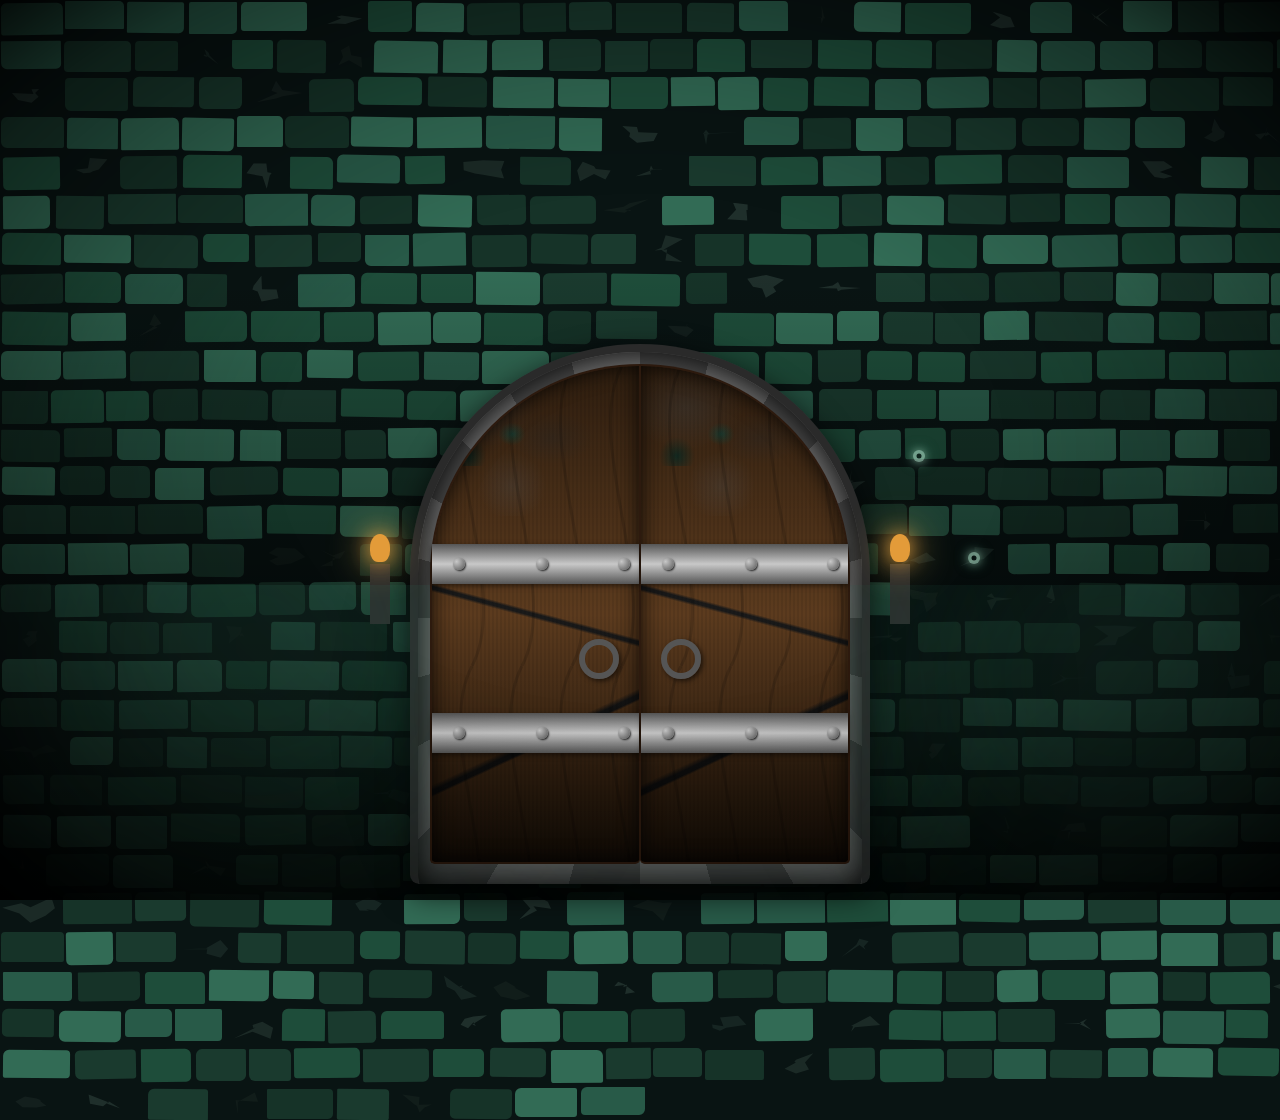
<file: index.html>
<!doctype html>
<html lang="id">
  <head>
    <meta charset="UTF-8" />
    <meta name="viewport" content="width=device-width, initial-scale=1.0" />
    <title>Selamat Datang | Jonathan Gianivan Sulestono</title>

    <link
      href="https://cdn.jsdelivr.net/npm/bootstrap@5.3.3/dist/css/bootstrap.min.css"
      rel="stylesheet"
    />

    <style>
      @import url("https://fonts.googleapis.com/css2?family=Cinzel:wght@400;700;900&family=Cardo:wght@400;700&family=Grenze+Gotisch:wght@400;700&display=swap");

      /* ===== SATU root untuk semua warna, diselaraskan dengan tema hijau portofolio ===== */
      :root {
        /* Palet utama — sama persis dengan style.css portofolio */
        --color-dark: #091413;
        --color-green-dark: #285a48;
        --color-green-mid: #408a71;
        --color-green-light: #b0e4cc;

        /* Batu gerbang */
        --stone-dark: #2a2a2a;
        --stone-light: #6c6c6c;
        --stone-base: #4b4b4b;

        /* Pintu kayu */
        --wood-dark: #2d1a0e;
        --wood-light: #5c3b1e;

        /* Logam */
        --metal: #c8c8c8;
        --metal-dark: #555;

        /* Api obor (tetap oranye, elemen dekoratif alami) */
        --fire-inner: #ffcc6a;
        --fire-outer: #e39b39;

        /* Gulungan kertas (parchment) — nuansa selaras dengan paper theme portofolio */
        --parchment: #f4e4bc;
        --parchment-border: #d4c4a0;
        --parchment-text: #3a2f1f;

        /* Bata dinding — palet hijau sama seperti brick generator portofolio */
        --brick-1: #1a3a2e;
        --brick-2: #285a48;
        --brick-3: #1e4d3a;
        --brick-4: #326b55;
        --brick-5: #163328;
      }

      * {
        box-sizing: border-box;
      }

      body {
        margin: 0;
        min-height: 100vh;
        height: auto;
        display: flex;
        align-items: flex-end;
        justify-content: center;
        padding-bottom: 4vh;
        font-family: "Cardo", serif;
        overflow: hidden;
        perspective: 1500px;
        background-color: var(--color-dark);
      }
      /* ===== Portal Transition Overlay ===== */
      #portalOverlay {
        position: fixed;
        inset: 0;
        z-index: 10000;
        background-color: var(--color-dark);
        opacity: 0;
        visibility: hidden;
        display: flex;
        align-items: center;
        justify-content: center;
        transition:
          opacity 0.6s ease,
          visibility 0.6s ease;
        pointer-events: none;
      }

      #portalOverlay.active {
        opacity: 1;
        visibility: visible;
        pointer-events: all;
      }

      #portalOverlay img {
        width: min(80vw, 600px);
        height: auto;
      }
      #wall {
        position: fixed;
        top: 0;
        left: 0;
        width: 120vw;
        height: 120vh;
        display: flex;
        flex-wrap: wrap;
        align-content: flex-start;
        z-index: -2;
        pointer-events: none;
      }

      .brick {
        box-sizing: border-box;
      }

      body::after {
        content: "";
        position: fixed;
        bottom: 0;
        left: 0;
        width: 100%;
        height: 70%;
        background: linear-gradient(to top, rgba(0, 0, 0, 0.8), transparent);
        pointer-events: none;
        z-index: -1;
      }

      /* ===== Gerbang ===== */
      .castle-gate-container {
        position: relative;
        width: 30vw;
        height: 35.7vw; /* rasio 500/420 dari ukuran asli */
        min-width: 420px;
        min-height: 500px;
        max-width: 1600px;
        max-height: 1714px;
        display: flex;
        justify-content: center;
        align-items: flex-end;
        cursor: pointer;
      }

      .castle-gate-container:focus-visible {
        outline: 3px solid var(--color-green-light);
        outline-offset: 6px;
      }

      /* ===== Warna tambahan untuk tekstur reruntuhan ===== */
      :root {
        --plaster-light: #6b6b6b;
        --plaster-dark: #3a3a3a;
        --crack-dark: #1a1a1a;
        --moss-dark: #1a3a2e;
        --moss-mid: #285a48;
        --rust-dark: #4a2a1a;
        --rust-mid: #8b4513;
      }

      .stone-arch {
        position: absolute;
        inset: -20px;
        border-radius: 240px 240px 10px 10px;
        /* Layered texture: base stone + plaster patches + cracks + moss */
        background:
          /* Base stone conic */
          repeating-conic-gradient(
            from 0deg,
            var(--stone-base) 0deg 15deg,
            var(--stone-light) 15deg 30deg
          ),
          /* Plaster patches - areas that look repaired/smoothed */
          radial-gradient(
              ellipse at 20% 30%,
              var(--plaster-light) 0%,
              transparent 40%
            ),
          radial-gradient(
            ellipse at 70% 25%,
            var(--plaster-dark) 0%,
            transparent 35%
          ),
          radial-gradient(
            ellipse at 40% 70%,
            var(--plaster-light) 0%,
            transparent 30%
          ),
          radial-gradient(
            ellipse at 85% 60%,
            var(--plaster-dark) 0%,
            transparent 25%
          ),
          /* Crack lines - dark veins */
          linear-gradient(
              90deg,
              transparent 45%,
              var(--crack-dark) 45.5%,
              var(--crack-dark) 46%,
              transparent 46.5%
            ),
          linear-gradient(
            45deg,
            transparent 48%,
            var(--crack-dark) 48.2%,
            var(--crack-dark) 48.7%,
            transparent 49%
          ),
          linear-gradient(
            -30deg,
            transparent 50%,
            var(--crack-dark) 50.3%,
            var(--crack-dark) 50.8%,
            transparent 51.5%
          ),
          /* Moss stains - greenish in recesses */
          radial-gradient(
              ellipse at 15% 80%,
              var(--moss-dark) 0%,
              transparent 25%
            ),
          radial-gradient(
            ellipse at 90% 85%,
            var(--moss-mid) 0%,
            transparent 20%
          );
        background-size:
          auto,
          200px 150px,
          180px 140px,
          160px 120px,
          220px 160px,
          100% 100%,
          150% 150%,
          120% 120%,
          180px 140px,
          150px 120px;
        background-repeat: no-repeat;
        box-shadow:
          inset 0 0 30px #000,
          0 10px 30px rgba(0, 0, 0, 0.8);
        z-index: 10;
        pointer-events: none;
        border: 8px solid var(--stone-dark);
        border-bottom: none;
      }

      .door-frame {
        position: relative;
        width: 100%;
        height: 100%;
        border-radius: 220px 220px 5px 5px;
        perspective: 1200px;
        z-index: 99;
      }

      .door-panel {
        position: absolute;
        top: 0;
        width: 50%;
        height: 100%;
        background: var(--wood-light);
        background-image:
          /* Original wood grain */
          url("data:image/svg+xml;utf8,<svg xmlns='http://www.w3.org/2000/svg' width='150' height='300'><path d='M40 0 C0 75 80 225 40 300' stroke='rgba(0,0,0,0.15)' stroke-width='3' fill='none'/><path d='M90 0 C50 75 130 225 90 300' stroke='rgba(0,0,0,0.15)' stroke-width='3' fill='none'/><path d='M140 0 C100 75 180 225 140 300' stroke='rgba(0,0,0,0.15)' stroke-width='3' fill='none'/></svg>"),
          /* Wood grain lines */
          repeating-linear-gradient(
              90deg,
              rgba(0, 0, 0, 0.08) 0px,
              rgba(0, 0, 0, 0.08) 2px,
              transparent 2px,
              transparent 4px
            ),
          /* Base shading */
          linear-gradient(
              to bottom,
              rgba(0, 0, 0, 0.5),
              transparent,
              rgba(0, 0, 0, 0.8)
            ),
          /* Plaster patches on wood - repaired areas */
          radial-gradient(
              ellipse at 25% 30%,
              rgba(107, 107, 107, 0.4) 0%,
              transparent 30%
            ),
          radial-gradient(
            ellipse at 75% 60%,
            rgba(58, 58, 58, 0.35) 0%,
            transparent 25%
          ),
          radial-gradient(
            ellipse at 40% 80%,
            rgba(107, 107, 107, 0.3) 0%,
            transparent 20%
          ),
          /* Crack lines on wood */
          linear-gradient(
              15deg,
              transparent 49%,
              var(--crack-dark) 49.5%,
              var(--crack-dark) 50%,
              transparent 50.5%
            ),
          linear-gradient(
            -25deg,
            transparent 48%,
            var(--crack-dark) 48.3%,
            var(--crack-dark) 48.8%,
            transparent 49.5%
          ),
          /* Moss stains at bottom/recesses */
          radial-gradient(
              ellipse at 30% 90%,
              var(--moss-dark) 0%,
              transparent 15%
            ),
          radial-gradient(
            ellipse at 80% 85%,
            var(--moss-mid) 0%,
            transparent 12%
          );
        background-size:
          150px 300px,
          100% 100%,
          100% 100%,
          180px 140px,
          160px 120px,
          200px 150px,
          100% 100%,
          140% 140%,
          120px 100px,
          100px 80px;
        background-repeat:
          repeat, repeat, no-repeat, no-repeat, no-repeat, no-repeat, no-repeat,
          no-repeat, no-repeat, no-repeat;
        transform-style: preserve-3d;
        transition: transform 1.5s cubic-bezier(0.25, 1, 0.5, 1);
        box-shadow: inset 0 0 20px rgba(0, 0, 0, 0.8);
        display: flex;
        flex-direction: column;
        justify-content: space-around;
        align-items: center;
        border: 2px solid var(--wood-dark);
      }

      .door-panel.left {
        left: 0;
        transform-origin: left center;
        border-radius: 220px 0 5px 5px;
        border-right: 1px solid var(--wood-dark);
      }

      .door-panel.right {
        right: 0;
        transform-origin: right center;
        border-radius: 0 220px 5px 5px;
        border-left: 1px solid var(--wood-dark);
      }

      .metal-band {
        width: 100%;
        height: 40px;
        background:
          linear-gradient(
            to bottom,
            var(--metal-dark),
            var(--metal),
            var(--metal-dark)
          ),
          /* Rust stains */
          radial-gradient(
              ellipse at 10% 50%,
              var(--rust-dark) 0%,
              transparent 25%
            ),
          radial-gradient(
            ellipse at 90% 40%,
            var(--rust-mid) 0%,
            transparent 20%
          ),
          radial-gradient(
            ellipse at 50% 70%,
            var(--rust-dark) 0%,
            transparent 15%
          ),
          /* Pitting texture - fine noise */
          repeating-radial-gradient(
              circle at 30% 30%,
              transparent 0,
              transparent 1px,
              rgba(0, 0, 0, 0.03) 1px,
              rgba(0, 0, 0, 0.03) 2px
            );
        background-size:
          auto,
          80px 50px,
          70px 45px,
          60px 40px,
          20px 20px;
        background-repeat: no-repeat, no-repeat, no-repeat, no-repeat, repeat;
        position: relative;
        box-shadow: 0 2px 5px rgba(0, 0, 0, 0.5);
      }

      .stud {
        width: 12px;
        height: 12px;
        background: radial-gradient(
          circle at 30% 30%,
          var(--metal),
          var(--metal-dark)
        );
        border-radius: 50%;
        position: absolute;
        top: 50%;
        transform: translateY(-50%);
        box-shadow: 1px 1px 2px rgba(0, 0, 0, 0.8);
      }

      .handle-ring {
        width: 40px;
        height: 40px;
        border: 6px solid var(--metal-dark);
        border-radius: 50%;
        position: absolute;
        top: 55%;
        box-shadow: 2px 2px 5px rgba(0, 0, 0, 0.6);
        background: transparent;
      }

      .door-panel.left .handle-ring {
        right: 20px;
      }

      .door-panel.right .handle-ring {
        left: 20px;
      }

      .castle-gate-container.open .door-panel.left {
        transform: rotateY(-110deg);
      }

      .castle-gate-container.open .door-panel.right {
        transform: rotateY(110deg);
      }

      .interior {
        position: absolute;
        inset: 10px;
        background: var(--color-dark);
        border-radius: 210px 210px 5px 5px;
        display: flex;
        justify-content: center;
        align-items: center;
        overflow: hidden;
        box-shadow: inset 0 0 100px #000;
      }

      .interior::before {
        content: "";
        position: absolute;
        width: 100%;
        height: 100%;
        background: radial-gradient(
          circle,
          rgba(64, 138, 113, 0.25) 0%,
          transparent 70%
        );
        animation: flicker 3s infinite alternate;
      }

      .scroll-paper {
        margin-top: 100px;
        position: relative;
        width: 80%;
        background: var(--parchment);
        padding: 40px 30px;
        border-radius: 5px;
        box-shadow:
          0 10px 30px rgba(0, 0, 0, 0.8),
          inset 0 0 30px rgba(64, 138, 113, 0.15);
        text-align: center;
        transform: scale(0.8) translateY(20px);
        opacity: 0;
        pointer-events: none;
        transition: all 1s ease 0.5s;
        border: 1px solid var(--parchment-border);
        z-index: 999;
      }

      .castle-gate-container.open .scroll-paper {
        transform: scale(1) translateY(0);
        opacity: 1;
        pointer-events: auto;
      }

      .shield-logo {
        width: 80px;
        height: 90px;
        background: linear-gradient(
          135deg,
          var(--color-green-mid),
          var(--color-green-dark)
        );
        margin: 0 auto 20px;
        clip-path: polygon(50% 0, 100% 20%, 100% 80%, 50% 100%, 0 80%, 0 20%);
        display: flex;
        justify-content: center;
        align-items: center;
        box-shadow: 0 5px 15px rgba(0, 0, 0, 0.5);
      }
      .shield-logo:hover {
        transform: scale(1.2);
      }
      .shield-logo img {
        width: 60%;
        opacity: 0.9;
      }

      .scroll-paper h2 {
        font-family: "Grenze Gotisch", cursive;
        color: var(--color-dark);
        font-weight: bold;
        text-transform: uppercase;
        letter-spacing: 2px;
        margin-bottom: 12px;
        border-bottom: 2px solid var(--color-green-dark);
        display: inline-block;
        padding-bottom: 5px;
      }

      .scroll-paper p {
        color: var(--parchment-text);
        font-size: 0.95rem;
        margin-bottom: 25px;
        font-style: italic;
      }

      .btn-wax {
        background: radial-gradient(
          circle at 30% 30%,
          var(--color-green-mid),
          var(--color-green-dark)
        );
        color: #fff;
        border: none;
        width: 100%;
        padding: 12px;
        border-radius: 5px;
        box-shadow:
          0 4px 0 var(--color-dark),
          0 5px 10px rgba(0, 0, 0, 0.4);
        position: relative;
        transition: all 0.2s;
        text-transform: uppercase;
        letter-spacing: 1px;
        font-family: "Cinzel", serif;
        font-weight: 700;
        cursor: pointer;
        z-index: 999;
      }

      .btn-wax:hover {
        transform: translateY(2px);
        box-shadow:
          0 2px 0 var(--color-dark),
          0 3px 5px rgba(0, 0, 0, 0.4);
        background: radial-gradient(
          circle at 30% 30%,
          var(--color-green-light),
          var(--color-green-mid)
        );
        color: var(--color-dark);
      }

      .btn-wax:active {
        transform: translateY(4px);
        box-shadow: none;
      }

      /* ---------------- TORCHES & PARTICLES ---------------- */
      .torch {
        position: absolute;
        top: 200px;
        width: 20px;
        height: 60px;
        background: var(--stone-dark);
        z-index: 20;
      }

      .torch.left {
        left: -60px;
      }

      .torch.right {
        right: -60px;
      }

      .flame {
        position: absolute;
        top: -30px;
        left: 50%;
        transform: translateX(-50%);
        width: 20px;
        height: 28px;
        background: var(--fire-outer);
        border-radius: 50% 50% 40% 40%;
        box-shadow:
          0 0 20px var(--fire-outer),
          0 0 40px var(--fire-inner);
        animation: burn 0.5s infinite alternate;
        transform-origin: center bottom;
      }

      @keyframes burn {
        0% {
          transform: translate(-50%, 0) scale(1) rotate(-2deg);
          opacity: 0.85;
        }
        50% {
          transform: translate(-50%, -10px) scale(1.15) rotate(2deg);
          opacity: 1;
        }
        100% {
          transform: translate(-50%, -20px) scale(1.25) rotate(-1deg);
          opacity: 0.9;
        }
      }

      @keyframes flicker {
        0% {
          opacity: 0.8;
        }
        100% {
          opacity: 0.5;
        }
      }

      .particle {
        position: absolute;
        background: rgba(176, 228, 204, 0.6);
        border-radius: 50%;
        pointer-events: none;
        z-index: 30;
        animation: floatUp 1.5s ease-out forwards;
      }

      @keyframes floatUp {
        0% {
          transform: translateY(0) scale(1);
          opacity: 0;
        }
        20% {
          opacity: 0.8;
        }
        100% {
          transform: translateY(-50px) scale(2);
          opacity: 0;
        }
      }

      /* ---------------- DUNGEON AMBIENCE ---------------- */
      .dungeon-vignette {
        position: fixed;
        inset: 0;
        pointer-events: none;
        z-index: 100;
        background: radial-gradient(
          ellipse at center,
          transparent 40%,
          rgba(0, 0, 0, 0.15) 60%,
          rgba(0, 0, 0, 0.45) 85%,
          rgba(0, 0, 0, 0.85) 100%
        );
      }

      .dungeon-fog {
        position: fixed;
        bottom: 0;
        left: 0;
        width: 100%;
        height: 35vh;
        pointer-events: none;
        z-index: 90;
        overflow: hidden;
      }

      .dungeon-fog__blob {
        position: absolute;
        bottom: -10vw;
        border-radius: 50%;
        filter: blur(70px);
        opacity: 0.2;
        will-change: transform;
        animation: fog-drift 30s ease-in-out infinite alternate;
      }

      .dungeon-fog__blob:nth-child(1) {
        width: 60vw;
        height: 60vw;
        left: -10%;
        background: radial-gradient(
          circle,
          var(--color-green-mid),
          transparent 70%
        );
        animation-duration: 35s;
      }

      .dungeon-fog__blob:nth-child(2) {
        width: 50vw;
        height: 50vw;
        left: 30%;
        background: radial-gradient(
          circle,
          var(--color-green-dark),
          transparent 70%
        );
        animation-duration: 42s;
        animation-delay: -12s;
      }

      .dungeon-fog__blob:nth-child(3) {
        width: 55vw;
        height: 55vw;
        left: 60%;
        background: radial-gradient(
          circle,
          var(--color-green-mid),
          transparent 70%
        );
        animation-duration: 38s;
        animation-delay: -20s;
      }

      @keyframes fog-drift {
        0% {
          transform: translateX(0) scale(1);
          opacity: 0.15;
        }
        50% {
          transform: translateX(12vw) scale(1.08);
          opacity: 0.25;
        }
        100% {
          transform: translateX(-5vw) scale(0.95);
          opacity: 0.18;
        }
      }

      .dungeon-eyes {
        position: fixed;
        inset: 0;
        pointer-events: none;
        z-index: 95;
      }

      .dungeon-eye {
        position: absolute;
        width: 12px;
        height: 12px;
        border-radius: 50%;
        background: var(--color-green-light);
        box-shadow:
          0 0 8px var(--color-green-light),
          0 0 16px var(--color-green-mid);
        opacity: 0;
        transform: scale(0.4);
        transition:
          opacity 0.8s ease,
          transform 0.8s ease;
      }

      .dungeon-eye.visible {
        opacity: 0.6;
        transform: scale(1);
      }

      .dungeon-eye .dungeon-eye-pupil {
        position: absolute;
        top: 50%;
        left: 50%;
        transform: translate(-50%, -50%);
        width: 5px;
        height: 5px;
        border-radius: 50%;
        background: var(--color-dark);
      }

      @media (prefers-reduced-motion: reduce) {
        .dungeon-fog__blob {
          animation: none;
          opacity: 0.1;
        }

        .dungeon-eye {
          transition: none;
        }

        .dungeon-eye.visible {
          opacity: 0.4;
          transform: scale(1);
        }
      }

      /* ---------------- FADE OUT SAAT PINDAH HALAMAN ---------------- */
      .page-fade {
        position: fixed;
        inset: 0;
        background: var(--color-dark);
        opacity: 0;
        pointer-events: none;
        transition: opacity 0.6s ease;
        z-index: 9999;
      }

      .page-fade.active {
        opacity: 1;
        pointer-events: auto;
      }
      .shield-logo .shield-initials {
        font-family: "Grenze Gotisch", cursive;
        font-weight: 900;
        font-size: 3rem;
        color: var(--color-green-light);
        letter-spacing: 1px;
        user-select: none;
      }
      @media (max-width: 768px) {
        body {
          align-items: center;
          justify-content: center;
          padding-bottom: 0;
        }

        .door-frame,
        .stone-arch,
        .torch {
          display: none !important;
          pointer-events: none !important;
        }

        .castle-gate-container {
          width: min(90vw, 420px) !important;
          height: auto !important;
          padding: 20px;
          display: flex;
          justify-content: center;
          align-items: flex-start;
        }

        /* bayangan gelap dipindah ke wall, tidak lagi ikut ukuran gerbang */
        #wall::after {
          content: "";
          position: fixed;
          inset: 0;
          background: rgba(9, 20, 19, 0.85);
          pointer-events: none;
          z-index: -1;
        }

        .interior {
          position: relative;
          inset: 0;
          width: 100%;
          border-radius: 10px;
          background: transparent;
          padding: 20px;
          box-shadow: none;
        }

        .scroll-paper {
          margin-top: 0 !important;
          transform: scale(1) translateY(0) !important;
          opacity: 1 !important;
          pointer-events: auto !important;
          width: 100% !important;
        }
      }
    </style>
  </head>

  <body>
    <div id="wall"></div>
    <div class="dungeon-vignette" aria-hidden="true"></div>
    <div class="dungeon-fog" aria-hidden="true">
      <div class="dungeon-fog__blob"></div>
      <div class="dungeon-fog__blob"></div>
      <div class="dungeon-fog__blob"></div>
    </div>
    <div class="dungeon-eyes" id="dungeonEyes" aria-hidden="true"></div>
    <div class="page-fade" id="pageFade"></div>
    <div id="portalOverlay">
      <img src="assets/Portal.svg" alt="Portal" id="portalImg" />
    </div>
    <div
      class="castle-gate-container"
      id="castleGate"
      role="button"
      tabindex="0"
      aria-label="Buka gerbang untuk masuk ke portofolio"
    >
      <div class="torch left"><div class="flame"></div></div>
      <div class="torch right"><div class="flame"></div></div>
      <div class="stone-arch"></div>

      <div class="interior">
        <div class="scroll-paper">
          <div class="shield-logo" id="closeBtn">
            <span id="closeDoor" class="shield-initials">JG</span>
          </div>
          <h2>Selamat Datang</h2>
          <p>Klik tombol di bawah untuk melanjutkan.</p>
          <button class="btn-wax" type="button" id="enterBtn">Masuk</button>
        </div>
      </div>

      <div class="door-frame">
        <div class="door-panel left">
          <div class="metal-band" style="top: 15%">
            <div class="stud" style="left: 10%"></div>
            <div class="stud" style="left: 50%"></div>
            <div class="stud" style="left: 90%"></div>
          </div>
          <div class="handle-ring"></div>
          <div class="metal-band" style="bottom: 1%">
            <div class="stud" style="left: 10%"></div>
            <div class="stud" style="left: 50%"></div>
            <div class="stud" style="left: 90%"></div>
          </div>
        </div>
        <div class="door-panel right">
          <div class="metal-band" style="top: 15%">
            <div class="stud" style="left: 10%"></div>
            <div class="stud" style="left: 50%"></div>
            <div class="stud" style="left: 90%"></div>
          </div>
          <div class="handle-ring"></div>
          <div class="metal-band" style="bottom: 1%">
            <div class="stud" style="left: 10%"></div>
            <div class="stud" style="left: 50%"></div>
            <div class="stud" style="left: 90%"></div>
          </div>
        </div>
      </div>
    </div>

    <script>
      const PORTFOLIO_URL = "portfolio.html";

      const gate = document.getElementById("castleGate");
      const closeBtn = document.getElementById("closeBtn");
      const enterBtn = document.getElementById("enterBtn");
      const pageFade = document.getElementById("pageFade");

      let isOpen = false;

      function createParticles() {
        for (let i = 0; i < 20; i++) {
          const p = document.createElement("div");
          p.classList.add("particle");
          const x = gate.offsetWidth / 2 + (Math.random() * 100 - 50);
          const y = gate.offsetHeight - 20;
          p.style.left = x + "px";
          p.style.top = y + "px";
          p.style.width = Math.random() * 6 + 2 + "px";
          p.style.height = p.style.width;
          gate.appendChild(p);
          setTimeout(() => p.remove(), 1500);
        }
      }

      // Klik gerbang -> buka gerbang, muncul kartu "Masuk"
      function openGate() {
        if (!isOpen) {
          isOpen = true;
          gate.classList.add("open");
          createParticles();
        }
      }
      function closeGate(e) {
        e.stopPropagation();

        const scrollPaper = gate.querySelector(".scroll-paper");

        // 1. Popup memudar dulu
        scrollPaper.style.transition = "all 0.4s ease";
        scrollPaper.style.opacity = "0";
        scrollPaper.style.transform = "scale(0.8) translateY(20px)";

        // 2. Setelah popup hilang, baru pintu ditutup
        setTimeout(() => {
          isOpen = false;
          gate.classList.remove("open");

          // reset inline style biar animasi buka berikutnya normal lagi (pakai CSS class)
          scrollPaper.style.transition = "";
          scrollPaper.style.opacity = "";
          scrollPaper.style.transform = "";
        }, 400);
      }
      gate.addEventListener("click", openGate);
      gate.addEventListener("mouseenter", openGate);

      gate.addEventListener("keydown", (e) => {
        if (e.key === "Enter" || e.key === " ") {
          e.preventDefault();
          openGate();
        }
      });
      closeBtn.addEventListener("click", closeGate);
      // Klik "Masuk" -> muncul portal (enter), lalu pindah ke halaman portofolio
      enterBtn.addEventListener("click", (e) => {
        e.stopPropagation();
        const portalOverlay = document.getElementById("portalOverlay");
        portalOverlay.classList.add("active", "portal-enter");

        // Screen shake effect
        document.body.classList.add("portal-shaking");
        setTimeout(() => document.body.classList.remove("portal-shaking"), 150);

        setTimeout(() => {
          portalOverlay.classList.remove("active", "portal-enter");
          window.location.href = PORTFOLIO_URL;
        }, 900); // sesuaikan dengan durasi animasi portal
      });

      // Reset portal state on page show (back button / bfcache)
      window.addEventListener("pageshow", (e) => {
        const portalOverlay = document.getElementById("portalOverlay");
        if (portalOverlay)
          portalOverlay.classList.remove(
            "active",
            "portal-enter",
            "portal-exit",
          );
      });

      // Cegah klik di dalam kartu ikut membuka/menutup gerbang
      document.querySelectorAll(".scroll-paper").forEach((el) => {
        el.addEventListener("click", (e) => e.stopPropagation());
      });

      // ===== Mata mengintip - sekali saja per sesi =====
      (function () {
        const container = document.getElementById("dungeonEyes");
        if (!container) return;
        if (sessionStorage.getItem("dungeonEyesShown")) return;

        const count = 4;
        const eyes = [];
        for (let i = 0; i < count; i++) {
          const eye = document.createElement("div");
          eye.className = "dungeon-eye";
          const x = 10 + Math.random() * 80;
          const y = 15 + Math.random() * 60;
          eye.style.left = x + "%";
          eye.style.top = y + "%";
          const pupil = document.createElement("span");
          pupil.className = "dungeon-eye-pupil";
          eye.appendChild(pupil);
          container.appendChild(eye);
          eyes.push(eye);
        }

        const wall = document.getElementById("wall");
        if (!wall) return;
        const observer = new IntersectionObserver(
          (entries, obs) => {
            entries.forEach((entry) => {
              if (!entry.isIntersecting) return;
              eyes.forEach((eye, i) => {
                setTimeout(() => eye.classList.add("visible"), i * 350);
              });
              setTimeout(() => {
                eyes.forEach((eye, i) => {
                  setTimeout(() => eye.classList.remove("visible"), i * 200);
                });
              }, 3000);
              sessionStorage.setItem("dungeonEyesShown", "true");
              obs.unobserve(entry.target);
            });
          },
          { threshold: 0.1 },
        );
        observer.observe(wall);
      })();
    </script>

    <script>
      document.addEventListener("DOMContentLoaded", () => {
        const wall = document.getElementById("wall");
        const colors = [
          "var(--brick-1)",
          "var(--brick-2)",
          "var(--brick-3)",
          "var(--brick-4)",
          "var(--brick-5)",
        ];

        // ===== Unified Wall Generator =====
        // 70% solid, 15% hole (skip), 15% ruin (clip-path/opacity)
        function buildWall() {
          wall.innerHTML = "";

          const avgBrickWidth = 55;
          const avgBrickHeight = 34;

          // Cap to visible area + small buffer only
          const maxCols = Math.ceil(window.innerWidth / avgBrickWidth) + 4;
          const maxRows = Math.ceil(window.innerHeight / avgBrickHeight) + 4;
          const cols = maxCols;
          const rows = maxRows;

          const fragment = document.createDocumentFragment();

          // Deterministic pseudo-random per cell (seeded by row/col)
          function cellRandom(row, col, salt) {
            let x = Math.sin(row * 12.9898 + col * 78.233 + salt) * 43758.5453;
            return x - Math.floor(x);
          }

          for (let row = 0; row < rows; row++) {
            for (let col = 0; col < cols; col++) {
              const rand = cellRandom(row, col, 0);

              // 15% hole - skip this cell entirely (gap kosong)
              if (rand < 0.15) continue;

              const brick = document.createElement("div");
              brick.classList.add("brick");

              // Vary size slightly
              const width = Math.floor(30 * cellRandom(row, col, 1)) + 40;
              const height = Math.floor(6 * cellRandom(row, col, 2)) + 28;
              brick.style.width = `${width}px`;
              brick.style.height = `${height}px`;

              // Base color
              const colorIdx = Math.floor(
                cellRandom(row, col, 3) * colors.length,
              );
              brick.style.backgroundColor = colors[colorIdx];

              // 15% ruin bricks - irregular clip-path, lower opacity
              const ruinRand = cellRandom(row, col, 4);
              if (ruinRand < 0.15) {
                brick.classList.add("ruin");
                brick.dataset.ruin = "true";
                // Ruin brick: irregular polygon clip-path + reduced opacity
                const pts = [];
                // Generate 8-point irregular polygon around center
                for (let p = 0; p < 8; p++) {
                  const angle = (p / 8) * Math.PI * 2;
                  const radiusVariation =
                    0.4 + 0.6 * cellRandom(row, col, 5 + p);
                  const rx = 0.5 + (radiusVariation - 0.5) * Math.cos(angle);
                  const ry = 0.5 + (radiusVariation - 0.5) * Math.sin(angle);
                  pts.push(`${rx * 100}% ${ry * 100}%`);
                }
                brick.style.clipPath = `polygon(${pts.join(", ")})`;
                brick.style.opacity = "0.35";
                brick.style.filter = "grayscale(0.6)";
              } else {
                // Normal brick: random border-radius
                const b1 = Math.floor(cellRandom(row, col, 13) * 6) + 1;
                const b2 = Math.floor(cellRandom(row, col, 14) * 6) + 1;
                const b3 = Math.floor(cellRandom(row, col, 15) * 6) + 1;
                const b4 = Math.floor(cellRandom(row, col, 16) * 6) + 1;
                brick.style.borderRadius =
                  b1 + "px " + b2 + "px " + b3 + "px " + b4 + "px";
              }

              const rotation = (cellRandom(row, col, 17) * 2 - 1).toFixed(1);
              brick.style.transform = "rotate(" + rotation + "deg)";

              const marginX = Math.floor(cellRandom(row, col, 18) * 3) + 1;
              const marginY = Math.floor(cellRandom(row, col, 19) * 3) + 1;
              brick.style.margin = marginY + "px " + marginX + "px";

              fragment.appendChild(brick);
            }
          }

          wall.appendChild(fragment);
        }

        buildWall();

        // Bangun ulang tembok saat ukuran layar berubah (debounced)
        let resizeTimer;
        window.addEventListener("resize", () => {
          clearTimeout(resizeTimer);
          resizeTimer = setTimeout(buildWall, 300);
        });
      });
    </script>
  </body>
</html>
</file>
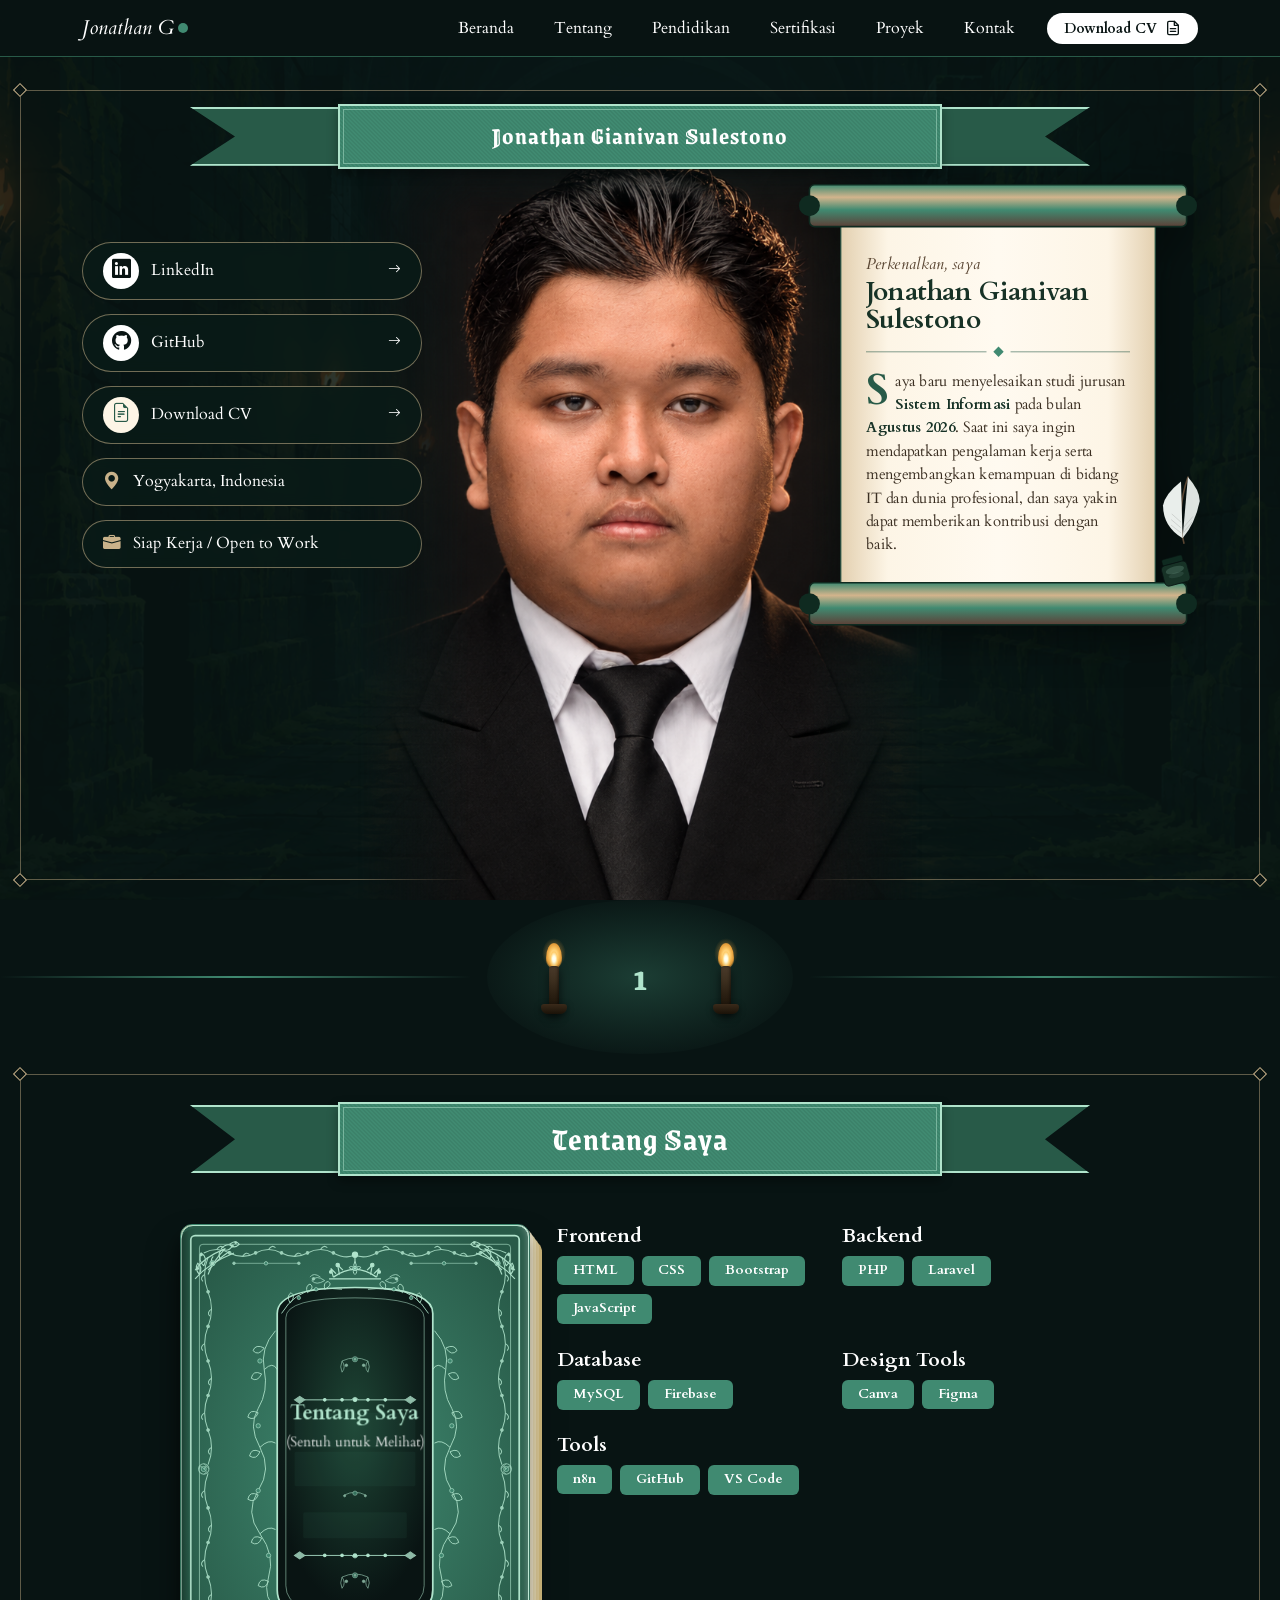
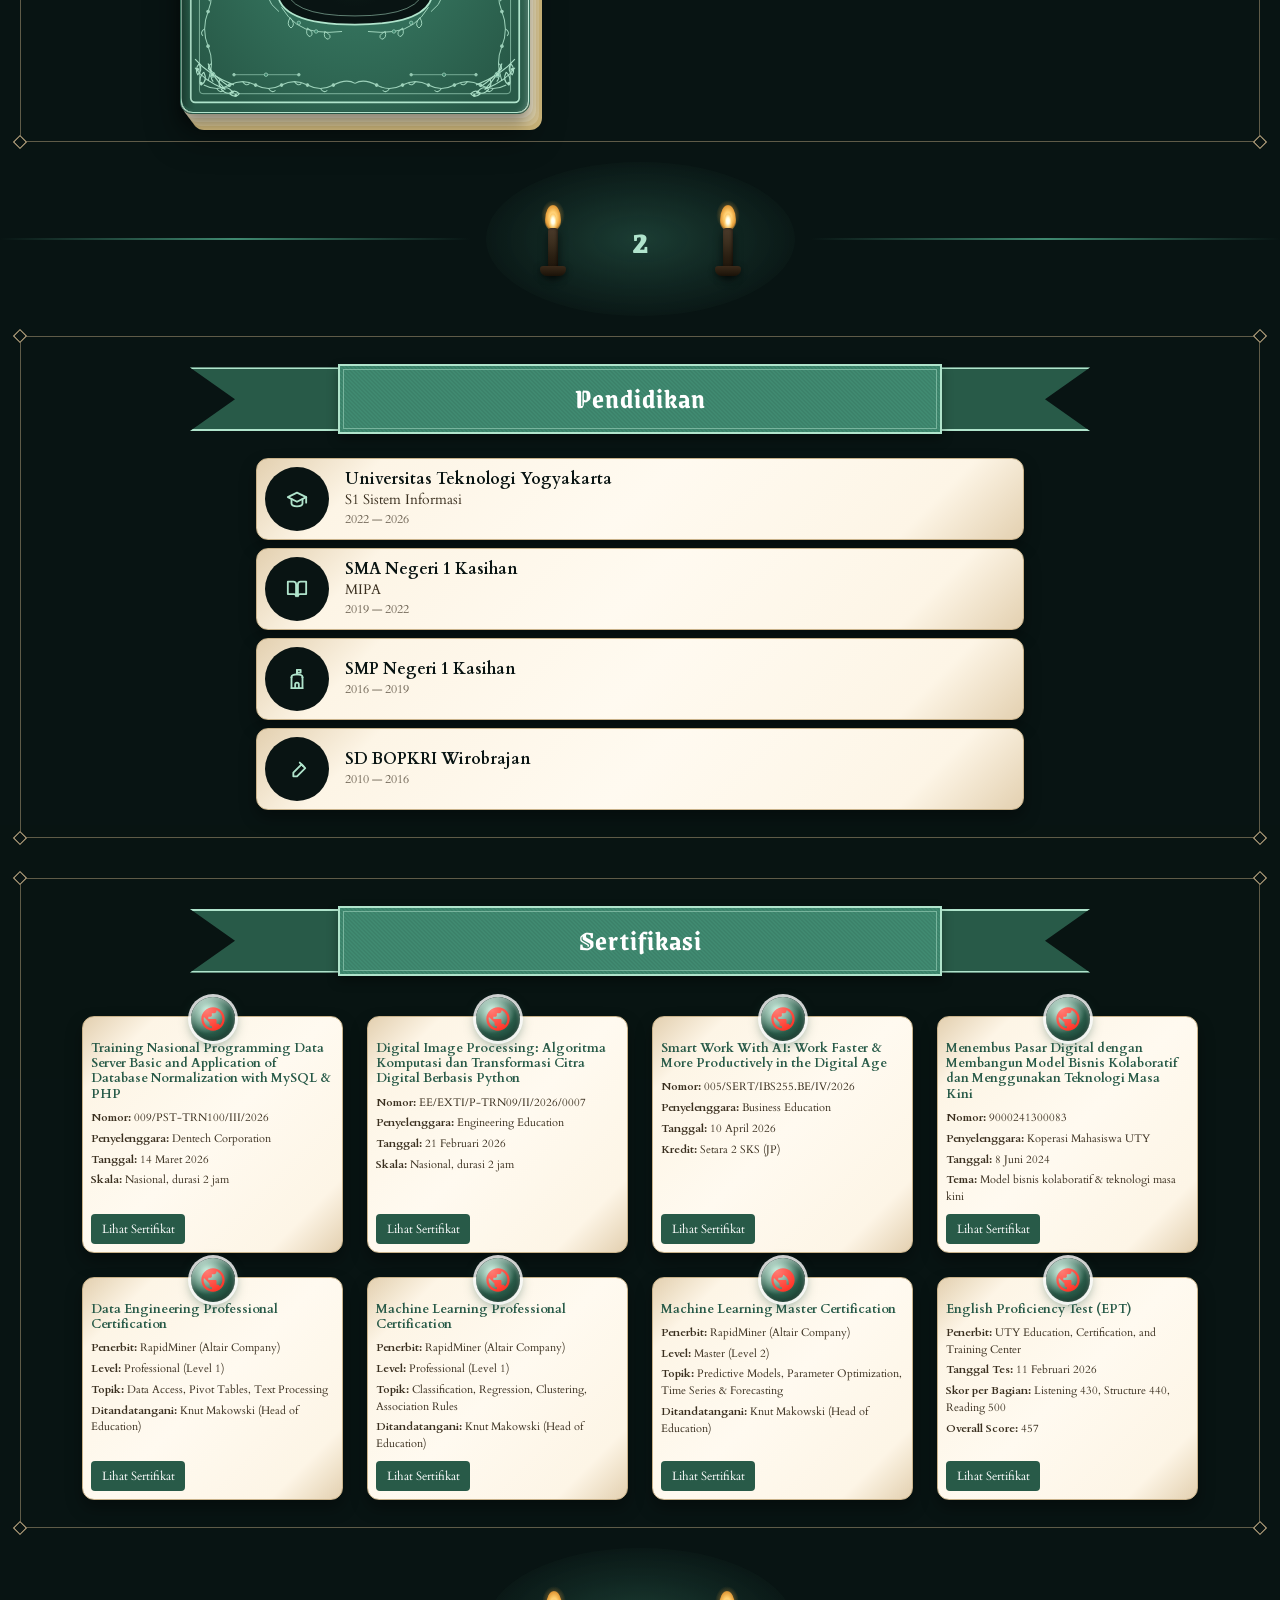
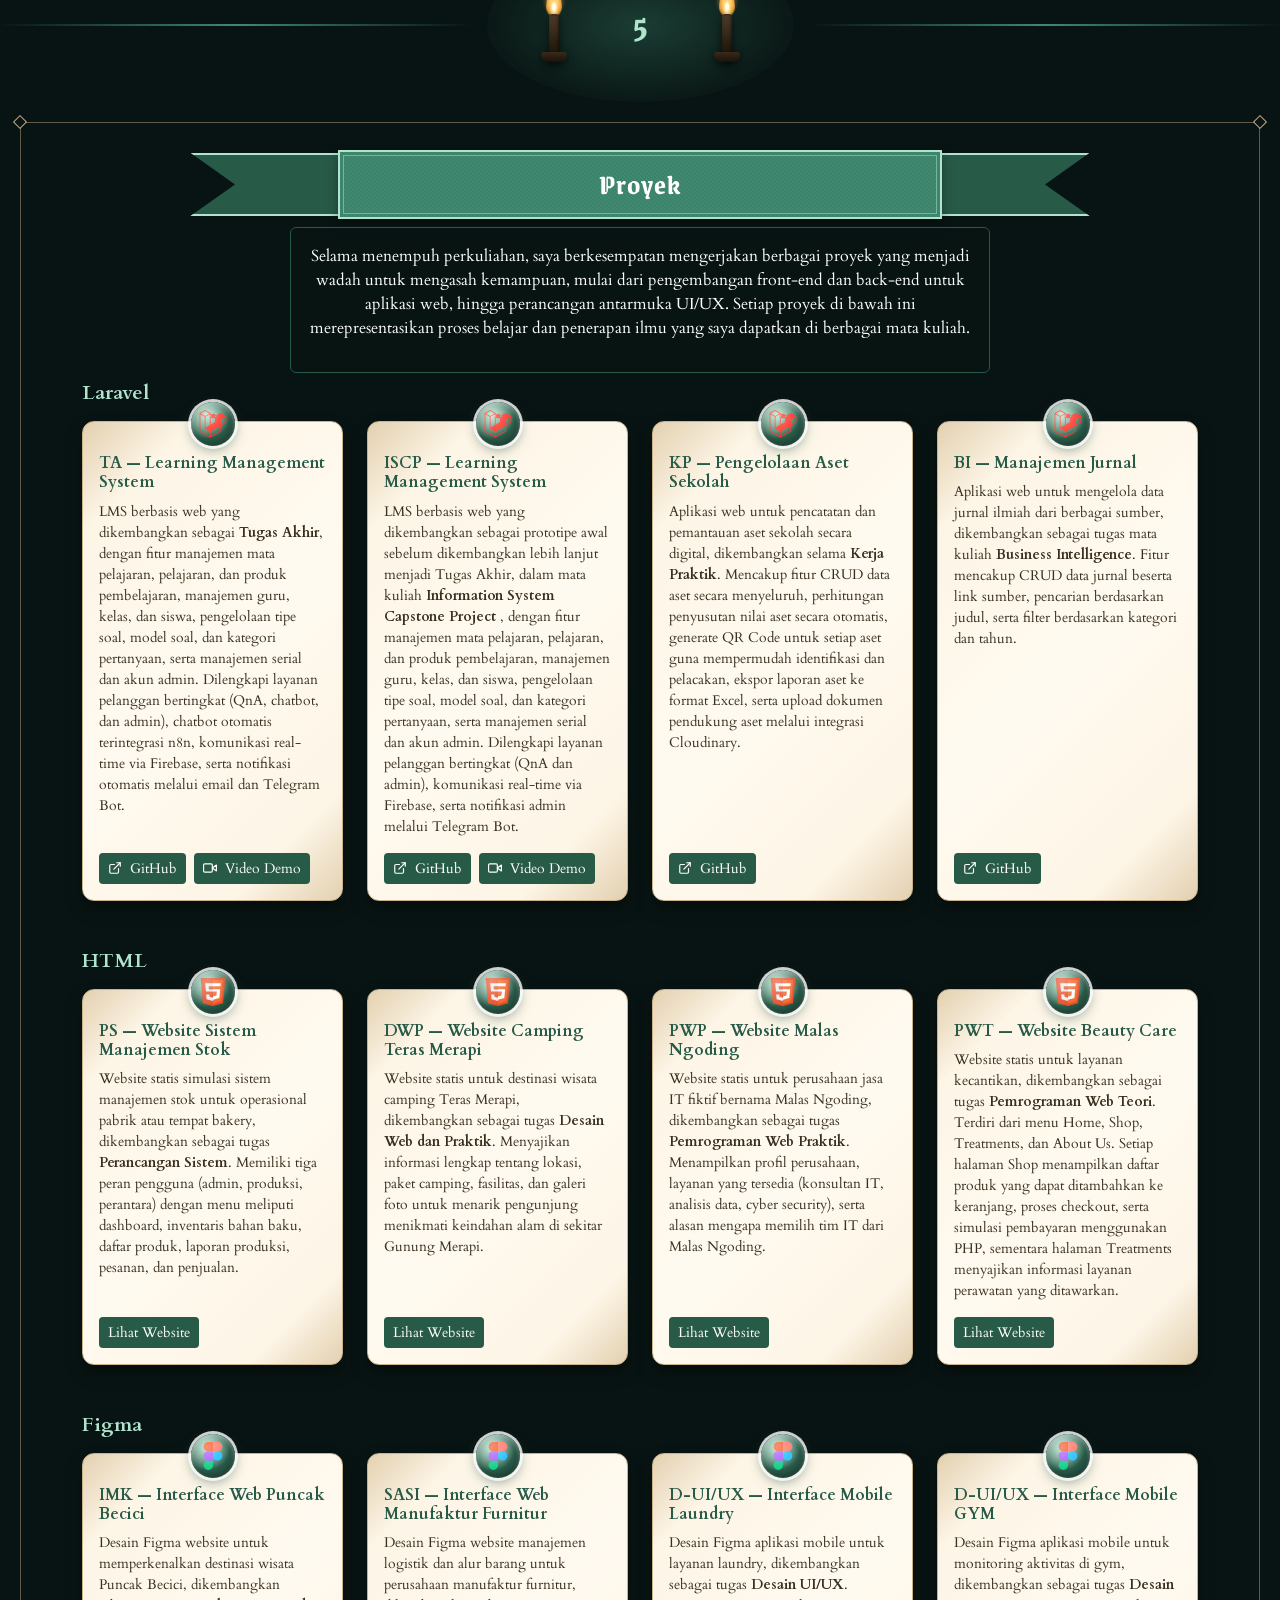
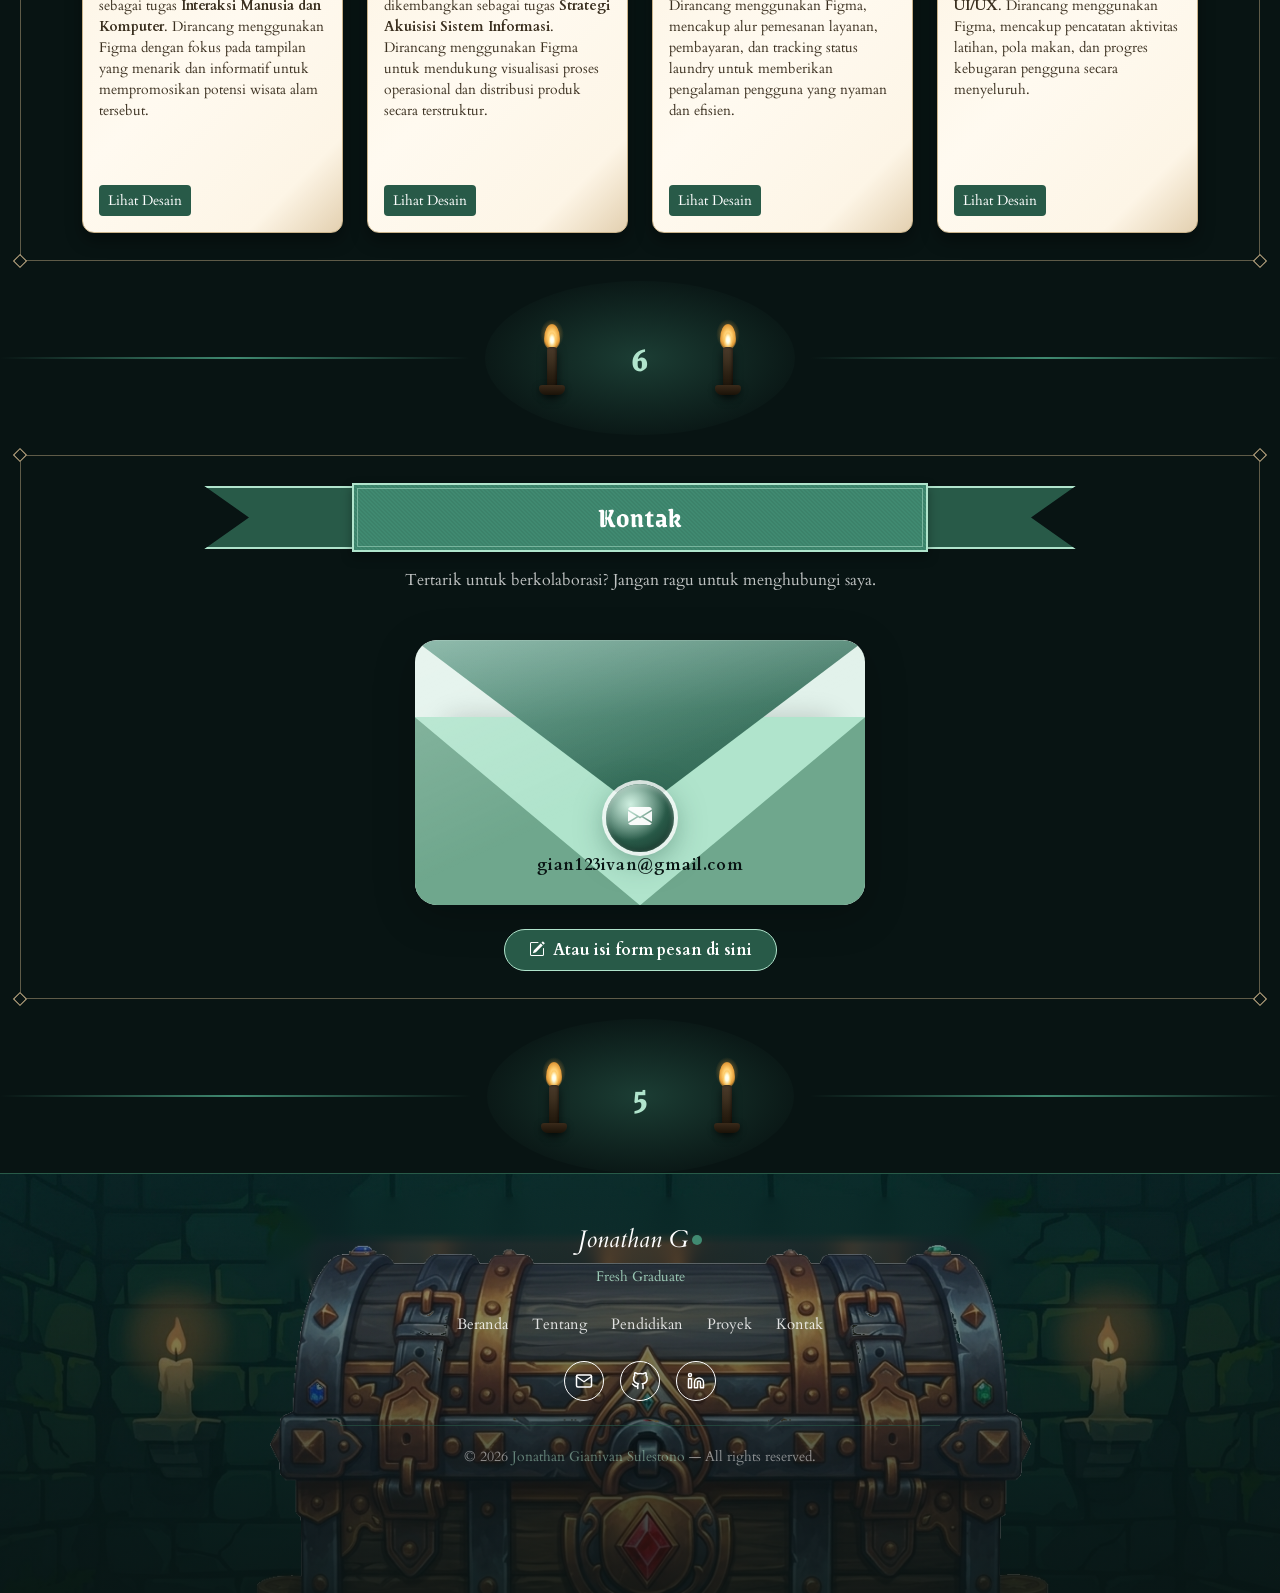
<file: portfolio.html>
<!doctype html>
<html lang="id">
  <head>
    <meta charset="UTF-8" />
    <meta name="viewport" content="width=device-width, initial-scale=1.0" />
    <title>Portfolio - Jonathan Gianivan Sulestono</title>

    <link
      href="https://cdn.jsdelivr.net/npm/bootstrap@5.3.3/dist/css/bootstrap.min.css"
      rel="stylesheet"
    />
    <link rel="stylesheet" href="style.css" />
    <link rel="preconnect" href="https://fonts.googleapis.com" />
    <link rel="preconnect" href="https://fonts.gstatic.com" crossorigin />

    <link
      href="https://fonts.googleapis.com/css2?family=Cardo:wght@400;700&family=Grenze+Gotisch:wght@400;700&display=swap"
      rel="stylesheet"
    />
    <link
      href="https://cdn.jsdelivr.net/npm/bootstrap-icons@1.11.3/font/bootstrap-icons.min.css"
      rel="stylesheet"
    />
    <!-- AOS (Animate On Scroll) -->
    <link
      href="https://cdn.jsdelivr.net/npm/aos@2.3.4/dist/aos.css"
      rel="stylesheet"
    />
  </head>

  <body>
    <!-- Portal Transition Overlay -->
    <div id="portalOverlay">
      <img src="assets/Portal.svg" alt="Portal" id="portalImg" />
    </div>

    <!-- Navigation -->
    <nav class="navbar navbar-expand-md navbar-dark fixed-top">
      <div class="container">
        <a href="#hero" class="navbar-brand d-flex align-items-center">
          <span class="logo-text">Jonathan G</span
          ><span class="logo-dot"></span>
        </a>
        <button
          class="navbar-toggler"
          type="button"
          data-bs-toggle="collapse"
          data-bs-target="#navMobile"
          aria-controls="navMobile"
          aria-expanded="false"
          aria-label="Toggle navigation"
        >
          <span class="navbar-toggler-icon"></span>
        </button>
        <div class="collapse navbar-collapse" id="navMobile">
          <ul
            class="navbar-nav ms-auto align-items-md-center gap-md-4 gap-2 py-2 py-md-0"
          >
            <li class="nav-item">
              <a class="nav-link" href="#hero">Beranda</a>
            </li>
            <li class="nav-item">
              <a class="nav-link" href="#about">Tentang</a>
            </li>
            <li class="nav-item">
              <a class="nav-link" href="#education">Pendidikan</a>
            </li>
            <li class="nav-item">
              <a class="nav-link" href="#certifications">Sertifikasi</a>
            </li>
            <li class="nav-item">
              <a class="nav-link" href="#projects">Proyek</a>
            </li>
            <li class="nav-item">
              <a class="nav-link" href="#contact">Kontak</a>
            </li>
            <li class="nav-item">
              <a
                href="https://drive.google.com/drive/folders/1d1fPXyRe5qiMPFdgeSohhl-_ti7739BQ?usp=sharing"
                target="_blank"
                rel="noopener noreferrer"
                class="btn btn-cv-nav btn-sm px-3 d-inline-flex align-items-center gap-2"
              >
                Download CV
                <svg
                  width="16"
                  height="16"
                  viewBox="0 0 24 24"
                  fill="none"
                  stroke="currentColor"
                  stroke-width="2"
                  stroke-linecap="round"
                  stroke-linejoin="round"
                >
                  <path
                    d="M14 2H6a2 2 0 0 0-2 2v16a2 2 0 0 0 2 2h12a2 2 0 0 0 2-2V8z"
                  />
                  <polyline points="14 2 14 8 20 8" />
                  <line x1="16" y1="13" x2="8" y2="13" />
                  <line x1="16" y1="17" x2="8" y2="17" />
                </svg>
              </a>
            </li>
          </ul>
        </div>
      </div>
    </nav>

    <!-- Hero Section -->
    <!-- Hero Section: ganti seluruh <section id="hero"> ... </section> dengan ini -->
    <!-- ===== Hero Section: ganti seluruh <section id="hero"> ... </section> dengan ini ===== -->
    <!-- Perubahan: foto dipindah ke dalam .hero-inner (di bawah ribbon), <style> inline dihapus
     (CSS-nya sudah ada di hero.css), viewBox SVG di-crop simetris, pena dipindah ke luar area teks. -->
    <section id="hero" class="hero">
      <!-- Bingkai emas + ornamen sudut -->
      <div class="hero-frame" aria-hidden="true">
        <i class="c tl"></i><i class="c tr"></i><i class="c bl"></i
        ><i class="c br"></i>
      </div>

      <div class="container-xl hero-inner">
        <!-- Ribbon nama -->
        <div class="d-flex justify-content-center">
          <div
            class="title-ribbon-wrapper"
            data-aos="fade-down"
            data-aos-duration="900"
          >
            <div class="title-ribbon-tail-left"></div>
            <h1 class="title-ribbon-main fs-4 mb-0">
              Jonathan Gianivan Sulestono
            </h1>
            <div class="title-ribbon-tail-right"></div>
          </div>
        </div>

        <!-- Foto (tetap jadi link portal ke index.html) -->
        <div class="hero-photo" data-aos="fade-in" data-aos-duration="1200">
          <a
            href="index.html"
            id="photoPortalLink"
            aria-label="Kembali ke gerbang"
          >
            <img src="assets/foto-hero.png" alt="Jonathan Gianivan Sulestono" />
          </a>
        </div>

        <div class="hero-grid">
          <!-- KIRI: tautan + info singkat -->
          <div
            class="hero-links"
            data-aos="fade-right"
            data-aos-duration="900"
            data-aos-delay="250"
          >
            <a
              class="hero-link"
              href="https://linkedin.com/in/jonathan-gianivan-sulestono"
              target="_blank"
              rel="noopener noreferrer"
            >
              <span class="hero-link-icon hero-link-icon--light"
                ><i class="bi bi-linkedin"></i
              ></span>
              <span class="hero-link-label">LinkedIn</span>
              <i class="bi bi-arrow-right hero-link-arrow"></i>
            </a>
            <a
              class="hero-link"
              href="https://github.com/JG1van"
              target="_blank"
              rel="noopener noreferrer"
            >
              <span class="hero-link-icon hero-link-icon--light"
                ><i class="bi bi-github"></i
              ></span>
              <span class="hero-link-label">GitHub</span>
              <i class="bi bi-arrow-right hero-link-arrow"></i>
            </a>
            <a
              class="hero-link"
              href="https://drive.google.com/drive/folders/1d1fPXyRe5qiMPFdgeSohhl-_ti7739BQ?usp=sharing"
              target="_blank"
              rel="noopener noreferrer"
            >
              <span class="hero-link-icon hero-link-icon--paper"
                ><i class="bi bi-file-earmark-text"></i
              ></span>
              <span class="hero-link-label">Download CV</span>
              <i class="bi bi-arrow-right hero-link-arrow"></i>
            </a>

            <div class="hero-pill">
              <i class="bi bi-geo-alt-fill"></i
              ><span>Yogyakarta, Indonesia</span>
            </div>
            <div class="hero-pill">
              <i class="bi bi-briefcase-fill"></i
              ><span>Siap Kerja / Open to Work</span>
            </div>
          </div>

          <!-- KANAN: gulungan perkamen -->
          <div
            class="hero-scroll"
            data-aos="fade-left"
            data-aos-duration="1000"
            data-aos-delay="350"
          >
            <!-- viewBox "40 25 420 450": pusat (250,250) = pusat gulungan -> simetris kiri-kanan & atas-bawah -->
            <svg
              class="hero-scroll-svg"
              viewBox="40 25 420 450"
              xmlns="http://www.w3.org/2000/svg"
              role="img"
              aria-label="Perkenalan Jonathan Gianivan Sulestono"
            >
              <defs>
                <linearGradient
                  id="introPaperGrad"
                  x1="0%"
                  y1="0%"
                  x2="100%"
                  y2="0%"
                >
                  <stop offset="0%" style="stop-color: #e3d0b0" />
                  <stop offset="15%" style="stop-color: #fdf5e6" />
                  <stop offset="50%" style="stop-color: #fffaf0" />
                  <stop offset="85%" style="stop-color: #fdf5e6" />
                  <stop offset="100%" style="stop-color: #e3d0b0" />
                </linearGradient>
                <linearGradient
                  id="introRollerGrad"
                  x1="0%"
                  y1="0%"
                  x2="0%"
                  y2="100%"
                >
                  <stop offset="0%" style="stop-color: #408a71" />
                  <stop offset="30%" style="stop-color: #d2b48c" />
                  <stop offset="60%" style="stop-color: #408a71" />
                  <stop offset="100%" style="stop-color: #5d4037" />
                </linearGradient>
              </defs>

              <!-- Kertas (garis dekoratif yang menembus teks sudah dihapus) -->
              <rect
                x="100"
                y="60"
                width="300"
                height="380"
                fill="url(#introPaperGrad)"
                stroke="#285A48"
                stroke-width="1"
              />

              <!-- Roller atas -->
              <g>
                <rect
                  x="70"
                  y="40"
                  width="360"
                  height="40"
                  rx="5"
                  fill="url(#introRollerGrad)"
                  stroke="#0f2a20"
                  stroke-width="1.5"
                />
                <circle cx="70" cy="60" r="10" fill="#0f2a20" />
                <circle cx="430" cy="60" r="10" fill="#0f2a20" />
              </g>

              <!-- Roller bawah -->
              <g>
                <rect
                  x="70"
                  y="420"
                  width="360"
                  height="40"
                  rx="5"
                  fill="url(#introRollerGrad)"
                  stroke="#0f2a20"
                  stroke-width="1.5"
                />
                <circle cx="70" cy="440" r="10" fill="#0f2a20" />
                <circle cx="430" cy="440" r="10" fill="#0f2a20" />
              </g>

              <!-- Teks -->
              <foreignObject x="124" y="92" width="252" height="316">
                <div xmlns="http://www.w3.org/1999/xhtml" class="scroll-text">
                  <p class="scroll-greet">Perkenalkan, saya</p>
                  <h2>Jonathan Gianivan Sulestono</h2>
                  <span class="scroll-rule"><i></i></span>
                  <p class="scroll-body">
                    Saya baru menyelesaikan studi jurusan
                    <strong>Sistem Informasi</strong> pada bulan
                    <strong>Agustus 2026</strong>. Saat ini saya ingin
                    mendapatkan pengalaman kerja serta mengembangkan kemampuan
                    di bidang IT dan dunia profesional, dan saya yakin dapat
                    memberikan kontribusi dengan baik.
                  </p>
                </div>
              </foreignObject>

              <!-- Pena bulu + tinta: diperkecil & digeser ke luar kanan area teks (x teks maks 376) -->
              <g
                transform="translate(383, 332) scale(0.5) rotate(-15)"
                pointer-events="none"
              >
                <path
                  d="M 60 120 Q 60 60 100 0"
                  stroke="#5a4633"
                  stroke-width="3"
                  fill="none"
                  stroke-linecap="round"
                />
                <path
                  d="M 60 110 Q 30 80 40 40 Q 50 20 85 5"
                  fill="#f6fbf8"
                  opacity="0.95"
                />
                <path
                  d="M 60 110 Q 90 90 110 50 Q 115 30 100 0"
                  fill="#f6fbf8"
                  opacity="0.9"
                />
                <path
                  d="M 60 100 L 45 80"
                  stroke="#8b8b8b"
                  stroke-width="0.5"
                />
                <path d="M 62 90 L 48 70" stroke="#8b8b8b" stroke-width="0.5" />
                <path d="M 65 80 L 52 60" stroke="#8b8b8b" stroke-width="0.5" />
                <path
                  d="M 65 100 L 85 85"
                  stroke="#8b8b8b"
                  stroke-width="0.5"
                />
                <path d="M 68 90 L 90 75" stroke="#8b8b8b" stroke-width="0.5" />
                <g transform="translate(-40, 60)">
                  <rect
                    x="50"
                    y="80"
                    width="40"
                    height="12"
                    rx="3"
                    fill="#0f2a20"
                    stroke="#091413"
                    stroke-width="1"
                  />
                  <rect
                    x="45"
                    y="92"
                    width="50"
                    height="40"
                    rx="8"
                    fill="#173226"
                    stroke="#091413"
                    stroke-width="1.5"
                  />
                  <ellipse
                    cx="70"
                    cy="105"
                    rx="18"
                    ry="7"
                    fill="rgba(176,228,204,0.18)"
                  />
                  <ellipse
                    cx="70"
                    cy="115"
                    rx="15"
                    ry="5"
                    fill="rgba(176,228,204,0.1)"
                  />
                </g>
              </g>
            </svg>
          </div>
        </div>
      </div>
    </section>

    <div class="section-divider">
      <span class="divider-line"></span>
      <span class="divider-torches-group">
        <span class="divider-torch">
          <span class="torch-flame-wrap">
            <span class="torch-flame torch-flame__outer"></span>
            <span class="torch-flame torch-flame__core"></span>
            <span class="torch-flame torch-flame__inner"></span>
            <span class="torch-ember"></span>
            <span class="torch-ember"></span>
            <span class="torch-ember"></span>
          </span>
          <span class="torch-stick"></span>
          <span class="torch-base"></span>
        </span>

        <span class="divider-number">1</span>

        <span class="divider-torch">
          <span class="torch-flame-wrap">
            <span class="torch-flame torch-flame__outer"></span>
            <span class="torch-flame torch-flame__core"></span>
            <span class="torch-flame torch-flame__inner"></span>
            <span class="torch-ember"></span>
            <span class="torch-ember"></span>
            <span class="torch-ember"></span>
          </span>
          <span class="torch-stick"></span>
          <span class="torch-base"></span>
        </span>
      </span>

      <span class="divider-line"></span>
    </div>
    <!-- About & Skills Section -->
    <section id="about" class="section py-5">
      <div class="hero-frame" aria-hidden="true">
        <i class="c tl"></i><i class="c tr"></i><i class="c bl"></i
        ><i class="c br"></i>
      </div>
      <div class="container">
        <div
          class="d-flex justify-content-center mb-5"
          data-aos="fade-down"
          data-aos-duration="900"
        >
          <div class="title-ribbon-wrapper">
            <div class="title-ribbon-tail-left"></div>
            <h1 class="title-ribbon-main fs-2 mb-0">Tentang Saya</h1>
            <div class="title-ribbon-tail-right"></div>
          </div>
        </div>
        <div class="row g-4 align-items-start">
          <div class="col-md-1 d-none d-md-block"></div>
          <div class="col-12 col-md-4">
            <div
              class="book"
              data-aos="flip-left"
              data-aos-duration="1000"
              data-aos-delay="150"
            >
              <h2>Tentang Saya</h2>
              <p>
                Saya adalah fresh graduate dari Prodi Sistem Informasi,
                Universitas Teknologi Yogyakarta, dengan IPK 3.33. Memiliki
                minat kuat di bidang pengembangan software, mulai dari front-end
                hingga back-end. Pada proyek tugas akhir, saya mengembangkan
                Learning Management System (LMS) berbasis web dengan chatbot
                otomatis, komunikasi real-time, dan sistem notifikasi otomatis.
                Saya juga berpengalaman merancang antarmuka UI/UX menggunakan
                Figma, senang mempelajari hal baru, dan siap berkontribusi nyata
                di industri teknologi.
              </p>
              <div class="cover">
                <div class="cover-text">
                  <h2>Tentang Saya</h2>
                  <h3>(Sentuh untuk Melihat)</h3>
                </div>
              </div>
            </div>
          </div>

          <div class="col-12 col-md-6">
            <div class="row g-4" id="skills">
              <div
                class="col-6"
                data-aos="fade-up"
                data-aos-duration="700"
                data-aos-delay="100"
              >
                <h3 class="fs-5 fw-bold mb-2">Frontend</h3>
                <div class="skills-list d-flex flex-wrap gap-2">
                  <span class="badge rounded-2 px-3 py-2">HTML</span>
                  <span class="badge rounded-2 px-3 py-2">CSS</span>
                  <span class="badge rounded-2 px-3 py-2">Bootstrap</span>
                  <span class="badge rounded-2 px-3 py-2">JavaScript</span>
                </div>
              </div>

              <div
                class="col-6"
                data-aos="fade-up"
                data-aos-duration="700"
                data-aos-delay="200"
              >
                <h3 class="fs-5 fw-bold mb-2">Backend</h3>
                <div class="skills-list d-flex flex-wrap gap-2">
                  <span class="badge rounded-2 px-3 py-2">PHP</span>
                  <span class="badge rounded-2 px-3 py-2">Laravel</span>
                </div>
              </div>

              <div
                class="col-6"
                data-aos="fade-up"
                data-aos-duration="700"
                data-aos-delay="300"
              >
                <h3 class="fs-5 fw-bold mb-2">Database</h3>
                <div class="skills-list d-flex flex-wrap gap-2">
                  <span class="badge rounded-2 px-3 py-2">MySQL</span>
                  <span class="badge rounded-2 px-3 py-2">Firebase</span>
                </div>
              </div>

              <div
                class="col-6"
                data-aos="fade-up"
                data-aos-duration="700"
                data-aos-delay="400"
              >
                <h3 class="fs-5 fw-bold mb-2">Design Tools</h3>
                <div class="skills-list d-flex flex-wrap gap-2">
                  <span class="badge rounded-2 px-3 py-2">Canva</span>
                  <span class="badge rounded-2 px-3 py-2">Figma</span>
                </div>
              </div>

              <div
                class="col-12"
                data-aos="fade-up"
                data-aos-duration="700"
                data-aos-delay="500"
              >
                <h3 class="fs-5 fw-bold mb-2">Tools</h3>
                <div class="skills-list d-flex flex-wrap gap-2">
                  <span class="badge rounded-2 px-3 py-2">n8n</span>
                  <span class="badge rounded-2 px-3 py-2">GitHub</span>
                  <span class="badge rounded-2 px-3 py-2">VS Code</span>
                </div>
              </div>
            </div>
          </div>
        </div>
      </div>
    </section>

    <div class="section-divider">
      <span class="divider-line"></span>

      <span class="divider-torches-group">
        <span class="divider-torch">
          <span class="torch-flame-wrap">
            <span class="torch-flame torch-flame__outer"></span>
            <span class="torch-flame torch-flame__core"></span>
            <span class="torch-flame torch-flame__inner"></span>
            <span class="torch-ember"></span>
            <span class="torch-ember"></span>
            <span class="torch-ember"></span>
          </span>
          <span class="torch-stick"></span>
          <span class="torch-base"></span>
        </span>

        <span class="divider-number">2</span>

        <span class="divider-torch">
          <span class="torch-flame-wrap">
            <span class="torch-flame torch-flame__outer"></span>
            <span class="torch-flame torch-flame__core"></span>
            <span class="torch-flame torch-flame__inner"></span>
            <span class="torch-ember"></span>
            <span class="torch-ember"></span>
            <span class="torch-ember"></span>
          </span>
          <span class="torch-stick"></span>
          <span class="torch-base"></span>
        </span>
      </span>

      <span class="divider-line"></span>
    </div>
    <!-- Education Section -->
    <section id="education" class="section py-5">
      <div class="hero-frame" aria-hidden="true">
        <i class="c tl"></i><i class="c tr"></i><i class="c bl"></i
        ><i class="c br"></i>
      </div>
      <div class="container">
        <div
          class="d-flex justify-content-center mb-4"
          data-aos="fade-down"
          data-aos-duration="900"
        >
          <div class="title-ribbon-wrapper">
            <div class="title-ribbon-tail-left"></div>
            <h1 class="title-ribbon-main fs-3 mb-0">Pendidikan</h1>
            <div class="title-ribbon-tail-right"></div>
          </div>
        </div>
        <div class="mx-auto" style="max-width: 48rem">
          <!-- S1 - Toga/Wisuda -->
          <div
            class="card card-theme p-2 mb-2"
            data-aos="fade-right"
            data-aos-duration="800"
            data-aos-delay="100"
          >
            <div class="d-flex align-items-center gap-3">
              <div class="education-icon flex-shrink-0">
                <svg
                  width="22"
                  height="22"
                  viewBox="0 0 24 24"
                  fill="none"
                  stroke="var(--color-green-light)"
                  stroke-width="2"
                  stroke-linecap="round"
                  stroke-linejoin="round"
                >
                  <path d="M22 10 12 5 2 10l10 5 10-5Z" />
                  <path d="M6 12v5c0 1.66 2.686 3 6 3s6-1.34 6-3v-5" />
                  <path d="M22 10v6" />
                </svg>
              </div>
              <div>
                <h3 class="fs-6 fw-bold mb-0">
                  Universitas Teknologi Yogyakarta
                </h3>
                <p class="education-major mb-0 small">S1 Sistem Informasi</p>
                <p class="opacity-75 mb-0" style="font-size: 0.75rem">
                  2022 — 2026
                </p>
              </div>
            </div>
          </div>

          <!-- SMA - Buku -->
          <div
            class="card card-theme p-2 mb-2"
            data-aos="fade-right"
            data-aos-duration="800"
            data-aos-delay="200"
          >
            <div class="d-flex align-items-center gap-3">
              <div class="education-icon flex-shrink-0">
                <svg
                  width="22"
                  height="22"
                  viewBox="0 0 24 24"
                  fill="none"
                  stroke="var(--color-green-light)"
                  stroke-width="2"
                  stroke-linecap="round"
                  stroke-linejoin="round"
                >
                  <path d="M2 4h6a3 3 0 0 1 3 3v13a2.5 2.5 0 0 0-2.5-2.5H2Z" />
                  <path
                    d="M22 4h-6a3 3 0 0 0-3 3v13a2.5 2.5 0 0 1 2.5-2.5H22Z"
                  />
                </svg>
              </div>
              <div>
                <h3 class="fs-6 fw-bold mb-0">SMA Negeri 1 Kasihan</h3>
                <p class="education-major mb-0 small">MIPA</p>
                <p class="opacity-75 mb-0" style="font-size: 0.75rem">
                  2019 — 2022
                </p>
              </div>
            </div>
          </div>

          <!-- SMP - Gedung Sekolah -->
          <div
            class="card card-theme p-2 mb-2"
            data-aos="fade-right"
            data-aos-duration="800"
            data-aos-delay="300"
          >
            <div class="d-flex align-items-center gap-3">
              <!-- SMP - Gedung Sekolah -->
              <div class="education-icon flex-shrink-0">
                <svg
                  width="22"
                  height="22"
                  viewBox="0 0 24 24"
                  fill="none"
                  stroke="var(--color-green-light)"
                  stroke-width="2"
                  stroke-linecap="round"
                  stroke-linejoin="round"
                >
                  <path d="M14 22v-4a2 2 0 0 0-2-2v0a2 2 0 0 0-2 2v4" />
                  <path d="M18 10v12" />
                  <path d="M6 10v12" />
                  <path d="M18 22H6" />
                  <path d="M6 10c0-2 2-3 6-3s6 1 6 3" />
                  <path d="M12 2v5" />
                  <path d="M12 2h4v3h-4Z" />
                </svg>
              </div>
              <div>
                <h3 class="fs-6 fw-bold mb-0">SMP Negeri 1 Kasihan</h3>
                <p class="opacity-75 mb-0" style="font-size: 0.75rem">
                  2016 — 2019
                </p>
              </div>
            </div>
          </div>

          <!-- SD - Pensil -->
          <div
            class="card card-theme p-2"
            data-aos="fade-right"
            data-aos-duration="800"
            data-aos-delay="400"
          >
            <div class="d-flex align-items-center gap-3">
              <div class="education-icon flex-shrink-0">
                <svg
                  width="22"
                  height="22"
                  viewBox="0 0 24 24"
                  fill="none"
                  stroke="var(--color-green-light)"
                  stroke-width="2"
                  stroke-linecap="round"
                  stroke-linejoin="round"
                >
                  <path d="m12 20 9-9-4-4-9 9v4h4Z" />
                  <path d="m15 5 4 4" />
                </svg>
              </div>
              <div>
                <h3 class="fs-6 fw-bold mb-0">SD BOPKRI Wirobrajan</h3>
                <p class="opacity-75 mb-0" style="font-size: 0.75rem">
                  2010 — 2016
                </p>
              </div>
            </div>
          </div>
        </div>
      </div>
    </section>

    <!-- Sertifikasi Section -->
    <section id="certifications" class="section py-5">
      <div class="hero-frame" aria-hidden="true">
        <i class="c tl"></i><i class="c tr"></i><i class="c bl"></i
        ><i class="c br"></i>
      </div>
      <div class="container">
        <div
          class="d-flex justify-content-center mb-2"
          data-aos="fade-down"
          data-aos-duration="900"
        >
          <div class="title-ribbon-wrapper">
            <div class="title-ribbon-tail-left"></div>
            <h1 class="title-ribbon-main fs-3 mb-0">Sertifikasi</h1>
            <div class="title-ribbon-tail-right"></div>
          </div>
        </div>
        <div class="row g-4 row-cols-2 row-cols-md-3 row-cols-lg-4 mt-3">
          <!-- Card 1: Seminar Data Server -->
          <div
            class="col"
            data-aos="fade-up"
            data-aos-duration="800"
            data-aos-delay="100"
          >
            <div class="card card-theme h-100 p-2" style="min-height: 200px">
              <div class="card-seal">
                <svg
                  viewBox="0 0 24 24"
                  xmlns="http://www.w3.org/2000/svg"
                  width="22"
                  height="22"
                >
                  <path
                    fill="#FF2D20"
                    d="M12 2C6.48 2 2 6.48 2 12s4.48 10 10 10 10-4.48 10-10S17.52 2 12 2zm-1 17.93c-3.95-.49-7-3.85-7-7.93 0-.62.08-1.21.21-1.79L9 15v1c0 1.1.9 2 2 2v1.93zm6.9-2.54c-.26-.81-1-1.39-1.9-1.39h-1v-3c0-.55-.45-1-1-1H8v-2h2c.55 0 1-.45 1-1V7h2c1.1 0 2-.9 2-2v-.41c2.93 1.19 5 4.06 5 7.41 0 2.08-.8 3.97-2.1 5.39z"
                  />
                </svg>
              </div>
              <h4 class="fs-7 fw-bold mb-2" style="font-size: 0.8rem">
                Training Nasional Programming Data Server Basic and Application
                of Database Normalization with MySQL & PHP
              </h4>
              <p class="opacity-90 mb-1" style="font-size: 0.7rem">
                <strong>Nomor:</strong> 009/PST-TRN100/III/2026
              </p>
              <p class="opacity-90 mb-1" style="font-size: 0.7rem">
                <strong>Penyelenggara:</strong> Dentech Corporation
              </p>
              <p class="opacity-90 mb-1" style="font-size: 0.7rem">
                <strong>Tanggal:</strong> 14 Maret 2026
              </p>
              <p class="opacity-90 mb-2" style="font-size: 0.7rem">
                <strong>Skala:</strong> Nasional, durasi 2 jam
              </p>
              <div class="mt-auto">
                <a
                  href="assets/certificates/seminar-data-server-2026.pdf"
                  target="_blank"
                  rel="noopener noreferrer"
                  class="btn btn-github btn-sm d-inline-flex align-items-center gap-2"
                  id="cert-data-server-2026"
                  style="font-size: 0.75rem; padding: 0.3rem 0.6rem"
                >
                  Lihat Sertifikat
                </a>
              </div>
            </div>
          </div>

          <!-- Card 2: Seminar Digital Image Processing -->
          <div
            class="col"
            data-aos="fade-up"
            data-aos-duration="800"
            data-aos-delay="150"
          >
            <div class="card card-theme h-100 p-2" style="min-height: 200px">
              <div class="card-seal">
                <svg
                  viewBox="0 0 24 24"
                  xmlns="http://www.w3.org/2000/svg"
                  width="22"
                  height="22"
                >
                  <path
                    fill="#FF2D20"
                    d="M12 2C6.48 2 2 6.48 2 12s4.48 10 10 10 10-4.48 10-10S17.52 2 12 2zm-1 17.93c-3.95-.49-7-3.85-7-7.93 0-.62.08-1.21.21-1.79L9 15v1c0 1.1.9 2 2 2v1.93zm6.9-2.54c-.26-.81-1-1.39-1.9-1.39h-1v-3c0-.55-.45-1-1-1H8v-2h2c.55 0 1-.45 1-1V7h2c1.1 0 2-.9 2-2v-.41c2.93 1.19 5 4.06 5 7.41 0 2.08-.8 3.97-2.1 5.39z"
                  />
                </svg>
              </div>
              <h4 class="fw-bold mb-2" style="font-size: 0.8rem">
                Digital Image Processing: Algoritma Komputasi dan Transformasi
                Citra Digital Berbasis Python
              </h4>
              <p class="opacity-90 mb-1" style="font-size: 0.7rem">
                <strong>Nomor:</strong> EE/EXTI/P-TRN09/II/2026/0007
              </p>
              <p class="opacity-90 mb-1" style="font-size: 0.7rem">
                <strong>Penyelenggara:</strong> Engineering Education
              </p>
              <p class="opacity-90 mb-1" style="font-size: 0.7rem">
                <strong>Tanggal:</strong> 21 Februari 2026
              </p>
              <p class="opacity-90 mb-2" style="font-size: 0.7rem">
                <strong>Skala:</strong> Nasional, durasi 2 jam
              </p>
              <div class="mt-auto">
                <a
                  href="assets/certificates/seminar-digital-image-processing-2026.pdf"
                  target="_blank"
                  rel="noopener noreferrer"
                  class="btn btn-github btn-sm d-inline-flex align-items-center gap-2"
                  id="cert-digital-image-processing-2026"
                  style="font-size: 0.75rem; padding: 0.3rem 0.6rem"
                >
                  Lihat Sertifikat
                </a>
              </div>
            </div>
          </div>

          <!-- Card 3: Seminar Smart Work AI -->
          <div
            class="col"
            data-aos="fade-up"
            data-aos-duration="800"
            data-aos-delay="200"
          >
            <div class="card card-theme h-100 p-2" style="min-height: 200px">
              <div class="card-seal">
                <svg
                  viewBox="0 0 24 24"
                  xmlns="http://www.w3.org/2000/svg"
                  width="22"
                  height="22"
                >
                  <path
                    fill="#FF2D20"
                    d="M12 2C6.48 2 2 6.48 2 12s4.48 10 10 10 10-4.48 10-10S17.52 2 12 2zm-1 17.93c-3.95-.49-7-3.85-7-7.93 0-.62.08-1.21.21-1.79L9 15v1c0 1.1.9 2 2 2v1.93zm6.9-2.54c-.26-.81-1-1.39-1.9-1.39h-1v-3c0-.55-.45-1-1-1H8v-2h2c.55 0 1-.45 1-1V7h2c1.1 0 2-.9 2-2v-.41c2.93 1.19 5 4.06 5 7.41 0 2.08-.8 3.97-2.1 5.39z"
                  />
                </svg>
              </div>
              <h4 class="fw-bold mb-2" style="font-size: 0.8rem">
                Smart Work With AI: Work Faster & More Productively in the
                Digital Age
              </h4>
              <p class="opacity-90 mb-1" style="font-size: 0.7rem">
                <strong>Nomor:</strong> 005/SERT/IBS255.BE/IV/2026
              </p>
              <p class="opacity-90 mb-1" style="font-size: 0.7rem">
                <strong>Penyelenggara:</strong> Business Education
              </p>
              <p class="opacity-90 mb-1" style="font-size: 0.7rem">
                <strong>Tanggal:</strong> 10 April 2026
              </p>
              <p class="opacity-90 mb-2" style="font-size: 0.7rem">
                <strong>Kredit:</strong> Setara 2 SKS (JP)
              </p>
              <div class="mt-auto">
                <a
                  href="assets/certificates/seminar-smart-work-ai-2026.pdf"
                  target="_blank"
                  rel="noopener noreferrer"
                  class="btn btn-github btn-sm d-inline-flex align-items-center gap-2"
                  id="cert-smart-work-ai-2026"
                  style="font-size: 0.75rem; padding: 0.3rem 0.6rem"
                >
                  Lihat Sertifikat
                </a>
              </div>
            </div>
          </div>

          <!-- Card 4: Seminar Pasar Digital -->
          <div
            class="col"
            data-aos="fade-up"
            data-aos-duration="800"
            data-aos-delay="250"
          >
            <div class="card card-theme h-100 p-2" style="min-height: 200px">
              <div class="card-seal">
                <svg
                  viewBox="0 0 24 24"
                  xmlns="http://www.w3.org/2000/svg"
                  width="22"
                  height="22"
                >
                  <path
                    fill="#FF2D20"
                    d="M12 2C6.48 2 2 6.48 2 12s4.48 10 10 10 10-4.48 10-10S17.52 2 12 2zm-1 17.93c-3.95-.49-7-3.85-7-7.93 0-.62.08-1.21.21-1.79L9 15v1c0 1.1.9 2 2 2v1.93zm6.9-2.54c-.26-.81-1-1.39-1.9-1.39h-1v-3c0-.55-.45-1-1-1H8v-2h2c.55 0 1-.45 1-1V7h2c1.1 0 2-.9 2-2v-.41c2.93 1.19 5 4.06 5 7.41 0 2.08-.8 3.97-2.1 5.39z"
                  />
                </svg>
              </div>
              <h4 class="fw-bold mb-2" style="font-size: 0.8rem">
                Menembus Pasar Digital dengan Membangun Model Bisnis Kolaboratif
                dan Menggunakan Teknologi Masa Kini
              </h4>
              <p class="opacity-90 mb-1" style="font-size: 0.7rem">
                <strong>Nomor:</strong> 9000241300083
              </p>
              <p class="opacity-90 mb-1" style="font-size: 0.7rem">
                <strong>Penyelenggara:</strong> Koperasi Mahasiswa UTY
              </p>
              <p class="opacity-90 mb-1" style="font-size: 0.7rem">
                <strong>Tanggal:</strong> 8 Juni 2024
              </p>
              <p class="opacity-90 mb-2" style="font-size: 0.7rem">
                <strong>Tema:</strong> Model bisnis kolaboratif & teknologi masa
                kini
              </p>
              <div class="mt-auto">
                <a
                  href="assets/certificates/seminar-pasar-digital-2024.pdf"
                  target="_blank"
                  rel="noopener noreferrer"
                  class="btn btn-github btn-sm d-inline-flex align-items-center gap-2"
                  id="cert-pasar-digital-2024"
                  style="font-size: 0.75rem; padding: 0.3rem 0.6rem"
                >
                  Lihat Sertifikat
                </a>
              </div>
            </div>
          </div>
          <!-- Card 5: Data Engineering Professional Certification -->
          <div
            class="col"
            data-aos="fade-up"
            data-aos-duration="800"
            data-aos-delay="300"
          >
            <div class="card card-theme h-100 p-2" style="min-height: 200px">
              <div class="card-seal">
                <svg
                  viewBox="0 0 24 24"
                  xmlns="http://www.w3.org/2000/svg"
                  width="22"
                  height="22"
                >
                  <path
                    fill="#FF2D20"
                    d="M12 2C6.48 2 2 6.48 2 12s4.48 10 10 10 10-4.48 10-10S17.52 2 12 2zm-1 17.93c-3.95-.49-7-3.85-7-7.93 0-.62.08-1.21.21-1.79L9 15v1c0 1.1.9 2 2 2v1.93zm6.9-2.54c-.26-.81-1-1.39-1.9-1.39h-1v-3c0-.55-.45-1-1-1H8v-2h2c.55 0 1-.45 1-1V7h2c1.1 0 2-.9 2-2v-.41c2.93 1.19 5 4.06 5 7.41 0 2.08-.8 3.97-2.1 5.39z"
                  />
                </svg>
              </div>
              <h4 class="fw-bold mb-2" style="font-size: 0.8rem">
                Data Engineering Professional Certification
              </h4>
              <p class="opacity-90 mb-1" style="font-size: 0.7rem">
                <strong>Penerbit:</strong> RapidMiner (Altair Company)
              </p>
              <p class="opacity-90 mb-1" style="font-size: 0.7rem">
                <strong>Level:</strong> Professional (Level 1)
              </p>
              <p class="opacity-90 mb-1" style="font-size: 0.7rem">
                <strong>Topik:</strong> Data Access, Pivot Tables, Text
                Processing
              </p>
              <p class="opacity-90 mb-2" style="font-size: 0.7rem">
                <strong>Ditandatangani:</strong> Knut Makowski (Head of
                Education)
              </p>
              <div class="mt-auto">
                <a
                  href="assets/certificates/cert-data-engineering-rapidminer.pdf"
                  target="_blank"
                  rel="noopener noreferrer"
                  class="btn btn-github btn-sm d-inline-flex align-items-center gap-2"
                  id="cert-data-engineering-rapidminer"
                  style="font-size: 0.75rem; padding: 0.3rem 0.6rem"
                >
                  Lihat Sertifikat
                </a>
              </div>
            </div>
          </div>

          <!-- Card 6: Machine Learning Professional Certification -->
          <div
            class="col"
            data-aos="fade-up"
            data-aos-duration="800"
            data-aos-delay="350"
          >
            <div class="card card-theme h-100 p-2" style="min-height: 200px">
              <div class="card-seal">
                <svg
                  viewBox="0 0 24 24"
                  xmlns="http://www.w3.org/2000/svg"
                  width="22"
                  height="22"
                >
                  <path
                    fill="#FF2D20"
                    d="M12 2C6.48 2 2 6.48 2 12s4.48 10 10 10 10-4.48 10-10S17.52 2 12 2zm-1 17.93c-3.95-.49-7-3.85-7-7.93 0-.62.08-1.21.21-1.79L9 15v1c0 1.1.9 2 2 2v1.93zm6.9-2.54c-.26-.81-1-1.39-1.9-1.39h-1v-3c0-.55-.45-1-1-1H8v-2h2c.55 0 1-.45 1-1V7h2c1.1 0 2-.9 2-2v-.41c2.93 1.19 5 4.06 5 7.41 0 2.08-.8 3.97-2.1 5.39z"
                  />
                </svg>
              </div>
              <h4 class="fw-bold mb-2" style="font-size: 0.8rem">
                Machine Learning Professional Certification
              </h4>
              <p class="opacity-90 mb-1" style="font-size: 0.7rem">
                <strong>Penerbit:</strong> RapidMiner (Altair Company)
              </p>
              <p class="opacity-90 mb-1" style="font-size: 0.7rem">
                <strong>Level:</strong> Professional (Level 1)
              </p>
              <p class="opacity-90 mb-1" style="font-size: 0.7rem">
                <strong>Topik:</strong> Classification, Regression, Clustering,
                Association Rules
              </p>
              <p class="opacity-90 mb-2" style="font-size: 0.7rem">
                <strong>Ditandatangani:</strong> Knut Makowski (Head of
                Education)
              </p>
              <div class="mt-auto">
                <a
                  href="assets/certificates/cert-machine-learning-professional-rapidminer.pdf"
                  target="_blank"
                  rel="noopener noreferrer"
                  class="btn btn-github btn-sm d-inline-flex align-items-center gap-2"
                  id="cert-ml-professional-rapidminer"
                  style="font-size: 0.75rem; padding: 0.3rem 0.6rem"
                >
                  Lihat Sertifikat
                </a>
              </div>
            </div>
          </div>

          <!-- Card 7: Machine Learning Master Certification -->
          <div
            class="col"
            data-aos="fade-up"
            data-aos-duration="800"
            data-aos-delay="400"
          >
            <div class="card card-theme h-100 p-2" style="min-height: 200px">
              <div class="card-seal">
                <svg
                  viewBox="0 0 24 24"
                  xmlns="http://www.w3.org/2000/svg"
                  width="22"
                  height="22"
                >
                  <path
                    fill="#FF2D20"
                    d="M12 2C6.48 2 2 6.48 2 12s4.48 10 10 10 10-4.48 10-10S17.52 2 12 2zm-1 17.93c-3.95-.49-7-3.85-7-7.93 0-.62.08-1.21.21-1.79L9 15v1c0 1.1.9 2 2 2v1.93zm6.9-2.54c-.26-.81-1-1.39-1.9-1.39h-1v-3c0-.55-.45-1-1-1H8v-2h2c1.1 0 2-.9 2-2v-.41c2.93 1.19 5 4.06 5 7.41 0 2.08-.8 3.97-2.1 5.39z"
                  />
                </svg>
              </div>
              <h4 class="fw-bold mb-2" style="font-size: 0.8rem">
                Machine Learning Master Certification
              </h4>
              <p class="opacity-90 mb-1" style="font-size: 0.7rem">
                <strong>Penerbit:</strong> RapidMiner (Altair Company)
              </p>
              <p class="opacity-90 mb-1" style="font-size: 0.7rem">
                <strong>Level:</strong> Master (Level 2)
              </p>
              <p class="opacity-90 mb-1" style="font-size: 0.7rem">
                <strong>Topik:</strong> Predictive Models, Parameter
                Optimization, Time Series & Forecasting
              </p>
              <p class="opacity-90 mb-2" style="font-size: 0.7rem">
                <strong>Ditandatangani:</strong> Knut Makowski (Head of
                Education)
              </p>
              <div class="mt-auto">
                <a
                  href="assets/certificates/cert-machine-learning-master-rapidminer.pdf"
                  target="_blank"
                  rel="noopener noreferrer"
                  class="btn btn-github btn-sm d-inline-flex align-items-center gap-2"
                  id="cert-ml-master-rapidminer"
                  style="font-size: 0.75rem; padding: 0.3rem 0.6rem"
                >
                  Lihat Sertifikat
                </a>
              </div>
            </div>
          </div>

          <!-- Card 8: English Proficiency Test -->
          <div
            class="col"
            data-aos="fade-up"
            data-aos-duration="800"
            data-aos-delay="450"
          >
            <div class="card card-theme h-100 p-2" style="min-height: 200px">
              <div class="card-seal">
                <svg
                  viewBox="0 0 24 24"
                  xmlns="http://www.w3.org/2000/svg"
                  width="22"
                  height="22"
                >
                  <path
                    fill="#FF2D20"
                    d="M12 2C6.48 2 2 6.48 2 12s4.48 10 10 10 10-4.48 10-10S17.52 2 12 2zm-1 17.93c-3.95-.49-7-3.85-7-7.93 0-.62.08-1.21.21-1.79L9 15v1c0 1.1.9 2 2 2v1.93zm6.9-2.54c-.26-.81-1-1.39-1.9-1.39h-1v-3c0-.55-.45-1-1-1H8v-2h2c.55 0 1-.45 1-1V7h2c1.1 0 2-.9 2-2v-.41c2.93 1.19 5 4.06 5 7.41 0 2.08-.8 3.97-2.1 5.39z"
                  />
                </svg>
              </div>
              <h4 class="fw-bold mb-2" style="font-size: 0.8rem">
                English Proficiency Test (EPT)
              </h4>
              <p class="opacity-90 mb-1" style="font-size: 0.7rem">
                <strong>Penerbit:</strong> UTY Education, Certification, and
                Training Center
              </p>
              <p class="opacity-90 mb-1" style="font-size: 0.7rem">
                <strong>Tanggal Tes:</strong> 11 Februari 2026
              </p>
              <p class="opacity-90 mb-1" style="font-size: 0.7rem">
                <strong>Skor per Bagian:</strong> Listening 430, Structure 440,
                Reading 500
              </p>
              <p class="opacity-90 mb-2" style="font-size: 0.7rem">
                <strong>Overall Score:</strong> 457
              </p>
              <div class="mt-auto">
                <a
                  href="assets/certificates/english-proficiency-test-2026.pdf"
                  target="_blank"
                  rel="noopener noreferrer"
                  class="btn btn-github btn-sm d-inline-flex align-items-center gap-2"
                  id="cert-english-proficiency-2026"
                  style="font-size: 0.75rem; padding: 0.3rem 0.6rem"
                >
                  Lihat Sertifikat
                </a>
              </div>
            </div>
          </div>
        </div>
      </div>
    </section>

    <div class="section-divider">
      <span class="divider-line"></span>
      <span class="divider-torches-group">
        <span class="divider-torch">
          <span class="torch-flame-wrap">
            <span class="torch-flame torch-flame__outer"></span>
            <span class="torch-flame torch-flame__core"></span>
            <span class="torch-flame torch-flame__inner"></span>
            <span class="torch-ember"></span>
            <span class="torch-ember"></span>
            <span class="torch-ember"></span>
          </span>
          <span class="torch-stick"></span>
          <span class="torch-base"></span>
        </span>

        <span class="divider-number">5</span>

        <span class="divider-torch">
          <span class="torch-flame-wrap">
            <span class="torch-flame torch-flame__outer"></span>
            <span class="torch-flame torch-flame__core"></span>
            <span class="torch-flame torch-flame__inner"></span>
            <span class="torch-ember"></span>
            <span class="torch-ember"></span>
            <span class="torch-ember"></span>
          </span>
          <span class="torch-stick"></span>
          <span class="torch-base"></span>
        </span>
      </span>
      <span class="divider-line"></span>
    </div>
    <!-- Projects Section -->
    <section id="projects" class="section py-5">
      <div class="hero-frame" aria-hidden="true">
        <i class="c tl"></i><i class="c tr"></i><i class="c bl"></i
        ><i class="c br"></i>
      </div>
      <div class="container">
        <div
          class="d-flex justify-content-center mb-2"
          data-aos="fade-down"
          data-aos-duration="900"
        >
          <div class="title-ribbon-wrapper">
            <div class="title-ribbon-tail-left"></div>
            <h1 class="title-ribbon-main fs-3 mb-0">Proyek</h1>
            <div class="title-ribbon-tail-right"></div>
          </div>
        </div>

        <div class="d-flex justify-content-center mb-2">
          <div
            class="quote-card rounded p-3 text-center"
            style="max-width: 700px"
            data-aos="fade-up"
            data-aos-duration="900"
            data-aos-delay="150"
          >
            <p class="mt-0 opacity-90">
              Selama menempuh perkuliahan, saya berkesempatan mengerjakan
              berbagai proyek yang menjadi wadah untuk mengasah kemampuan, mulai
              dari pengembangan front-end dan back-end untuk aplikasi web,
              hingga perancangan antarmuka UI/UX. Setiap proyek di bawah ini
              merepresentasikan proses belajar dan penerapan ilmu yang saya
              dapatkan di berbagai mata kuliah.
            </p>
          </div>
        </div>

        <!-- Laravel Projects -->
        <h3
          class="fs-5 fw-bold mb-3"
          style="color: var(--color-green-light)"
          data-aos="fade-right"
          data-aos-duration="700"
        >
          Laravel
        </h3>
        <div class="row g-4 mb-5">
          <div
            class="col-6 col-md-3"
            data-aos="fade-up"
            data-aos-duration="800"
            data-aos-delay="100"
          >
            <div class="card card-theme h-100 p-3" style="min-height: 320px">
              <div class="card-seal">
                <svg viewBox="0 0 50 52" xmlns="http://www.w3.org/2000/svg">
                  <path
                    fill="#FF2D20"
                    d="M49.626 11.564a.809.809 0 0 1 .028.209v10.972a.8.8 0 0 1-.402.694l-9.209 5.302V39.25c0 .286-.152.55-.4.694L20.42 51.01c-.044.025-.092.041-.14.058-.018.006-.035.017-.054.022a.805.805 0 0 1-.41 0c-.022-.006-.042-.018-.063-.026-.044-.016-.09-.03-.132-.054L.402 39.944A.801.801 0 0 1 0 39.25V6.334c0-.072.01-.142.028-.21.006-.023.02-.044.028-.067.015-.043.029-.086.051-.126.015-.026.037-.047.055-.07.023-.032.044-.065.071-.093.023-.023.053-.04.079-.06.028-.024.053-.05.084-.069h.001l9.61-5.533a.802.802 0 0 1 .8 0l9.61 5.533h.002c.03.02.056.045.083.068.026.02.055.038.078.06.028.029.048.062.072.094.017.023.04.044.054.07.023.041.036.084.052.127.008.023.023.044.029.068a.809.809 0 0 1 .028.209v20.559l7.985-4.597v-10.51c0-.07.01-.141.028-.208.007-.024.02-.045.028-.068.016-.043.03-.086.052-.126.015-.026.037-.048.054-.072.024-.031.044-.064.072-.092.023-.023.052-.04.078-.06.028-.024.054-.05.084-.068h.001l9.611-5.533a.801.801 0 0 1 .8 0l9.61 5.533c.032.018.058.044.085.068.027.02.056.037.079.06.028.028.048.06.072.092.018.024.04.046.054.072.023.04.036.083.052.126.009.023.022.044.028.068Zm-1.573 10.718v-9.124l-3.363 1.936-4.622 2.66v9.124l7.985-4.596Zm-9.586 16.505v-9.13l-4.552 2.61-13.045 7.465v9.222l17.597-10.167ZM1.601 7.719v31.083L19.198 48.97v-9.219l-9.204-5.203-.003-.002-.003-.002c-.028-.017-.052-.04-.078-.06-.023-.018-.049-.033-.069-.052l-.002-.003c-.025-.023-.043-.05-.064-.075-.02-.023-.043-.045-.06-.07l-.001-.003c-.018-.027-.03-.058-.045-.087-.015-.028-.032-.054-.043-.084v-.001c-.011-.03-.017-.064-.024-.096-.007-.029-.017-.058-.02-.088v-.001c-.003-.032-.002-.067-.002-.1 0-.028-.005-.055-.005-.083v-21.11l-4.622-2.66-3.363-1.936Zm8.81-5.994L2.415 6.334l8.005 4.65 8.006-4.65-8.005-4.63Zm4.15 28.657 4.622-2.66V7.719l-3.363 1.936-4.622 2.66v20.51l3.362-1.937Zm18.401-19.24-8.006-4.63-8.006 4.63 8.006 4.65 8.005-4.65Z"
                  />
                </svg>
              </div>
              <div
                class="d-flex justify-content-between align-items-start mb-2"
              >
                <h4 class="fs-6 fw-bold mb-0">
                  TA — Learning Management System
                </h4>
              </div>
              <p class="opacity-90 small mb-3">
                LMS berbasis web yang dikembangkan sebagai
                <strong>Tugas Akhir</strong>, dengan fitur manajemen mata
                pelajaran, pelajaran, dan produk pembelajaran, manajemen guru,
                kelas, dan siswa, pengelolaan tipe soal, model soal, dan
                kategori pertanyaan, serta manajemen serial dan akun admin.
                Dilengkapi layanan pelanggan bertingkat (QnA, chatbot, dan
                admin), chatbot otomatis terintegrasi n8n, komunikasi real-time
                via Firebase, serta notifikasi otomatis melalui email dan
                Telegram Bot.
              </p>
              <div class="mt-auto d-flex flex-wrap gap-2">
                <a
                  href="https://github.com/JG1van/TA_SCI_MEDIA_ONLINE"
                  target="_blank"
                  rel="noopener noreferrer"
                  class="btn btn-github btn-sm d-inline-flex align-items-center gap-2"
                >
                  <svg
                    width="14"
                    height="14"
                    viewBox="0 0 24 24"
                    fill="none"
                    stroke="currentColor"
                    stroke-width="2"
                    stroke-linecap="round"
                    stroke-linejoin="round"
                  >
                    <path
                      d="M18 13v6a2 2 0 0 1-2 2H5a2 2 0 0 1-2-2V8a2 2 0 0 1 2-2h6"
                    />
                    <polyline points="15 3 21 3 21 9" />
                    <line x1="10" y1="14" x2="21" y2="3" />
                  </svg>
                  GitHub
                </a>
                <a
                  href="https://drive.google.com/file/d/1AJ8wd5jqlfGqJYQlc6AP4Zjxo9DJvjCc/view?usp=sharing"
                  target="_blank"
                  rel="noopener noreferrer"
                  class="btn btn-github btn-sm d-inline-flex align-items-center gap-2"
                >
                  <svg
                    width="14"
                    height="14"
                    viewBox="0 0 24 24"
                    fill="none"
                    stroke="currentColor"
                    stroke-width="2"
                    stroke-linecap="round"
                    stroke-linejoin="round"
                  >
                    <polygon points="23 7 16 12 23 17 23 7" />
                    <rect x="1" y="5" width="15" height="14" rx="2" ry="2" />
                  </svg>
                  Video Demo
                </a>
              </div>
            </div>
          </div>

          <div
            class="col-6 col-md-3"
            data-aos="fade-up"
            data-aos-duration="800"
            data-aos-delay="200"
          >
            <div class="card card-theme h-100 p-3" style="min-height: 320px">
              <div class="card-seal">
                <svg viewBox="0 0 50 52" xmlns="http://www.w3.org/2000/svg">
                  <path
                    fill="#FF2D20"
                    d="M49.626 11.564a.809.809 0 0 1 .028.209v10.972a.8.8 0 0 1-.402.694l-9.209 5.302V39.25c0 .286-.152.55-.4.694L20.42 51.01c-.044.025-.092.041-.14.058-.018.006-.035.017-.054.022a.805.805 0 0 1-.41 0c-.022-.006-.042-.018-.063-.026-.044-.016-.09-.03-.132-.054L.402 39.944A.801.801 0 0 1 0 39.25V6.334c0-.072.01-.142.028-.21.006-.023.02-.044.028-.067.015-.043.029-.086.051-.126.015-.026.037-.047.055-.07.023-.032.044-.065.071-.093.023-.023.053-.04.079-.06.028-.024.053-.05.084-.069h.001l9.61-5.533a.802.802 0 0 1 .8 0l9.61 5.533h.002c.03.02.056.045.083.068.026.02.055.038.078.06.028.029.048.062.072.094.017.023.04.044.054.07.023.041.036.084.052.127.008.023.023.044.029.068a.809.809 0 0 1 .028.209v20.559l7.985-4.597v-10.51c0-.07.01-.141.028-.208.007-.024.02-.045.028-.068.016-.043.03-.086.052-.126.015-.026.037-.048.054-.072.024-.031.044-.064.072-.092.023-.023.052-.04.078-.06.028-.024.054-.05.084-.068h.001l9.611-5.533a.801.801 0 0 1 .8 0l9.61 5.533c.032.018.058.044.085.068.027.02.056.037.079.06.028.028.048.06.072.092.018.024.04.046.054.072.023.04.036.083.052.126.009.023.022.044.028.068Zm-1.573 10.718v-9.124l-3.363 1.936-4.622 2.66v9.124l7.985-4.596Zm-9.586 16.505v-9.13l-4.552 2.61-13.045 7.465v9.222l17.597-10.167ZM1.601 7.719v31.083L19.198 48.97v-9.219l-9.204-5.203-.003-.002-.003-.002c-.028-.017-.052-.04-.078-.06-.023-.018-.049-.033-.069-.052l-.002-.003c-.025-.023-.043-.05-.064-.075-.02-.023-.043-.045-.06-.07l-.001-.003c-.018-.027-.03-.058-.045-.087-.015-.028-.032-.054-.043-.084v-.001c-.011-.03-.017-.064-.024-.096-.007-.029-.017-.058-.02-.088v-.001c-.003-.032-.002-.067-.002-.1 0-.028-.005-.055-.005-.083v-21.11l-4.622-2.66-3.363-1.936Zm8.81-5.994L2.415 6.334l8.005 4.65 8.006-4.65-8.005-4.63Zm4.15 28.657 4.622-2.66V7.719l-3.363 1.936-4.622 2.66v20.51l3.362-1.937Zm18.401-19.24-8.006-4.63-8.006 4.63 8.006 4.65 8.005-4.65Z"
                  />
                </svg>
              </div>
              <h4 class="fs-6 fw-bold mb-2">
                ISCP — Learning Management System
              </h4>
              <p class="opacity-90 small mb-3">
                LMS berbasis web yang dikembangkan sebagai prototipe awal
                sebelum dikembangkan lebih lanjut menjadi Tugas Akhir, dalam
                mata kuliah
                <strong>Information System Capstone Project </strong>, dengan
                fitur manajemen mata pelajaran, pelajaran, dan produk
                pembelajaran, manajemen guru, kelas, dan siswa, pengelolaan tipe
                soal, model soal, dan kategori pertanyaan, serta manajemen
                serial dan akun admin. Dilengkapi layanan pelanggan bertingkat
                (QnA dan admin), komunikasi real-time via Firebase, serta
                notifikasi admin melalui Telegram Bot.
              </p>
              <div class="mt-auto d-flex flex-wrap gap-2">
                <a
                  href="https://github.com/JG1van/ISCP_LEARNING_MANAGEMENT_SYSTEM_LARAVEL"
                  target="_blank"
                  rel="noopener noreferrer"
                  class="btn btn-github btn-sm d-inline-flex align-items-center gap-2"
                >
                  <svg
                    width="14"
                    height="14"
                    viewBox="0 0 24 24"
                    fill="none"
                    stroke="currentColor"
                    stroke-width="2"
                    stroke-linecap="round"
                    stroke-linejoin="round"
                  >
                    <path
                      d="M18 13v6a2 2 0 0 1-2 2H5a2 2 0 0 1-2-2V8a2 2 0 0 1 2-2h6"
                    />
                    <polyline points="15 3 21 3 21 9" />
                    <line x1="10" y1="14" x2="21" y2="3" />
                  </svg>
                  GitHub
                </a>
                <a
                  href="https://drive.google.com/file/d/1J3jJYAkiByUUHJSLe2lqYfqFoSqxspPJ/view?usp=sharing"
                  target="_blank"
                  rel="noopener noreferrer"
                  class="btn btn-github btn-sm d-inline-flex align-items-center gap-2"
                >
                  <svg
                    width="14"
                    height="14"
                    viewBox="0 0 24 24"
                    fill="none"
                    stroke="currentColor"
                    stroke-width="2"
                    stroke-linecap="round"
                    stroke-linejoin="round"
                  >
                    <polygon points="23 7 16 12 23 17 23 7" />
                    <rect x="1" y="5" width="15" height="14" rx="2" ry="2" />
                  </svg>
                  Video Demo
                </a>
              </div>
            </div>
          </div>

          <div
            class="col-6 col-md-3"
            data-aos="fade-up"
            data-aos-duration="800"
            data-aos-delay="300"
          >
            <div class="card card-theme h-100 p-3" style="min-height: 320px">
              <div class="card-seal">
                <svg viewBox="0 0 50 52" xmlns="http://www.w3.org/2000/svg">
                  <path
                    fill="#FF2D20"
                    d="M49.626 11.564a.809.809 0 0 1 .028.209v10.972a.8.8 0 0 1-.402.694l-9.209 5.302V39.25c0 .286-.152.55-.4.694L20.42 51.01c-.044.025-.092.041-.14.058-.018.006-.035.017-.054.022a.805.805 0 0 1-.41 0c-.022-.006-.042-.018-.063-.026-.044-.016-.09-.03-.132-.054L.402 39.944A.801.801 0 0 1 0 39.25V6.334c0-.072.01-.142.028-.21.006-.023.02-.044.028-.067.015-.043.029-.086.051-.126.015-.026.037-.047.055-.07.023-.032.044-.065.071-.093.023-.023.053-.04.079-.06.028-.024.053-.05.084-.069h.001l9.61-5.533a.802.802 0 0 1 .8 0l9.61 5.533h.002c.03.02.056.045.083.068.026.02.055.038.078.06.028.029.048.062.072.094.017.023.04.044.054.07.023.041.036.084.052.127.008.023.023.044.029.068a.809.809 0 0 1 .028.209v20.559l7.985-4.597v-10.51c0-.07.01-.141.028-.208.007-.024.02-.045.028-.068.016-.043.03-.086.052-.126.015-.026.037-.048.054-.072.024-.031.044-.064.072-.092.023-.023.052-.04.078-.06.028-.024.054-.05.084-.068h.001l9.611-5.533a.801.801 0 0 1 .8 0l9.61 5.533c.032.018.058.044.085.068.027.02.056.037.079.06.028.028.048.06.072.092.018.024.04.046.054.072.023.04.036.083.052.126.009.023.022.044.028.068Zm-1.573 10.718v-9.124l-3.363 1.936-4.622 2.66v9.124l7.985-4.596Zm-9.586 16.505v-9.13l-4.552 2.61-13.045 7.465v9.222l17.597-10.167ZM1.601 7.719v31.083L19.198 48.97v-9.219l-9.204-5.203-.003-.002-.003-.002c-.028-.017-.052-.04-.078-.06-.023-.018-.049-.033-.069-.052l-.002-.003c-.025-.023-.043-.05-.064-.075-.02-.023-.043-.045-.06-.07l-.001-.003c-.018-.027-.03-.058-.045-.087-.015-.028-.032-.054-.043-.084v-.001c-.011-.03-.017-.064-.024-.096-.007-.029-.017-.058-.02-.088v-.001c-.003-.032-.002-.067-.002-.1 0-.028-.005-.055-.005-.083v-21.11l-4.622-2.66-3.363-1.936Zm8.81-5.994L2.415 6.334l8.005 4.65 8.006-4.65-8.005-4.63Zm4.15 28.657 4.622-2.66V7.719l-3.363 1.936-4.622 2.66v20.51l3.362-1.937Zm18.401-19.24-8.006-4.63-8.006 4.63 8.006 4.65 8.005-4.65Z"
                  />
                </svg>
              </div>
              <h4 class="fs-6 fw-bold mb-2">KP — Pengelolaan Aset Sekolah</h4>
              <p class="opacity-90 small mb-3">
                Aplikasi web untuk pencatatan dan pemantauan aset sekolah secara
                digital, dikembangkan selama
                <strong>Kerja Praktik</strong>. Mencakup fitur CRUD data aset
                secara menyeluruh, perhitungan penyusutan nilai aset secara
                otomatis, generate QR Code untuk setiap aset guna mempermudah
                identifikasi dan pelacakan, ekspor laporan aset ke format Excel,
                serta upload dokumen pendukung aset melalui integrasi
                Cloudinary.
              </p>
              <div class="mt-auto">
                <a
                  href="https://github.com/JG1van/KP_PENGELOLAAN_ASET_LARAVEL"
                  target="_blank"
                  rel="noopener noreferrer"
                  class="btn btn-github btn-sm d-inline-flex align-items-center gap-2"
                >
                  <svg
                    width="14"
                    height="14"
                    viewBox="0 0 24 24"
                    fill="none"
                    stroke="currentColor"
                    stroke-width="2"
                    stroke-linecap="round"
                    stroke-linejoin="round"
                  >
                    <path
                      d="M18 13v6a2 2 0 0 1-2 2H5a2 2 0 0 1-2-2V8a2 2 0 0 1 2-2h6"
                    />
                    <polyline points="15 3 21 3 21 9" />
                    <line x1="10" y1="14" x2="21" y2="3" />
                  </svg>
                  GitHub
                </a>
              </div>
            </div>
          </div>

          <div
            class="col-6 col-md-3"
            data-aos="fade-up"
            data-aos-duration="800"
            data-aos-delay="400"
          >
            <div class="card card-theme h-100 p-3" style="min-height: 320px">
              <div class="card-seal">
                <svg viewBox="0 0 50 52" xmlns="http://www.w3.org/2000/svg">
                  <path
                    fill="#FF2D20"
                    d="M49.626 11.564a.809.809 0 0 1 .028.209v10.972a.8.8 0 0 1-.402.694l-9.209 5.302V39.25c0 .286-.152.55-.4.694L20.42 51.01c-.044.025-.092.041-.14.058-.018.006-.035.017-.054.022a.805.805 0 0 1-.41 0c-.022-.006-.042-.018-.063-.026-.044-.016-.09-.03-.132-.054L.402 39.944A.801.801 0 0 1 0 39.25V6.334c0-.072.01-.142.028-.21.006-.023.02-.044.028-.067.015-.043.029-.086.051-.126.015-.026.037-.047.055-.07.023-.032.044-.065.071-.093.023-.023.053-.04.079-.06.028-.024.053-.05.084-.069h.001l9.61-5.533a.802.802 0 0 1 .8 0l9.61 5.533h.002c.03.02.056.045.083.068.026.02.055.038.078.06.028.029.048.062.072.094.017.023.04.044.054.07.023.041.036.084.052.127.008.023.023.044.029.068a.809.809 0 0 1 .028.209v20.559l7.985-4.597v-10.51c0-.07.01-.141.028-.208.007-.024.02-.045.028-.068.016-.043.03-.086.052-.126.015-.026.037-.048.054-.072.024-.031.044-.064.072-.092.023-.023.052-.04.078-.06.028-.024.054-.05.084-.068h.001l9.611-5.533a.801.801 0 0 1 .8 0l9.61 5.533c.032.018.058.044.085.068.027.02.056.037.079.06.028.028.048.06.072.092.018.024.04.046.054.072.023.04.036.083.052.126.009.023.022.044.028.068Zm-1.573 10.718v-9.124l-3.363 1.936-4.622 2.66v9.124l7.985-4.596Zm-9.586 16.505v-9.13l-4.552 2.61-13.045 7.465v9.222l17.597-10.167ZM1.601 7.719v31.083L19.198 48.97v-9.219l-9.204-5.203-.003-.002-.003-.002c-.028-.017-.052-.04-.078-.06-.023-.018-.049-.033-.069-.052l-.002-.003c-.025-.023-.043-.05-.064-.075-.02-.023-.043-.045-.06-.07l-.001-.003c-.018-.027-.03-.058-.045-.087-.015-.028-.032-.054-.043-.084v-.001c-.011-.03-.017-.064-.024-.096-.007-.029-.017-.058-.02-.088v-.001c-.003-.032-.002-.067-.002-.1 0-.028-.005-.055-.005-.083v-21.11l-4.622-2.66-3.363-1.936Zm8.81-5.994L2.415 6.334l8.005 4.65 8.006-4.65-8.005-4.63Zm4.15 28.657 4.622-2.66V7.719l-3.363 1.936-4.622 2.66v20.51l3.362-1.937Zm18.401-19.24-8.006-4.63-8.006 4.63 8.006 4.65 8.005-4.65Z"
                  />
                </svg>
              </div>
              <h4 class="fs-6 fw-bold mb-2">BI — Manajemen Jurnal</h4>
              <p class="opacity-90 small mb-3">
                Aplikasi web untuk mengelola data jurnal ilmiah dari berbagai
                sumber, dikembangkan sebagai tugas mata kuliah
                <strong>Business Intelligence</strong>. Fitur mencakup CRUD data
                jurnal beserta link sumber, pencarian berdasarkan judul, serta
                filter berdasarkan kategori dan tahun.
              </p>
              <div class="mt-auto">
                <a
                  href="https://github.com/JG1van/BI_MANAJEMAN_JURNAL_LARAVEL"
                  target="_blank"
                  rel="noopener noreferrer"
                  class="btn btn-github btn-sm d-inline-flex align-items-center gap-2"
                >
                  <svg
                    width="14"
                    height="14"
                    viewBox="0 0 24 24"
                    fill="none"
                    stroke="currentColor"
                    stroke-width="2"
                    stroke-linecap="round"
                    stroke-linejoin="round"
                  >
                    <path
                      d="M18 13v6a2 2 0 0 1-2 2H5a2 2 0 0 1-2-2V8a2 2 0 0 1 2-2h6"
                    />
                    <polyline points="15 3 21 3 21 9" />
                    <line x1="10" y1="14" x2="21" y2="3" />
                  </svg>
                  GitHub
                </a>
              </div>
            </div>
          </div>
        </div>

        <!-- HTML Projects -->
        <h3
          class="fs-5 fw-bold mb-3"
          style="color: var(--color-green-light)"
          data-aos="fade-right"
          data-aos-duration="700"
        >
          HTML
        </h3>
        <div class="row g-4 mb-5">
          <div
            class="col-6 col-md-3"
            data-aos="fade-up"
            data-aos-duration="800"
            data-aos-delay="100"
          >
            <div class="card card-theme h-100 p-3" style="min-height: 280px">
              <div class="card-seal">
                <svg viewBox="0 0 512 512" xmlns="http://www.w3.org/2000/svg">
                  <path fill="#E44D26" d="M71 460L30 0h451l-41 460-185 52z" />
                  <path fill="#F16529" d="M256 472l149-41 35-394H256z" />
                  <path
                    fill="#EBEBEB"
                    d="M256 208h-75l-5-58h80V94H114l14 154h128v-40zm0 154l-63-17-4-45h-58l7 89 118 33v-60z"
                  />
                  <path
                    fill="#FFF"
                    d="M256 208v40h70l-7 74-63 17v60l116-32 1-13 13-149H256zm0-114v58h137l1-14 4-44H256z"
                  />
                </svg>
              </div>
              <h4 class="fs-6 fw-bold mb-2">
                PS — Website Sistem Manajemen Stok
              </h4>
              <p class="opacity-90 small mb-3">
                Website statis simulasi sistem manajemen stok untuk operasional
                pabrik atau tempat bakery, dikembangkan sebagai tugas
                <strong>Perancangan Sistem</strong>. Memiliki tiga peran
                pengguna (admin, produksi, perantara) dengan menu meliputi
                dashboard, inventaris bahan baku, daftar produk, laporan
                produksi, pesanan, dan penjualan.
              </p>
              <div class="mt-auto">
                <a
                  href="https://jg1van.github.io/Sistem-Manajemen-Stok/"
                  target="_blank"
                  rel="noopener noreferrer"
                  class="btn btn-github btn-sm d-inline-flex align-items-center gap-2"
                >
                  Lihat Website
                </a>
              </div>
            </div>
          </div>

          <div
            class="col-6 col-md-3"
            data-aos="fade-up"
            data-aos-duration="800"
            data-aos-delay="200"
          >
            <div class="card card-theme h-100 p-3" style="min-height: 280px">
              <div class="card-seal">
                <svg viewBox="0 0 512 512" xmlns="http://www.w3.org/2000/svg">
                  <path fill="#E44D26" d="M71 460L30 0h451l-41 460-185 52z" />
                  <path fill="#F16529" d="M256 472l149-41 35-394H256z" />
                  <path
                    fill="#EBEBEB"
                    d="M256 208h-75l-5-58h80V94H114l14 154h128v-40zm0 154l-63-17-4-45h-58l7 89 118 33v-60z"
                  />
                  <path
                    fill="#FFF"
                    d="M256 208v40h70l-7 74-63 17v60l116-32 1-13 13-149H256zm0-114v58h137l1-14 4-44H256z"
                  />
                </svg>
              </div>
              <h4 class="fs-6 fw-bold mb-2">
                DWP — Website Camping Teras Merapi
              </h4>
              <p class="opacity-90 small mb-3">
                Website statis untuk destinasi wisata camping Teras Merapi,
                dikembangkan sebagai tugas
                <strong>Desain Web dan Praktik</strong>. Menyajikan informasi
                lengkap tentang lokasi, paket camping, fasilitas, dan galeri
                foto untuk menarik pengunjung menikmati keindahan alam di
                sekitar Gunung Merapi.
              </p>
              <div class="mt-auto">
                <a
                  href="https://jg1van.github.io/-Tugas-Desain-Web-Praktik/customers/1-HOME/"
                  target="_blank"
                  rel="noopener noreferrer"
                  class="btn btn-github btn-sm d-inline-flex align-items-center gap-2"
                >
                  Lihat Website
                </a>
              </div>
            </div>
          </div>

          <div
            class="col-6 col-md-3"
            data-aos="fade-up"
            data-aos-duration="800"
            data-aos-delay="300"
          >
            <div class="card card-theme h-100 p-3" style="min-height: 280px">
              <div class="card-seal">
                <svg viewBox="0 0 512 512" xmlns="http://www.w3.org/2000/svg">
                  <path fill="#E44D26" d="M71 460L30 0h451l-41 460-185 52z" />
                  <path fill="#F16529" d="M256 472l149-41 35-394H256z" />
                  <path
                    fill="#EBEBEB"
                    d="M256 208h-75l-5-58h80V94H114l14 154h128v-40zm0 154l-63-17-4-45h-58l7 89 118 33v-60z"
                  />
                  <path
                    fill="#FFF"
                    d="M256 208v40h70l-7 74-63 17v60l116-32 1-13 13-149H256zm0-114v58h137l1-14 4-44H256z"
                  />
                </svg>
              </div>
              <h4 class="fs-6 fw-bold mb-2">PWP — Website Malas Ngoding</h4>
              <p class="opacity-90 small mb-3">
                Website statis untuk perusahaan jasa IT fiktif bernama Malas
                Ngoding, dikembangkan sebagai tugas
                <strong>Pemrograman Web Praktik</strong>. Menampilkan profil
                perusahaan, layanan yang tersedia (konsultan IT, analisis data,
                cyber security), serta alasan mengapa memilih tim IT dari Malas
                Ngoding.
              </p>
              <div class="mt-auto">
                <a
                  href="https://jg1van.github.io/Malas-Ngoding/"
                  target="_blank"
                  rel="noopener noreferrer"
                  class="btn btn-github btn-sm d-inline-flex align-items-center gap-2"
                >
                  Lihat Website
                </a>
              </div>
            </div>
          </div>

          <div
            class="col-6 col-md-3"
            data-aos="fade-up"
            data-aos-duration="800"
            data-aos-delay="400"
          >
            <div class="card card-theme h-100 p-3" style="min-height: 280px">
              <div class="card-seal">
                <svg viewBox="0 0 512 512" xmlns="http://www.w3.org/2000/svg">
                  <path fill="#E44D26" d="M71 460L30 0h451l-41 460-185 52z" />
                  <path fill="#F16529" d="M256 472l149-41 35-394H256z" />
                  <path
                    fill="#EBEBEB"
                    d="M256 208h-75l-5-58h80V94H114l14 154h128v-40zm0 154l-63-17-4-45h-58l7 89 118 33v-60z"
                  />
                  <path
                    fill="#FFF"
                    d="M256 208v40h70l-7 74-63 17v60l116-32 1-13 13-149H256zm0-114v58h137l1-14 4-44H256z"
                  />
                </svg>
              </div>
              <h4 class="fs-6 fw-bold mb-2">PWT — Website Beauty Care</h4>
              <p class="opacity-90 small mb-3">
                Website statis untuk layanan kecantikan, dikembangkan sebagai
                tugas <strong>Pemrograman Web Teori</strong>. Terdiri dari menu
                Home, Shop, Treatments, dan About Us. Setiap halaman Shop
                menampilkan daftar produk yang dapat ditambahkan ke keranjang,
                proses checkout, serta simulasi pembayaran menggunakan PHP,
                sementara halaman Treatments menyajikan informasi layanan
                perawatan yang ditawarkan.
              </p>
              <div class="mt-auto">
                <a
                  href="https://jg1van.github.io/web_cip_beauty/customers/home-nasa/isi/index.html"
                  target="_blank"
                  rel="noopener noreferrer"
                  class="btn btn-github btn-sm d-inline-flex align-items-center gap-2"
                >
                  Lihat Website
                </a>
              </div>
            </div>
          </div>
        </div>

        <!-- Figma Projects -->
        <h3
          class="fs-5 fw-bold mb-3"
          style="color: var(--color-green-light)"
          data-aos="fade-right"
          data-aos-duration="700"
        >
          Figma
        </h3>
        <div class="row g-4">
          <div
            class="col-6 col-md-3"
            data-aos="fade-up"
            data-aos-duration="800"
            data-aos-delay="100"
          >
            <div class="card card-theme h-100 p-3" style="min-height: 380px">
              <div class="card-seal">
                <svg viewBox="0 0 200 300" xmlns="http://www.w3.org/2000/svg">
                  <path
                    fill="#0acf83"
                    d="M50 300c27.6 0 50-22.4 50-50v-50H50c-27.6 0-50 22.4-50 50s22.4 50 50 50z"
                  />
                  <path
                    fill="#a259ff"
                    d="M0 150c0-27.6 22.4-50 50-50h50v100H50c-27.6 0-50-22.4-50-50z"
                  />
                  <path
                    fill="#f24e1e"
                    d="M0 50C0 22.4 22.4 0 50 0h50v100H50C22.4 100 0 77.6 0 50z"
                  />
                  <path
                    fill="#ff7262"
                    d="M100 0h50c27.6 0 50 22.4 50 50s-22.4 50-50 50h-50V0z"
                  />
                  <path
                    fill="#1abcfe"
                    d="M200 150c0 27.6-22.4 50-50 50s-50-22.4-50-50 22.4-50 50-50 50 22.4 50 50z"
                  />
                </svg>
              </div>
              <h4 class="fs-6 fw-bold mb-2">
                IMK — Interface Web Puncak Becici
              </h4>
              <p class="opacity-90 small mb-3">
                Desain Figma website untuk memperkenalkan destinasi wisata
                Puncak Becici, dikembangkan sebagai tugas
                <strong>Interaksi Manusia dan Komputer</strong>. Dirancang
                menggunakan Figma dengan fokus pada tampilan yang menarik dan
                informatif untuk mempromosikan potensi wisata alam tersebut.
              </p>
              <div class="mt-auto">
                <a
                  href="https://www.figma.com/design/NGb0GfHGyKCXfqLXnu7kT0/Kelompok-3-New?node-id=0-1&t=7ptYi5gRWbO5kJfj-1"
                  target="_blank"
                  rel="noopener noreferrer"
                  class="btn btn-github btn-sm d-inline-flex align-items-center gap-2"
                >
                  Lihat Desain
                </a>
              </div>
            </div>
          </div>

          <div
            class="col-6 col-md-3"
            data-aos="fade-up"
            data-aos-duration="800"
            data-aos-delay="200"
          >
            <div class="card card-theme h-100 p-3" style="min-height: 380px">
              <div class="card-seal">
                <svg viewBox="0 0 200 300" xmlns="http://www.w3.org/2000/svg">
                  <path
                    fill="#0acf83"
                    d="M50 300c27.6 0 50-22.4 50-50v-50H50c-27.6 0-50 22.4-50 50s22.4 50 50 50z"
                  />
                  <path
                    fill="#a259ff"
                    d="M0 150c0-27.6 22.4-50 50-50h50v100H50c-27.6 0-50-22.4-50-50z"
                  />
                  <path
                    fill="#f24e1e"
                    d="M0 50C0 22.4 22.4 0 50 0h50v100H50C22.4 100 0 77.6 0 50z"
                  />
                  <path
                    fill="#ff7262"
                    d="M100 0h50c27.6 0 50 22.4 50 50s-22.4 50-50 50h-50V0z"
                  />
                  <path
                    fill="#1abcfe"
                    d="M200 150c0 27.6-22.4 50-50 50s-50-22.4-50-50 22.4-50 50-50 50 22.4 50 50z"
                  />
                </svg>
              </div>
              <h4 class="fs-6 fw-bold mb-2">
                SASI — Interface Web Manufaktur Furnitur
              </h4>
              <p class="opacity-90 small mb-3">
                Desain Figma website manajemen logistik dan alur barang untuk
                perusahaan manufaktur furnitur, dikembangkan sebagai tugas
                <strong>Strategi Akuisisi Sistem Informasi</strong>. Dirancang
                menggunakan Figma untuk mendukung visualisasi proses operasional
                dan distribusi produk secara terstruktur.
              </p>
              <div class="mt-auto">
                <a
                  href="https://www.figma.com/design/tmPbL9ZQJ9dqWYrBJg4ifm/Interface-Web-Manufaktur-Furnitur?node-id=0-1&t=82TdDPrkBYek9FFd-1"
                  target="_blank"
                  rel="noopener noreferrer"
                  class="btn btn-github btn-sm d-inline-flex align-items-center gap-2"
                >
                  Lihat Desain
                </a>
              </div>
            </div>
          </div>

          <div
            class="col-6 col-md-3"
            data-aos="fade-up"
            data-aos-duration="800"
            data-aos-delay="300"
          >
            <div class="card card-theme h-100 p-3" style="min-height: 380px">
              <div class="card-seal">
                <svg viewBox="0 0 200 300" xmlns="http://www.w3.org/2000/svg">
                  <path
                    fill="#0acf83"
                    d="M50 300c27.6 0 50-22.4 50-50v-50H50c-27.6 0-50 22.4-50 50s22.4 50 50 50z"
                  />
                  <path
                    fill="#a259ff"
                    d="M0 150c0-27.6 22.4-50 50-50h50v100H50c-27.6 0-50-22.4-50-50z"
                  />
                  <path
                    fill="#f24e1e"
                    d="M0 50C0 22.4 22.4 0 50 0h50v100H50C22.4 100 0 77.6 0 50z"
                  />
                  <path
                    fill="#ff7262"
                    d="M100 0h50c27.6 0 50 22.4 50 50s-22.4 50-50 50h-50V0z"
                  />
                  <path
                    fill="#1abcfe"
                    d="M200 150c0 27.6-22.4 50-50 50s-50-22.4-50-50 22.4-50 50-50 50 22.4 50 50z"
                  />
                </svg>
              </div>
              <h4 class="fs-6 fw-bold mb-2">
                D-UI/UX — Interface Mobile Laundry
              </h4>
              <p class="opacity-90 small mb-3">
                Desain Figma aplikasi mobile untuk layanan laundry, dikembangkan
                sebagai tugas <strong>Desain UI/UX</strong>. Dirancang
                menggunakan Figma, mencakup alur pemesanan layanan, pembayaran,
                dan tracking status laundry untuk memberikan pengalaman pengguna
                yang nyaman dan efisien.
              </p>
              <div class="mt-auto">
                <a
                  href="https://www.figma.com/design/OygkmoRSHTFkj63vAYXLuQ/UI-UX-laundry?node-id=8-1834&t=gr1yymIbWGQM3umM-1"
                  target="_blank"
                  rel="noopener noreferrer"
                  class="btn btn-github btn-sm d-inline-flex align-items-center gap-2"
                >
                  Lihat Desain
                </a>
              </div>
            </div>
          </div>

          <div
            class="col-6 col-md-3"
            data-aos="fade-up"
            data-aos-duration="800"
            data-aos-delay="400"
          >
            <div class="card card-theme h-100 p-3" style="min-height: 380px">
              <div class="card-seal">
                <svg viewBox="0 0 200 300" xmlns="http://www.w3.org/2000/svg">
                  <path
                    fill="#0acf83"
                    d="M50 300c27.6 0 50-22.4 50-50v-50H50c-27.6 0-50 22.4-50 50s22.4 50 50 50z"
                  />
                  <path
                    fill="#a259ff"
                    d="M0 150c0-27.6 22.4-50 50-50h50v100H50c-27.6 0-50-22.4-50-50z"
                  />
                  <path
                    fill="#f24e1e"
                    d="M0 50C0 22.4 22.4 0 50 0h50v100H50C22.4 100 0 77.6 0 50z"
                  />
                  <path
                    fill="#ff7262"
                    d="M100 0h50c27.6 0 50 22.4 50 50s-22.4 50-50 50h-50V0z"
                  />
                  <path
                    fill="#1abcfe"
                    d="M200 150c0 27.6-22.4 50-50 50s-50-22.4-50-50 22.4-50 50-50 50 22.4 50 50z"
                  />
                </svg>
              </div>
              <h4 class="fs-6 fw-bold mb-2">D-UI/UX — Interface Mobile GYM</h4>
              <p class="opacity-90 small mb-3">
                Desain Figma aplikasi mobile untuk monitoring aktivitas di gym,
                dikembangkan sebagai tugas <strong>Desain UI/UX</strong>.
                Dirancang menggunakan Figma, mencakup pencatatan aktivitas
                latihan, pola makan, dan progres kebugaran pengguna secara
                menyeluruh.
              </p>
              <div class="mt-auto">
                <a
                  href="https://www.figma.com/design/wqAejS9pGpQt3l5Djv3Yes/UI-UX-Aplikasi-Pelacak-Aktivitas-Kebugaran?node-id=0-1&t=2ePcjXVskwmFriUS-1"
                  target="_blank"
                  rel="noopener noreferrer"
                  class="btn btn-github btn-sm d-inline-flex align-items-center gap-2"
                >
                  Lihat Desain
                </a>
              </div>
            </div>
          </div>
        </div>
      </div>
    </section>

    <div class="section-divider">
      <span class="divider-line"></span>
      <span class="divider-torches-group">
        <span class="divider-torch">
          <span class="torch-flame-wrap">
            <span class="torch-flame torch-flame__outer"></span>
            <span class="torch-flame torch-flame__core"></span>
            <span class="torch-flame torch-flame__inner"></span>
            <span class="torch-ember"></span>
            <span class="torch-ember"></span>
            <span class="torch-ember"></span>
          </span>
          <span class="torch-stick"></span>
          <span class="torch-base"></span>
        </span>

        <span class="divider-number">6</span>

        <span class="divider-torch">
          <span class="torch-flame-wrap">
            <span class="torch-flame torch-flame__outer"></span>
            <span class="torch-flame torch-flame__core"></span>
            <span class="torch-flame torch-flame__inner"></span>
            <span class="torch-ember"></span>
            <span class="torch-ember"></span>
            <span class="torch-ember"></span>
          </span>
          <span class="torch-stick"></span>
          <span class="torch-base"></span>
        </span>
      </span>

      <span class="divider-line"></span>
    </div>
    <!-- Contact Section -->
    <section id="contact" class="section py-5">
      <div class="hero-frame" aria-hidden="true">
        <i class="c tl"></i><i class="c tr"></i><i class="c bl"></i
        ><i class="c br"></i>
      </div>
      <div class="container text-center" style="max-width: 56rem">
        <div
          class="d-flex justify-content-center mb-3"
          data-aos="fade-down"
          data-aos-duration="900"
        >
          <div class="title-ribbon-wrapper">
            <div class="title-ribbon-tail-left"></div>
            <h1 class="title-ribbon-main fs-3 mb-0">Kontak</h1>
            <div class="title-ribbon-tail-right"></div>
          </div>
        </div>
        <p
          class="opacity-75 mb-5"
          data-aos="fade-up"
          data-aos-duration="700"
          data-aos-delay="100"
        >
          Tertarik untuk berkolaborasi? Jangan ragu untuk menghubungi saya.
        </p>

        <div
          class="d-flex justify-content-center"
          data-aos="zoom-in"
          data-aos-duration="900"
          data-aos-delay="150"
        >
          <div class="envelope-card">
            <a
              href="https://mail.google.com/mail/?view=cm&fs=1&to=gian123ivan@gmail.com"
              target="_blank"
              rel="noopener noreferrer"
              class="envelope-link"
              aria-label="Kirim Email lewat Gmail"
            >
              <div class="envelope">
                <div class="env-shadow"></div>
                <div class="env-bottom"></div>
                <div class="env-left"></div>
                <div class="env-right"></div>
                <div class="env-paper">
                  <div class="env-paper-lines">
                    <i></i><i></i><i></i><i></i>
                  </div>
                </div>
                <div class="env-flap">
                  <div class="env-flap-face"></div>
                </div>
                <div class="env-label">gian123ivan@gmail.com</div>
                <div class="env-shine"></div>
              </div>
            </a>
            <div class="env-seal"><i class="bi bi-envelope-fill"></i></div>
          </div>
        </div>

        <!-- Alternatif: buka form pesan -->
        <div
          class="mt-4"
          data-aos="fade-up"
          data-aos-duration="700"
          data-aos-delay="250"
        >
          <button
            type="button"
            class="btn btn-contact-alt rounded-pill px-4 py-2 d-inline-flex align-items-center gap-2 mx-auto"
            data-bs-toggle="modal"
            data-bs-target="#contactFormModal"
          >
            <i class="bi bi-pencil-square"></i>
            Atau isi form pesan di sini
          </button>
        </div>
      </div>
    </section>

    <div class="section-divider">
      <span class="divider-line"></span>
      <span class="divider-torches-group">
        <span class="divider-torch">
          <span class="torch-flame-wrap">
            <span class="torch-flame torch-flame__outer"></span>
            <span class="torch-flame torch-flame__core"></span>
            <span class="torch-flame torch-flame__inner"></span>
            <span class="torch-ember"></span>
            <span class="torch-ember"></span>
            <span class="torch-ember"></span>
          </span>
          <span class="torch-stick"></span>
          <span class="torch-base"></span>
        </span>

        <span class="divider-number">5</span>

        <span class="divider-torch">
          <span class="torch-flame-wrap">
            <span class="torch-flame torch-flame__outer"></span>
            <span class="torch-flame torch-flame__core"></span>
            <span class="torch-flame torch-flame__inner"></span>
            <span class="torch-ember"></span>
            <span class="torch-ember"></span>
            <span class="torch-ember"></span>
          </span>
          <span class="torch-stick"></span>
          <span class="torch-base"></span>
        </span>
      </span>
      <span class="divider-line"></span>
    </div>
    <!-- Contact Form Modal -->
    <div
      class="modal fade"
      id="contactFormModal"
      tabindex="-1"
      aria-labelledby="contactFormModalLabel"
      aria-hidden="true"
    >
      <div class="modal-dialog modal-dialog-centered">
        <div class="modal-content contact-modal-content">
          <div class="modal-header border-0">
            <h5 class="modal-title" id="contactFormModalLabel">Kirim Pesan</h5>
            <button
              type="button"
              class="btn-close"
              data-bs-dismiss="modal"
              aria-label="Tutup"
            ></button>
          </div>
          <div class="modal-body">
            <form id="contactForm">
              <div class="mb-3">
                <label for="contactName" class="form-label">Nama</label>
                <input
                  type="text"
                  class="form-control"
                  id="contactName"
                  name="name"
                  required
                />
              </div>
              <div class="mb-3">
                <label for="contactEmail" class="form-label">Email Kamu</label>
                <input
                  type="email"
                  class="form-control"
                  id="contactEmail"
                  name="email"
                  required
                />
              </div>
              <div class="mb-3">
                <label for="contactMessage" class="form-label">Pesan</label>
                <textarea
                  class="form-control"
                  id="contactMessage"
                  name="message"
                  rows="4"
                  required
                ></textarea>
              </div>
              <div id="contactFormStatus" class="small mb-2"></div>
              <button
                type="submit"
                class="btn btn-contact-alt rounded-pill px-4 py-2 w-100"
                id="contactFormSubmitBtn"
              >
                Kirim Pesan
              </button>
            </form>
          </div>
        </div>
      </div>
    </div>

    <footer class="site-footer">
      <div class="container">
        <!-- Logo & Tagline -->
        <div
          class="footer-top text-center"
          data-aos="fade-up"
          data-aos-duration="700"
        >
          <a
            href="#hero"
            class="footer-logo d-inline-flex align-items-center justify-content-center"
          >
            <span class="logo-text">Jonathan G</span
            ><span class="logo-dot"></span>
          </a>
          <p class="footer-tagline mt-2 mb-0">Fresh Graduate</p>
        </div>

        <!-- Menu Navigasi -->
        <nav
          class="footer-nav"
          data-aos="fade-up"
          data-aos-duration="700"
          data-aos-delay="100"
        >
          <ul
            class="footer-menu d-flex flex-wrap justify-content-center gap-4 list-unstyled mb-0"
          >
            <li><a href="#hero">Beranda</a></li>
            <li><a href="#about">Tentang</a></li>
            <li><a href="#education">Pendidikan</a></li>
            <li><a href="#projects">Proyek</a></li>
            <li><a href="#contact">Kontak</a></li>
          </ul>
        </nav>

        <!-- Sosial Media -->
        <div
          class="footer-social d-flex justify-content-center gap-3"
          data-aos="fade-up"
          data-aos-duration="700"
          data-aos-delay="200"
        >
          <a
            href="mailto:gian123ivan@gmail.com"
            class="social-icon d-flex align-items-center justify-content-center"
            aria-label="Email"
          >
            <svg
              width="18"
              height="18"
              viewBox="0 0 24 24"
              fill="none"
              stroke="currentColor"
              stroke-width="2"
              stroke-linecap="round"
              stroke-linejoin="round"
            >
              <path
                d="M4 4h16c1.1 0 2 .9 2 2v12c0 1.1-.9 2-2 2H4c-1.1 0-2-.9-2-2V6c0-1.1.9-2 2-2z"
              />
              <polyline points="22,6 12,13 2,6" />
            </svg>
          </a>

          <a
            href="https://github.com/JG1van"
            target="_blank"
            rel="noopener noreferrer"
            class="social-icon d-flex align-items-center justify-content-center"
            aria-label="GitHub"
          >
            <svg
              width="18"
              height="18"
              viewBox="0 0 24 24"
              fill="none"
              stroke="currentColor"
              stroke-width="2"
              stroke-linecap="round"
              stroke-linejoin="round"
            >
              <path
                d="M9 19c-5 1.5-5-2.5-7-3m14 6v-3.87a3.37 3.37 0 0 0-.94-2.61c3.14-.35 6.44-1.54 6.44-7A5.44 5.44 0 0 0 20 4.77 5.07 5.07 0 0 0 19.91 1S18.73.65 16 2.48a13.38 13.38 0 0 0-7 0C6.27.65 5.09 1 5.09 1A5.07 5.07 0 0 0 5 4.77a5.44 5.44 0 0 0-1.5 3.78c0 5.42 3.3 6.61 6.44 7A3.37 3.37 0 0 0 9 18.13V22"
              />
            </svg>
          </a>

          <a
            href="https://linkedin.com/in/jonathan-gianivan-sulestono"
            target="_blank"
            rel="noopener noreferrer"
            class="social-icon d-flex align-items-center justify-content-center"
            aria-label="LinkedIn"
          >
            <svg
              width="18"
              height="18"
              viewBox="0 0 24 24"
              fill="none"
              stroke="currentColor"
              stroke-width="2"
              stroke-linecap="round"
              stroke-linejoin="round"
            >
              <path
                d="M16 8a6 6 0 0 1 6 6v7h-4v-7a2 2 0 0 0-2-2 2 2 0 0 0-2 2v7h-4v-7a6 6 0 0 1 6-6z"
              />
              <rect x="2" y="9" width="4" height="12" />
              <circle cx="4" cy="4" r="2" />
            </svg>
          </a>
        </div>

        <hr class="footer-divider" />

        <!-- Copyright -->
        <div class="footer-bottom text-center">
          <p class="opacity-50 small mb-0">
            &copy; 2026
            <a href="#hero" class="footer-name-link"
              >Jonathan Gianivan Sulestono</a
            >
            — All rights reserved.
          </p>
        </div>
      </div>
    </footer>
    <script src="https://cdn.jsdelivr.net/npm/bootstrap@5.3.3/dist/js/bootstrap.bundle.min.js"></script>
    <!-- AOS JS -->
    <script src="https://cdn.jsdelivr.net/npm/aos@2.3.4/dist/aos.js"></script>
    <script>
      (function () {
        const overlay = document.getElementById("portalOverlay");
        const photoLink = document.getElementById("photoPortalLink");
        if (!overlay || !photoLink) return;

        photoLink.addEventListener("click", function (e) {
          e.preventDefault();
          const targetUrl = photoLink.getAttribute("href");

          overlay.classList.add("active", "portal-exit");

          // Screen shake effect
          document.body.classList.add("portal-shaking");
          setTimeout(
            () => document.body.classList.remove("portal-shaking"),
            150,
          );

          // tunggu animasi portal sebelum pindah halaman, lalu cleanup
          setTimeout(function () {
            overlay.classList.remove("active", "portal-exit");
            window.location.href = targetUrl;
          }, 900); // sesuaikan dengan durasi animasi portal kamu
        });
      })();

      // Reset portal state on page show (back button / bfcache)
      window.addEventListener("pageshow", (e) => {
        const overlay = document.getElementById("portalOverlay");
        if (overlay)
          overlay.classList.remove("active", "portal-enter", "portal-exit");
      });

      // Contact Form -> Formspree (no backend/PHP needed)
      (function () {
        const FORMSPREE_ENDPOINT = "https://formspree.io/f/xykqnrkg";

        const form = document.getElementById("contactForm");
        const status = document.getElementById("contactFormStatus");
        const submitBtn = document.getElementById("contactFormSubmitBtn");
        if (!form) return;

        form.addEventListener("submit", async function (e) {
          e.preventDefault();
          status.textContent = "";
          status.className = "small mb-2";
          submitBtn.disabled = true;
          submitBtn.textContent = "Mengirim...";

          try {
            const formData = new FormData(form);
            const res = await fetch(FORMSPREE_ENDPOINT, {
              method: "POST",
              body: formData,
              headers: { Accept: "application/json" },
            });

            if (res.ok) {
              status.textContent =
                "Pesan berhasil terkirim! Terima kasih sudah menghubungi saya.";
              status.classList.add("text-success");
              form.reset();
            } else {
              const data = await res.json().catch(() => null);
              status.textContent =
                (data &&
                  data.errors &&
                  data.errors.map((e) => e.message).join(", ")) ||
                "Gagal mengirim pesan. Coba lagi atau kirim lewat Gmail.";
              status.classList.add("text-danger");
            }
          } catch (err) {
            status.textContent =
              "Terjadi kesalahan jaringan. Coba lagi atau kirim lewat Gmail.";
            status.classList.add("text-danger");
          } finally {
            submitBtn.disabled = false;
            submitBtn.textContent = "Kirim Pesan";
          }
        });
      })();

      // Init AOS
      AOS.init({
        once: true,
        mirror: false,
        duration: 800,
        easing: "ease-out-cubic",
        offset: 80,
      });
    </script>
  </body>
</html>
</file>
<file: style.css>
/* ===== Theme Variables (SATU root untuk semua warna) ===== */
:root {
    /* Warna utama */
    --color-dark: #091413;
    --color-green-dark: #285A48;
    --color-green-mid: #408A71;
    --color-green-light: #B0E4CC;
    --bs-body-bg: var(--color-dark);
    --bs-body-color: #fff;

    /* Warna kertas / paper theme (card, book, envelope, modal) */
    --color-paper-1: #e3d0b0;
    --color-paper-2: #fdf5e6;
    --color-paper-3: #fffaf0;
    --color-paper-border: #c9b28a;
    --color-paper-text: #3a2f1f;
    --paper-gradient: linear-gradient(135deg,
            var(--color-paper-1) 0%,
            var(--color-paper-2) 15%,
            var(--color-paper-3) 50%,
            var(--color-paper-2) 85%,
            var(--color-paper-1) 100%);

    /* Warna seal / stempel */
    --seal-gradient: radial-gradient(circle at 36% 30%,
            var(--color-green-light),
            var(--color-green-dark) 55%,
            #163027);

    /* Warna amplop (envelope contact) */
    --color-envelope-bg: #e2f2eb;
    --color-envelope-side: #6FA78D;
    --color-glow: rgba(40, 90, 72, 0.35);


    --brick-1: #1a3a2e;
    --brick-2: #285a48;
    --brick-3: #1e4d3a;
    --brick-4: #326b55;
    --brick-5: #163328;

    /* Warna bingkai pergamen skill (ridge/groove) */
    --warna7: #7a5c3a;
}

*,
*::before,
*::after {
    box-sizing: border-box;
    margin: 0;
    padding: 0;
    scrollbar-width: none;
    -ms-overflow-style: none;
}

::-webkit-scrollbar {
    display: none;
}

html {
    scroll-behavior: smooth;
    overflow-y: auto;
}

body {
    font-family: "Cardo", serif;
    background-color: var(--color-dark);
    position: relative;
    background-image: url('assets/background.svg');
    background-size: cover;
    background-position: center;
    background-repeat: no-repeat;
    background-attachment: fixed;
}

/* Hide old CSS backgrounds */
#wall,
body::after {
    display: none !important;
}



/* ===== Portal Transition Overlay ===== */
#portalOverlay {
    position: fixed;
    inset: 0;
    z-index: 9999;
    background-color: var(--color-dark);
    opacity: 0;
    visibility: hidden;
    display: flex;
    align-items: center;
    justify-content: center;
    transition: opacity 0.6s ease, visibility 0.6s ease;
    pointer-events: none;
}

#portalOverlay.active {
    opacity: 1;
    visibility: visible;
    pointer-events: all;
}

#portalOverlay.active img {
    filter: url(#portalDistort);
    animation: portal-distort-pulse 2s ease-in-out infinite alternate;
}

#portalOverlay img {
    width: min(80vw, 600px);
    height: auto;
    transition: filter 0.3s ease;
}

/* Portal distortion pulse animation */
@keyframes portal-distort-pulse {
    0% {
        filter: url(#portalDistort);
    }

    100% {
        filter: url(#portalDistort);
    }
}

/* Screen shake when portal activates */
@keyframes portal-shake {

    0%,
    100% {
        transform: translateX(0);
    }

    20% {
        transform: translateX(-4px) rotate(-0.5deg);
    }

    40% {
        transform: translateX(4px) rotate(0.5deg);
    }

    60% {
        transform: translateX(-3px) rotate(-0.3deg);
    }

    80% {
        transform: translateX(3px) rotate(0.3deg);
    }
}

body.portal-shaking {
    animation: portal-shake 0.15s ease-in-out;
}

/* Portal exit animation (portfolio -> index) - zoom swallow */
#portalOverlay.portal-exit.active {
    opacity: 1;
    visibility: visible;
    pointer-events: all;
}

#portalOverlay.portal-exit.active img {
    filter: url(#portalDistort);
    animation: portal-exit-zoom 0.8s cubic-bezier(0.55, 0, 0.1, 1) forwards;
}

@keyframes portal-exit-zoom {
    0% {
        transform: scale(0) rotate(0deg);
        opacity: 0;
    }

    20% {
        transform: scale(0.3) rotate(-2deg);
        opacity: 1;
    }

    60% {
        transform: scale(1.15) rotate(1deg);
        opacity: 1;
    }

    100% {
        transform: scale(2.5) rotate(0deg);
        opacity: 0;
    }
}

/* Portal enter animation (index -> portfolio) - subtle swell */
#portalOverlay.portal-enter.active img {
    animation: portal-enter-swell 0.9s cubic-bezier(0.25, 0.46, 0.45, 0.94) forwards;
}

@keyframes portal-enter-swell {
    0% {
        transform: scale(0.8);
        opacity: 0;
    }

    40% {
        transform: scale(1.05);
        opacity: 1;
    }

    100% {
        transform: scale(1);
        opacity: 1;
    }
}

/* Reduced motion guards */
@media (prefers-reduced-motion: reduce) {
    #portalOverlay.active img {
        animation: none;
        filter: none;
    }

    body.portal-shaking {
        animation: none;
    }

    #portalOverlay.portal-exit.active img,
    #portalOverlay.portal-enter.active img {
        animation: none;
    }
}

h1 {
    font-family: "Grenze Gotisch", cursive;
}

a {
    text-decoration: none;
}

/* ===== Brick Wall Background ===== */
#wall {
    position: fixed;
    top: 0;
    left: 0;
    width: 120vw;
    height: 120vh;
    display: flex;
    flex-wrap: wrap;
    align-content: flex-start;
    z-index: -2;
    pointer-events: none;
}

/* Moisture sheen - subtle moving gradient overlay */
#wall::after {
    content: "";
    position: absolute;
    inset: 0;
    background:
        linear-gradient(180deg,
            transparent 0%,
            rgba(45, 90, 61, 0.03) 25%,
            transparent 50%,
            rgba(45, 90, 61, 0.02) 75%,
            transparent 100%);
    animation: moisture-sheen 25s linear infinite;
    pointer-events: none;
    z-index: 1;
}

@keyframes moisture-sheen {
    0% {
        transform: translateY(0);
    }

    100% {
        transform: translateY(-120vh);
    }
}

/* Ambient spores rising from holes/ruin */
#wall::before {
    content: "";
    position: absolute;
    inset: 0;
    background-image:
        radial-gradient(circle at 15% 85%, rgba(76, 120, 85, 0.15) 1px, transparent 1px),
        radial-gradient(circle at 35% 92%, rgba(76, 120, 85, 0.1) 1px, transparent 1px),
        radial-gradient(circle at 60% 78%, rgba(76, 120, 85, 0.12) 1px, transparent 1px),
        radial-gradient(circle at 85% 88%, rgba(76, 120, 85, 0.08) 1px, transparent 1px),
        radial-gradient(circle at 45% 95%, rgba(76, 120, 85, 0.1) 1px, transparent 1px),
        radial-gradient(circle at 75% 82%, rgba(76, 120, 85, 0.15) 1px, transparent 1px);
    background-size:
        200px 200px,
        180px 180px,
        220px 220px,
        160px 160px,
        190px 190px,
        210px 210px;
    animation: spore-rise 20s linear infinite;
    pointer-events: none;
    opacity: 0.4;
    z-index: 1;
}

@keyframes spore-rise {
    0% {
        transform: translateY(0);
        opacity: 0.3;
    }

    50% {
        opacity: 0.5;
    }

    100% {
        transform: translateY(-120vh);
        opacity: 0;
    }
}

/* ===== Ruin Brick Animations ===== */
.brick.ruin {
    transition: opacity 0.3s ease, filter 0.3s ease, box-shadow 0.3s ease;
}

/* Moss pulse - subtle breathing effect (always runs, respects reduced-motion for vibration only) */
.brick.ruin {
    animation: moss-pulse 10s ease-in-out infinite alternate;
}

@keyframes moss-pulse {
    0% {
        opacity: 0.35;
        filter: grayscale(0.6);
    }

    100% {
        opacity: 0.5;
        filter: grayscale(0.4);
    }
}

/* Crack glow on hover - subtle green glow at edges */
.brick.ruin:hover {
    opacity: 0.6 !important;
    filter: grayscale(0.3) !important;
    box-shadow:
        0 0 8px rgba(45, 90, 61, 0.6),
        0 0 16px rgba(45, 90, 61, 0.3),
        inset 0 0 8px rgba(45, 90, 61, 0.2);
    z-index: 10;
}

/* Spore particles emanating from ruin bricks on hover */
.brick.ruin::after {
    content: "";
    position: absolute;
    inset: -20px;
    background-image:
        radial-gradient(circle at 50% 100%, rgba(76, 120, 85, 0.2) 2px, transparent 2px),
        radial-gradient(circle at 30% 100%, rgba(76, 120, 85, 0.15) 1px, transparent 1px),
        radial-gradient(circle at 70% 100%, rgba(76, 120, 85, 0.15) 1px, transparent 1px);
    background-size: 30px 30px;
    opacity: 0;
    animation: brick-spores 3s ease-out forwards;
    pointer-events: none;
    z-index: -1;
}

@keyframes brick-spores {
    0% {
        opacity: 0;
        transform: translateY(0) scale(1);
    }

    30% {
        opacity: 0.4;
    }

    100% {
        opacity: 0;
        transform: translateY(-40px) scale(1.5);
    }
}

/* Trigger spores on hover */
.brick.ruin:hover::after {
    animation: brick-spores 2s ease-out forwards;
}

/* Subtle vibration on ruin bricks - guarded by reduced-motion */
@media (prefers-reduced-motion: no-preference) {
    .brick.ruin {
        animation: moss-pulse 10s ease-in-out infinite alternate, ruin-micro-vibrate 8s ease-in-out infinite;
    }
}

@keyframes ruin-micro-vibrate {

    0%,
    100% {
        transform: rotate(var(--rot, 0deg)) translateX(0);
    }

    25% {
        transform: rotate(var(--rot, 0deg)) translateX(-0.5px);
    }

    75% {
        transform: rotate(var(--rot, 0deg)) translateX(0.5px);
    }
}

/* ===== Reduced Motion Guards ===== */
@media (prefers-reduced-motion: reduce) {
    .brick.ruin {
        animation: moss-pulse 10s ease-in-out infinite alternate;
        /* keep ambient pulse */
    }

    #portalOverlay.active img {
        animation: none;
        filter: none;
    }

    body.portal-shaking {
        animation: none;
    }

    #portalOverlay.portal-exit.active img,
    #portalOverlay.portal-enter.active img {
        animation: none;
    }

    .scroll-photo {
        transition: none;
    }

    .scroll-photo:hover {
        transform: none;
        filter: none;
        box-shadow: none;
    }

    .title-ribbon-tail-left,
    .title-ribbon-tail-right {
        animation: none;
    }

    /* Dungeon effects */
    .dungeon-fog__blob {
        animation: none;
        opacity: 0.1;
    }

    .dungeon-eye {
        transition: none;
    }

    .dungeon-eye.visible {
        opacity: 0.4;
        transform: scale(1);
    }

    /* Torch */
    .divider-torch .torch-flame,
    .divider-torch .torch-ember,
    .divider-torches-group {
        animation: none !important;
    }

    .divider-torch .torch-flame__core {
        transform: translateX(-50%) translateY(-6px);
    }

    .divider-torch .torch-flame__inner {
        transform: translateX(-50%) translateY(-10px);
    }

    .divider-torch .torch-ember {
        display: none;
    }
}

/* ===== Navbar ===== */
.navbar {
    background-color: rgba(9, 20, 19, 0.92) !important;
    backdrop-filter: blur(12px);
    border-bottom: 1px solid var(--color-green-dark);
}

.logo-text {
    font-style: italic;
}

.logo-dot {
    width: 10px;
    height: 10px;
    border-radius: 50%;
    background-color: var(--color-green-mid);
    display: inline-block;
    margin-left: 4px;
}

.nav-link {
    color: #fff !important;
}

.nav-link:hover {
    color: var(--color-green-light) !important;
}

.btn-cv-nav,
.btn-cv {
    background-color: #fff;
    color: var(--color-dark) !important;
    border-radius: 50rem;
    font-weight: 600;
}

.btn-cv-nav:hover,
.btn-cv:hover {
    background-color: var(--color-green-light);
}

/* ===== Section Divider (Obor) ===== */
.section-divider {
    display: flex;
    align-items: center;
    justify-content: center;
    gap: 1rem;
    width: 100%;

    padding: 0;
    background-color: rgba(9, 20, 19, 0.85);
}

.section-divider .divider-line {
    flex: 1;
    height: 2px;
    background: linear-gradient(to right,
            transparent,
            var(--color-green-mid),
            transparent);
}

.section-divider .divider-number {
    font-family: "Grenze Gotisch", cursive;
    color: var(--color-green-light);
    font-size: 2.4rem;
    font-weight: 700;
    flex-shrink: 0;
    padding: 0 0.25rem;

}



/* Obor (batang + api) */
.divider-torch {
    position: relative;
    width: 22px;
    height: 74px;
    flex-shrink: 0;
    display: flex;
    justify-content: center;
}

.divider-torch .torch-stick {
    position: absolute;
    bottom: 0;
    width: 10px;
    height: 48px;
    background:
        linear-gradient(180deg, #4a3a2a 0%, #3d2f1f 30%, #2a1f12 60%, #1a1208 100%),
        repeating-linear-gradient(180deg,
            transparent,
            transparent 3px,
            rgba(0, 0, 0, 0.15) 3px,
            rgba(0, 0, 0, 0.15) 4px);
    border-radius: 3px 3px 5px 5px;
    box-shadow:
        inset -1px 0 3px rgba(0, 0, 0, 0.5),
        0 4px 10px rgba(0, 0, 0, 0.6);
}

.divider-torch .torch-base {
    position: absolute;
    bottom: 0;
    width: 26px;
    height: 10px;
    background: linear-gradient(180deg, #3a2a1a, #1a1208);
    border-radius: 4px 4px 8px 8px;
    box-shadow: 0 2px 6px rgba(0, 0, 0, 0.5);
}

.divider-torch .torch-flame-wrap {
    position: absolute;
    top: -6px;
    left: 50%;
    transform: translateX(-50%);
    width: 26px;
    height: 34px;
}

.divider-torch .torch-flame {
    position: absolute;
    bottom: 0;
    left: 50%;
    transform: translateX(-50%);
    transform-origin: center bottom;
    border-radius: 50% 50% 40% 40% / 60% 60% 30% 30%;
}

.divider-torch .torch-flame__outer {
    width: 24px;
    height: 30px;
    background: radial-gradient(ellipse at center,
            rgba(255, 204, 106, 0.55) 0%,
            rgba(227, 155, 57, 0.25) 45%,
            transparent 70%);
    animation: flame-outer 1.3s ease-in-out infinite alternate;
}

.divider-torch .torch-flame__core {
    width: 16px;
    height: 25px;
    background: radial-gradient(ellipse at center,
            #fff8e0 0%,
            #ffcc6a 35%,
            #e39b39 65%,
            transparent 85%);
    filter: blur(0.5px);
    animation: flame-core 0.7s ease-in-out infinite alternate;
}

.divider-torch .torch-flame__inner {
    width: 9px;
    height: 18px;
    background: radial-gradient(ellipse at center,
            #fff 0%,
            #fffde0 25%,
            #ffcc6a 55%,
            transparent 75%);
    animation: flame-inner 0.45s ease-in-out infinite alternate;
}

.divider-torch .torch-ember {
    position: absolute;
    bottom: 4px;
    left: 50%;
    width: 3px;
    height: 3px;
    border-radius: 50%;
    background: #ffcc6a;
    opacity: 0;
    animation: ember-rise 1.6s ease-out infinite;
}

.divider-torch .torch-ember:nth-of-type(1) {
    margin-left: -8px;
}

.divider-torch .torch-ember:nth-of-type(2) {
    margin-left: 2px;
    animation-delay: 0.5s;
}

.divider-torch .torch-ember:nth-of-type(3) {
    margin-left: 7px;
    animation-delay: 1s;
}

@keyframes flame-outer {
    0% {
        transform: translateX(-50%) scale(0.9) rotate(-1.5deg);
        opacity: 0.4;
    }

    50% {
        transform: translateX(-50%) scale(1.08) rotate(1deg);
        opacity: 0.6;
    }

    100% {
        transform: translateX(-50%) scale(0.95) rotate(-1deg);
        opacity: 0.45;
    }
}

@keyframes flame-core {
    0% {
        transform: translateX(-50%) translateY(-2px) rotate(-2.5deg) scale(0.95);
        opacity: 0.85;
    }

    50% {
        transform: translateX(-50%) translateY(-9px) rotate(2deg) scale(1.1);
        opacity: 1;
    }

    100% {
        transform: translateX(-50%) translateY(-4px) rotate(-1.5deg) scale(1);
        opacity: 0.9;
    }
}

@keyframes flame-inner {
    0% {
        transform: translateX(-50%) translateY(-5px) rotate(-3deg) scale(0.9);
        opacity: 0.9;
    }

    50% {
        transform: translateX(-50%) translateY(-13px) rotate(3deg) scale(1.15);
        opacity: 1;
    }

    100% {
        transform: translateX(-50%) translateY(-7px) rotate(-2deg) scale(0.95);
        opacity: 0.9;
    }
}

@keyframes ember-rise {
    0% {
        transform: translateY(0) scale(0.5);
        opacity: 0;
    }

    20% {
        opacity: 0.7;
    }

    100% {
        transform: translateY(-38px) scale(1.3);
        opacity: 0;
    }
}

.divider-torches-group {
    position: relative;
    display: flex;
    align-items: center;
    gap: 4rem;
    padding: 2.5rem 3.5rem;
    border-radius: 50%;
    background: radial-gradient(ellipse at center,
            rgba(64, 138, 113, 0.35) 0%,
            rgba(64, 138, 113, 0.15) 45%,
            rgba(9, 20, 19, 0.4) 80%,
            transparent 100%);
    flex-shrink: 0;
    animation: torch-glow-pulse 4s ease-in-out infinite alternate;
}

@keyframes torch-glow-pulse {
    0% {
        background: radial-gradient(ellipse at center,
                rgba(64, 138, 113, 0.32) 0%,
                rgba(64, 138, 113, 0.14) 45%,
                rgba(9, 20, 19, 0.4) 80%,
                transparent 100%);
    }

    100% {
        background: radial-gradient(ellipse at center,
                rgba(64, 138, 113, 0.45) 0%,
                rgba(64, 138, 113, 0.22) 45%,
                rgba(9, 20, 19, 0.35) 75%,
                transparent 100%);
    }
}

/* ===== Hero ===== */
.hero {
    min-height: 100vh;
    background-color: rgba(9, 20, 19, 0.85);
    position: relative;
    overflow: hidden;
}

.quote-card {
    border: 1px solid var(--color-green-dark);
    background-color: rgba(9, 20, 19, 0.75);
    backdrop-filter: blur(8px);
    max-width: 100%;
    width: 100%;
}

.social-icon {
    width: 40px;
    height: 40px;
    border-radius: 50%;
    border: 1px solid #fff;
    color: #fff;
    transition: background-color 0.2s, border-color 0.2s;
}

.social-icon:hover {
    background-color: var(--color-green-mid);
    border-color: var(--color-green-mid);
}

.education-icon {
    width: 44px;
    height: 44px;
    border-radius: 50%;
    background-color: #0a1f1a;
    display: flex;
    align-items: center;
    justify-content: center;
}

/* ===== Section umum ===== */
.section {
    position: relative;
    background-color: rgba(9, 20, 19, 0.85);
}

.section .hero-frame {
    inset: 20px;
    border-color: rgba(201, 178, 138, 0.45);
}

.site-footer {
    border: none;
}


/* ===== Projects — Paper Theme ===== */
.card-theme {
    background: var(--paper-gradient);
    border: 1px solid var(--color-paper-border);
    border-radius: 0.75rem;
    color: var(--color-dark);
    box-shadow: 0 8px 16px rgba(0, 0, 0, 0.35);
    position: relative;
    overflow: visible;
}

.card-seal {
    position: absolute;
    top: -20px;
    left: 50%;
    transform: translateX(-50%);
    width: 44px;
    height: 44px;
    border-radius: 50%;
    display: flex;
    align-items: center;
    justify-content: center;
    font-size: 18px;
    color: rgba(255, 255, 255, .95);
    z-index: 5;
    background: var(--seal-gradient);
    box-shadow:
        0 0 0 3px rgba(255, 255, 255, .8),
        0 4px 12px rgba(40, 90, 72, .5),
        inset 0 2px 4px rgba(255, 255, 255, .38),
        inset 0 -2px 4px rgba(0, 0, 0, .2);
}

.card-seal::before {
    content: '';
    position: absolute;
    inset: 0;
    border-radius: 50%;
    background: radial-gradient(circle at 36% 30%, rgba(255, 255, 255, .38), transparent 58%);
}

.card-seal svg {
    width: 28px;
    height: 28px;
}

.card-theme h4 {
    color: var(--color-green-dark);
    margin-top: 1rem;
}

.card-theme p {
    color: var(--color-paper-text);
}

.card-theme .badge.project-label {
    background-color: var(--color-green-dark);
    color: #fff !important;
}

.card-theme .btn-github {
    background-color: var(--color-green-dark);
    color: #fff;
}

.card-theme .btn-github:hover {
    background-color: var(--color-green-mid);
}

/* ===== Book Flip Effect ===== */
.book {
    position: relative;
    display: flex;
    align-items: center;
    justify-content: center;
    flex-direction: column;
    padding-block: 40px 70px;
    padding-inline: 20px;
    aspect-ratio: 400 / 560;
    max-width: 350px;
    width: 100%;
    margin: 0 auto;
    background: var(--paper-gradient);
    border-radius: 0.75rem;
    perspective: 2000px;
    border: 0.5px solid var(--color-green-mid);

    /* === Efek tumpukan halaman (page stack) === */
    box-shadow:
        3px 4px 0 0 #e6dcc0,
        6px 8px 0 0 #dccfa8,
        9px 12px 0 0 #d2c090,
        12px 16px 0 0 #c7b177,
        0 22px 35px rgba(0, 0, 0, 0.45);
}

/* Spine / lipatan sampul di sisi kiri */
.book::after {
    content: "";
    position: absolute;
    top: 4px;
    bottom: 4px;
    left: 0;
    width: 14px;
    border-radius: 0.75rem 0 0 0.75rem;
    background: linear-gradient(to right,
            rgba(0, 0, 0, 0.35),
            rgba(0, 0, 0, 0.08) 60%,
            transparent);
    z-index: 3;
    pointer-events: none;
}

/* Highlight tipis di tepi kanan biar kesan glossy hardcover */
.book::before {
    content: "";
    position: absolute;
    inset: 0;
    border-radius: 0.75rem;
    box-shadow: inset -6px 0 10px -6px rgba(255, 255, 255, 0.4);
    z-index: 3;
    pointer-events: none;
}

.book h2 {
    font-weight: bold;
    color: var(--color-dark);
    text-align: center;
}

.book p {
    text-align: left;
    font-size: 0.9rem;
    color: var(--color-dark);
    opacity: 0.9;
    padding: 6px 20px;
}

.cover {
    top: 0;
    left: 0;
    position: absolute;
    background-color: var(--color-green-dark);
    background-image: url("assets/book-cover.svg");
    background-size: contain;
    background-repeat: no-repeat;
    background-position: center;
    width: 100%;
    height: 100%;
    border-radius: 0.75rem;
    cursor: pointer;
    transition: transform 0.5s ease-in-out;
    transform-origin: 0;
    box-shadow: 0px 10px 15px rgba(0, 0, 0, 0.4);
    display: flex;
    flex-direction: column;
    align-items: center;
    justify-content: center;
    backface-visibility: hidden;
    transform-style: preserve-3d;
    border: 1.5px solid var(--color-green-light);
    padding: 0;
}

.cover .cover-text {
    position: absolute;
    top: 42%;
    left: 50%;
    transform: translate(-50%, -50%);
    text-align: center;
    width: 60%;
}

.cover h2 {
    color: var(--color-green-light);
    font-size: 1.3rem;
    margin-bottom: 0.5rem;
}

.cover h3 {
    color: #fff;
    font-size: 0.85rem;
    font-weight: normal;
    opacity: 0.85;
}

.book:hover .cover,
.book:focus-within .cover {
    transform: rotateY(-80deg);
    box-shadow: 1px 1px 10px rgba(255, 255, 255, 0.5);
}

@media only screen and (max-width: 540px) {
    .book {
        padding-block: 20px;
        padding-inline: 10px;
    }

    .cover {
        display: none;
    }
}

/* ===== Skills ===== */
.skills-list .badge {
    background-color: var(--color-green-mid) !important;
    font-size: 0.85rem;
    font-weight: 600;
}

/* ===== Projects ===== */
.project-label {
    background-color: var(--color-green-light);
    color: var(--color-dark) !important;
}

.features-list {
    list-style: none;
    padding-left: 0;
}

.features-list li::before {
    content: "•";
    color: var(--color-green-light);
    margin-right: 0.5rem;
}

.tech-badge {
    background-color: var(--color-dark) !important;
    color: var(--color-green-light) !important;
    border: 1px solid var(--color-green-mid);
}

.btn-github {
    background-color: var(--color-green-mid);
    color: #fff;
}

.btn-github:hover {
    background-color: var(--color-green-light);
    color: var(--color-dark);
}

/* ===== Education ===== */
.education-icon {
    width: 64px;
    height: 64px;
    border-radius: 50%;
    background-color: var(--color-dark);
    display: flex;
    align-items: center;
    justify-content: center;
}

.education-major {
    color: var(--color-green-light);
}

/* ===== Contact ===== */
.contact-card {
    background-color: rgba(40, 90, 72, 0.85);
    border-radius: 0.75rem;
    transition: background-color 0.2s;
    color: #fff;
}

.contact-card:hover {
    background-color: var(--color-green-mid);
}

/* ===== Section Title Ribbon ===== */
.title-ribbon-wrapper {
    position: relative;
    display: inline-flex;
    align-items: center;
    justify-content: center;
    margin: 0 auto;
    width: 100%;
    max-width: 900px;
}

.title-ribbon-main {
    background-color: var(--color-green-mid);
    color: #fff;
    border: 2px solid var(--color-green-light);
    padding: 16px 60px;
    font-weight: bold;
    letter-spacing: 1px;
    position: relative;
    z-index: 10;
    flex: 1;
    text-align: center;
    box-shadow: 0 5px 10px rgba(0, 0, 0, 0.35);
    background-image: linear-gradient(45deg,
            rgba(0, 0, 0, 0.06) 25%,
            transparent 25%,
            transparent 50%,
            rgba(0, 0, 0, 0.06) 50%,
            rgba(0, 0, 0, 0.06) 75%,
            transparent 75%,
            transparent);
    background-size: 4px 4px;
    margin: 0;
}

.title-ribbon-main::before {
    content: "";
    position: absolute;
    top: 3px;
    left: 3px;
    right: 3px;
    bottom: 3px;
    border: 1px solid var(--color-green-light);
    opacity: 0.5;
    pointer-events: none;
}

.title-ribbon-tail-left,
.title-ribbon-tail-right {
    position: relative;
    top: 0;
    height: calc(100% - 6px);
    width: 150px;
    background-color: var(--color-green-dark);
    border: 2px solid var(--color-green-light);
    z-index: 1;
    align-self: center;
    flex-shrink: 0;
}

.title-ribbon-tail-left {
    clip-path: polygon(0 0, 100% 0, 100% 100%, 0 100%, 30% 50%);
    margin-right: -2px;
}

.title-ribbon-tail-right {
    clip-path: polygon(0 0, 100% 0, 70% 50%, 100% 100%, 0 100%);
    margin-left: -2px;
}

/* ===== Ribbon Sway Animation (subtle, respects reduced-motion) ===== */
@media (prefers-reduced-motion: no-preference) {
    .title-ribbon-tail-left {
        animation: ribbon-sway-left 6s ease-in-out infinite alternate;
        transform-origin: right center;
    }

    .title-ribbon-tail-right {
        animation: ribbon-sway-right 6.5s ease-in-out infinite alternate;
        transform-origin: left center;
    }
}

@keyframes ribbon-sway-left {
    0% {
        transform: translateX(0) rotate(0deg);
    }

    100% {
        transform: translateX(-4px) rotate(-1deg);
    }
}

@keyframes ribbon-sway-right {
    0% {
        transform: translateX(0) rotate(0deg);
    }

    100% {
        transform: translateX(4px) rotate(1deg);
    }
}

/* Hilang total di tablet/HP */
@media (max-width: 768px) {

    .title-ribbon-tail-left,
    .title-ribbon-tail-right {
        display: none;
    }

    .title-ribbon-main {
        padding: 12px 24px;
        font-size: 1.1rem;
    }

    .title-ribbon-wrapper {
        max-width: 100%;
    }
}

/* ===== Footer ===== */
.site-footer {
    background-color: rgba(9, 20, 19, 0.95);
    border-top: 1px solid var(--color-green-dark);
    padding: 48px 0 24px;
    position: relative;
}

.footer-logo {
    text-decoration: none;
}

.footer-logo .logo-text {
    font-style: italic;
    font-size: 1.5rem;
    color: #fff;
}

.footer-tagline {
    color: var(--color-green-light);
    font-size: 0.9rem;
    opacity: 0.85;
}

.footer-nav {
    margin: 24px 0;
}

.footer-menu li a {
    color: #fff;
    text-decoration: none;
    font-size: 0.95rem;
    opacity: 0.85;
    transition: color 0.2s, opacity 0.2s;
}

.footer-menu li a:hover {
    color: var(--color-green-light);
    opacity: 1;
}

.footer-social {
    margin-bottom: 24px;
}

.footer-divider {
    border: none;
    border-top: 1px solid var(--color-green-dark);
    opacity: 0.6;
    max-width: 600px;
    margin: 0 auto 20px;
}

.footer-bottom p {
    color: #fff;
}

.footer-name-link {
    color: var(--color-green-light) !important;
    text-decoration: none;
}

.footer-name-link:hover {
    text-decoration: underline;
}

@media (max-width: 480px) {
    .footer-menu {
        gap: 12px !important;
        font-size: 0.85rem;
    }
}

/* ===== Envelope Contact Effect ===== */
.envelope-link {
    text-decoration: none;
    display: block;
}

.envelope {
    width: 450px;
    height: 265px;
    position: relative;
    cursor: pointer;
    border-radius: 22px;
    overflow: hidden;
    z-index: 2;
    perspective: 900px;
    transition: transform .48s cubic-bezier(.22, .68, 0, 1.35), filter .48s ease;
    background: var(--color-envelope-bg);
}

.envelope:hover {
    transform: translateY(-22px) scale(1.03);
}

.env-shadow {
    position: absolute;
    inset: 0;
    border-radius: 22px;
    pointer-events: none;
    transition: box-shadow .48s ease;
    box-shadow: 0 10px 40px var(--color-glow), 0 2px 10px rgba(0, 0, 0, .3);
}

.envelope:hover .env-shadow {
    box-shadow: 0 32px 80px var(--color-glow), 0 6px 22px rgba(0, 0, 0, .35);
}

.env-bottom {
    position: absolute;
    left: 0;
    right: 0;
    bottom: 0;
    height: 188px;
    border-radius: 0 0 22px 22px;
    z-index: 1;
    background: var(--color-green-light);
}

.env-left,
.env-right {
    position: absolute;
    bottom: 0;
    height: 188px;
    width: 50%;
    z-index: 2;
    background: var(--color-envelope-side);
}

.env-left {
    left: 0;
    clip-path: polygon(0 0, 0 100%, 100% 100%);
}

.env-right {
    right: 0;
    clip-path: polygon(100% 0, 0 100%, 100% 100%);
}

.env-paper {
    position: absolute;
    left: 30px;
    right: 30px;
    bottom: 24px;
    height: 155px;
    border-radius: 10px 10px 14px 14px;
    z-index: 0;
    box-shadow: 0 -8px 28px rgba(0, 0, 0, 0.2);
    transition: transform .52s cubic-bezier(.22, .68, 0, 1.4);
    background: var(--paper-gradient);
    border: 1px solid rgba(40, 90, 72, .3);
}

.envelope:hover .env-paper {
    transform: translateY(-58px);
}

.env-paper-lines {
    position: absolute;
    inset: 0;
    border-radius: inherit;
    overflow: hidden;
}

.env-paper-lines i {
    position: absolute;
    left: 22px;
    right: 22px;
    height: 1.5px;
    border-radius: 2px;
    display: block;
    background: rgba(40, 90, 72, .35);
}

.env-paper-lines i:nth-child(1) {
    top: 24px;
}

.env-paper-lines i:nth-child(2) {
    top: 42px;
}

.env-paper-lines i:nth-child(3) {
    top: 60px;
}

.env-paper-lines i:nth-child(4) {
    top: 78px;
}

.env-flap {
    position: absolute;
    top: 0;
    left: 0;
    right: 0;
    height: 170px;
    border-radius: 22px 22px 0 0;
    transform-origin: top center;
    transform-style: preserve-3d;
    z-index: 6;
    overflow: hidden;
    transition: transform .58s cubic-bezier(.22, .68, 0, 1.15);
}

.envelope:hover .env-flap {
    transform: rotateX(-68deg);
}

.env-flap-face {
    position: absolute;
    inset: 0;
    border-radius: 22px 22px 0 0;
    clip-path: polygon(0 0, 100% 0, 50% 100%);
    backface-visibility: hidden;
    background: linear-gradient(160deg, var(--color-green-mid), var(--color-green-dark));
}

.env-flap-face::after {
    content: '';
    position: absolute;
    inset: 0;
    clip-path: polygon(0 0, 100% 0, 50% 100%);
    background: linear-gradient(175deg, rgba(255, 255, 255, .28) 0%, rgba(255, 255, 255, .08) 45%, transparent 100%);
}

.env-seal {
    position: absolute;
    top: 178px;
    left: 50%;
    transform: translate(-50%, -50%);
    width: 68px;
    height: 68px;
    border-radius: 50%;
    z-index: 9;
    display: flex;
    align-items: center;
    justify-content: center;
    font-size: 24px;
    color: rgba(255, 255, 255, .95);
    pointer-events: none;
    transition: transform .58s cubic-bezier(.22, .68, 0, 1.4), box-shadow .45s ease;
    background: var(--seal-gradient);
    box-shadow:
        0 0 0 4px rgba(255, 255, 255, .8),
        0 8px 30px rgba(40, 90, 72, .5),
        inset 0 2px 5px rgba(255, 255, 255, .38),
        inset 0 -2px 5px rgba(0, 0, 0, .2);
}

.env-seal::before {
    content: '';
    position: absolute;
    inset: 0;
    border-radius: 50%;
    background: radial-gradient(circle at 36% 30%, rgba(255, 255, 255, .38), transparent 58%);
}

.envelope-card:hover .env-seal {
    transform: translate(-50%, calc(-50% - 126px)) scale(1.18);
    box-shadow:
        0 0 0 4px rgba(255, 255, 255, .9),
        0 18px 50px rgba(40, 90, 72, .65),
        inset 0 2px 5px rgba(255, 255, 255, .38),
        inset 0 -2px 5px rgba(0, 0, 0, .2);
}

.env-label {
    position: absolute;
    bottom: 28px;
    width: 100%;
    text-align: center;
    z-index: 8;
    font-family: "Cardo", serif;
    font-weight: 700;
    font-size: 16.5px;
    letter-spacing: .6px;
    color: var(--color-dark);
}

.env-shine {
    position: absolute;
    inset: 0;
    border-radius: 22px;
    pointer-events: none;
    background: linear-gradient(155deg, rgba(255, 255, 255, .2) 0%, transparent 52%);
    z-index: 10;
}

.envelope-card {
    position: relative;
    display: inline-block;
    border-radius: 24px;
    box-shadow: 0 10px 40px rgba(0, 0, 0, .25);
}

/* Mobile */
@media (max-width: 860px) {
    .envelope {
        width: 310px;
        height: 214px;
    }

    .env-flap {
        height: 136px;
    }

    .env-seal {
        top: 118px;
        width: 56px;
        height: 56px;
        font-size: 20px;
    }

    .envelope:hover .env-seal {
        transform: translate(-50%, calc(-50% - 98px)) scale(1.16);
    }

    .env-bottom,
    .env-left,
    .env-right {
        height: 150px;
    }

    .env-paper {
        left: 20px;
        right: 20px;
        height: 120px;
    }

    .envelope:hover .env-paper {
        transform: translateY(-44px);
    }
}

@media (max-width: 580px) {
    .envelope {
        width: 280px;
        height: 192px;
    }

    .env-bottom,
    .env-left,
    .env-right {
        height: 136px;
    }

    .env-flap {
        height: 122px;
    }

    .env-paper {
        left: 16px;
        right: 16px;
        height: 106px;
    }

    .envelope:hover .env-paper {
        transform: translateY(-38px);
    }

    .env-seal {
        top: 106px;
        width: 52px;
        height: 52px;
        font-size: 18px;
    }

    .envelope:hover .env-seal {
        transform: translate(-50%, calc(-50% - 88px)) scale(1.15);
    }
}

/* ===== Contact: Tombol Alternatif Form Pesan ===== */
.btn-contact-alt {
    background-color: var(--color-green-dark);
    color: #fff;
    border: 1px solid var(--color-green-light);
    font-weight: 600;
    transition: background-color 0.2s, color 0.2s;
}

.btn-contact-alt:hover {
    background-color: var(--color-green-light);
    color: var(--color-dark);
}

/* ===== Contact Form Modal ===== */
.contact-modal-content {
    background: var(--paper-gradient);
    border: 1px solid var(--color-paper-border);
    border-radius: 0.75rem;
    color: var(--color-dark);
}

.contact-modal-content .modal-title {
    font-family: "Grenze Gotisch", cursive;
    color: var(--color-green-dark);
}

.contact-modal-content .form-label {
    color: var(--color-dark);
    font-weight: 600;
}

.contact-modal-content .form-control {
    background-color: var(--color-paper-3);
    border: 1px solid var(--color-paper-border);
    color: var(--color-dark);
}

.contact-modal-content .form-control:focus {
    background-color: var(--color-paper-3);
    border-color: var(--color-green-mid);
    box-shadow: 0 0 0 0.2rem rgba(64, 138, 113, 0.25);
    color: var(--color-dark);
}

#contactFormStatus.text-success {
    color: var(--color-green-dark) !important;
}

/* ===== AOS Fine-tuning (biar sesuai tema perkamen/medieval) ===== */
[data-aos] {
    pointer-events: auto;
}

/* transisi custom biar lebih halus & "berat" seperti kertas/perkamen */
/* ease-out-expo feel: cubic-bezier(0.16, 1, 0.3, 1) - smooth start, gentle end */
[data-aos="fade-up"],
[data-aos="fade-down"],
[data-aos="fade-right"],
[data-aos="fade-left"] {
    transition-timing-function: cubic-bezier(0.16, 1, 0.3, 1) !important;
}

/* zoom-in dengan slight overshoot untuk feel "kertas nge-pop" */
[data-aos="zoom-in"] {
    transition-timing-function: cubic-bezier(0.34, 1.56, 0.64, 1) !important;
}

/* ribbon wrapper specific: fade-down dengan delay halus */
.title-ribbon-wrapper[data-aos="fade-down"] {
    transition-timing-function: cubic-bezier(0.22, 1, 0.36, 1) !important;
    transition-duration: 1000ms !important;
}

.site-footer {
    position: relative;
    overflow: hidden;
    min-height: 420px;
}

.site-footer::before {
    content: "";
    position: absolute;
    inset: 0;
    z-index: 0;
    background-image: url('assets/treasure-chest-open.svg');
    background-size: cover;
    background-position: center top;
    background-repeat: no-repeat;
}

.site-footer::after {
    content: "";
    position: absolute;
    inset: 0;
    z-index: 1;
    background-image:
        linear-gradient(180deg,
            rgba(9, 20, 19, 0.3) 0%,
            rgba(9, 20, 19, 0.55) 45%,
            rgba(9, 20, 19, 0.85) 100%),
        url('assets/treasure-chest-closed.svg');
    background-size: cover, cover;
    background-position: center, center top;
    background-repeat: no-repeat, no-repeat;
    transition: opacity 700ms ease-in-out;
    pointer-events: none;
}

.site-footer:hover::after {
    opacity: 0;
}

.site-footer .container {
    position: relative;
    z-index: 2;
}

/* =====================================================================
   HERO — GANTI semua CSS dari komentar "HERO" sampai AKHIR style.css
   dengan isi file ini. Hapus juga <style> inline di dalam <section id="hero">.
   ===================================================================== */
:root {
    --gold: #c9b28a;
}

.hero {
    padding-top: 76px;
    overflow: hidden;
}

.hero-inner {
    position: relative;
    z-index: 3;
    display: flex;
    flex-direction: column;
    min-height: calc(100vh - 76px);
    padding-block: 28px 40px;
}

/* --- Bingkai emas + ornamen sudut --- */
.hero-frame {
    position: absolute;
    inset: 90px 20px 20px;
    border: 1px solid rgba(201, 178, 138, 0.45);
    z-index: 2;
    pointer-events: none;
}

.hero-frame .c {
    position: absolute;
    width: 10px;
    height: 10px;
    background: var(--color-dark);
    border: 1px solid var(--gold);
    transform: rotate(45deg);
}

.hero-frame .tl {
    top: -6px;
    left: -6px;
}

.hero-frame .tr {
    top: -6px;
    right: -6px;
}

.hero-frame .bl {
    bottom: -6px;
    left: -6px;
}

.hero-frame .br {
    bottom: -6px;
    right: -6px;
}

/* --- Foto (desktop: latar di belakang, di tengah) --- */
.hero-photo {
    position: absolute;
    top: 44px;
    /* relatif ke .hero-inner (sebelumnya 120px relatif ke .hero) */
    bottom: 0;
    left: 0;
    right: 0;
    margin: 0 auto;
    width: min(44vw, 700px);
    z-index: -1;
    pointer-events: none;
    -webkit-mask-image:
        linear-gradient(to right, transparent 0%, #000 20%, #000 80%, transparent 100%),
        linear-gradient(to bottom, transparent 0%, #000 12%, #000 100%);
    -webkit-mask-composite: source-in;
    mask-image:
        linear-gradient(to right, transparent 0%, #000 20%, #000 80%, transparent 100%),
        linear-gradient(to bottom, transparent 0%, #000 12%, #000 100%);
    mask-composite: intersect;
}

.hero-photo a {
    display: block;
    height: 100%;
    pointer-events: auto;
}

.hero-photo img {
    width: 100%;
    height: 100%;
    object-fit: cover;
    object-position: center top;
}

/* --- Grid: kapsul + gulungan.  minmax(0,1fr) = kunci anti-overflow --- */
.hero-grid {
    display: grid;
    grid-template-columns: minmax(0, 1fr) minmax(0, 1fr);
    gap: 40px;
    align-items: center;
}

.hero-grid>* {
    min-width: 0;
}

/* --- Kapsul --- */
.hero-links {
    width: 100%;
    max-width: 340px;
    margin: 0 auto;
    display: flex;
    flex-direction: column;
    gap: 14px;
}

.hero-link,
.hero-pill {
    display: flex;
    align-items: center;
    gap: 12px;
    min-height: 48px;
    width: 100%;
    padding: 10px 20px;
    font-size: 1rem;
    line-height: 1.2;
    color: #fff;
    background: rgba(9, 28, 24, 0.78);
    border: 1px solid rgba(201, 178, 138, 0.55);
    border-radius: 999px;
    backdrop-filter: blur(6px);
    transition: border-color 0.2s, background-color 0.2s, transform 0.2s;
}

.hero-link:hover,
.hero-pill:hover {
    color: #fff;
    background: rgba(40, 90, 72, 0.7);
    border-color: var(--color-green-light);
}

.hero-link-label {
    white-space: nowrap;
}

.hero-link-icon {
    width: 36px;
    height: 36px;
    flex-shrink: 0;
    display: grid;
    place-items: center;
    border-radius: 50%;
    font-size: 1.2rem;
}

.hero-link-icon--light {
    background: #fff;
    color: var(--color-dark);
}

.hero-link-icon--paper {
    background: var(--color-paper-2);
    color: var(--color-green-dark);
}

.hero-link-arrow {
    margin-left: auto;
    flex-shrink: 0;
    font-size: 0.8rem;
    transition: transform 0.2s;
}

.hero-pill i {
    color: var(--gold);
    font-size: 1.1rem;
    flex-shrink: 0;
}

/* --- Gulungan (SVG) --- */
.hero-scroll {
    display: flex;
    justify-content: center;
    width: 100%;
}

.hero-scroll-svg {
    width: 100%;
    max-width: 440px;
    height: auto;
    overflow: visible;
    filter: drop-shadow(0 14px 22px rgba(0, 0, 0, 0.45));
}

.hero-scroll-svg .scroll-text {
    height: 100%;
    display: flex;
    flex-direction: column;
    justify-content: center;
    box-sizing: border-box;
    font-family: inherit;
    color: #2b2118;
    overflow: hidden;
}

.hero-scroll-svg .scroll-greet {
    margin: 0 0 2px;
    font-size: 15px;
    font-style: italic;
    letter-spacing: 0.02em;
    color: #5a4633;
}

.hero-scroll-svg .scroll-text h2 {
    margin: 0;
    font-size: 25px;
    line-height: 1.1;
    font-weight: 700;
    letter-spacing: -0.01em;
    color: #173226;
}

.hero-scroll-svg .scroll-rule {
    display: flex;
    align-items: center;
    gap: 8px;
    margin: 12px 0 14px;
}

.hero-scroll-svg .scroll-rule::before,
.hero-scroll-svg .scroll-rule::after {
    content: "";
    flex: 1;
    height: 1px;
    background: #285a48;
    opacity: 0.55;
}

.hero-scroll-svg .scroll-rule i {
    width: 7px;
    height: 7px;
    background: #408a71;
    transform: rotate(45deg);
}

.hero-scroll-svg .scroll-body {
    margin: 0;
    font-size: 14px;
    line-height: 1.6;
    text-align: left;
    hyphens: auto;
    overflow-wrap: break-word;
    color: #3b2f22;
}

.hero-scroll-svg .scroll-body strong {
    font-weight: 600;
    color: #173226;
}

.hero-scroll-svg .scroll-body::first-letter {
    float: left;
    font-size: 2.9em;
    line-height: 0.8;
    padding: 4px 6px 0 0;
    font-weight: 700;
    color: #285a48;
}

/* =====================================================================
   DESKTOP (>= 992px): kapsul kiri, gulungan kanan
   ===================================================================== */
@media (min-width: 992px) {

    /* foto di belakang tidak boleh terhalang grid transparan */
    .hero-grid {
        pointer-events: none;
    }

    .hero-links,
    .hero-scroll {
        pointer-events: auto;
    }

    .hero-grid .hero-links {
        grid-column: 1;
        justify-self: start;
        width: 340px;
        max-width: 340px;
        margin: 0;
    }

    .hero-grid .hero-scroll {
        grid-column: 2;
        justify-self: end;
        width: 440px;
        margin-right: -20px;
        /* ruang kosong SVG di tepi kanan */
    }
}

/* =====================================================================
   TABLET & HP (< 992px): satu kolom, semua di sumbu tengah
   urutan: ribbon -> foto -> gulungan -> kapsul
   ===================================================================== */
@media (max-width: 991.98px) {
    .hero-frame {
        display: none;
    }

    .hero-photo {
        position: relative;
        inset: auto;
        flex: none;
        width: 150px;
        height: 150px;
        margin: 20px auto 6px;
        z-index: 1;
        border-radius: 50%;
        overflow: hidden;
        pointer-events: auto;
        -webkit-mask-image: none;
        mask-image: none;
        border: 3px solid var(--gold);
        box-shadow:
            0 0 0 4px rgba(9, 20, 19, 0.95),
            0 0 0 5px rgba(201, 178, 138, 0.6),
            0 8px 20px rgba(0, 0, 0, 0.5);
    }

    .hero-grid {
        grid-template-columns: minmax(0, 1fr);
        gap: 20px;
        margin-top: 14px;
    }

    .hero-scroll {
        order: -1;
    }

    /* kapsul: 2 kolom -> LinkedIn | GitHub, sisanya selebar penuh */
    .hero-links {
        max-width: 420px;
        display: grid;
        grid-template-columns: repeat(2, minmax(0, 1fr));
        gap: 10px;
    }

    .hero-link {
        justify-content: center;
        gap: 8px;
        min-height: 44px;
        padding: 6px 12px;
        font-size: 0.9rem;
    }

    .hero-link-icon {
        width: 30px;
        height: 30px;
        font-size: 1rem;
    }

    .hero-link-arrow {
        display: none;
    }

    .hero-link:nth-child(3),
    /* Download CV */
    .hero-pill {
        grid-column: 1 / -1;
    }

    .hero-pill {
        justify-content: center;
        min-height: 44px;
        padding: 8px 14px;
        font-size: 0.85rem;
    }
}

@media (max-width: 400px) {
    .hero-link {
        font-size: 0.82rem;
        padding-inline: 8px;
    }

    .hero-pill {
        font-size: 0.78rem;
    }
}
</file>
